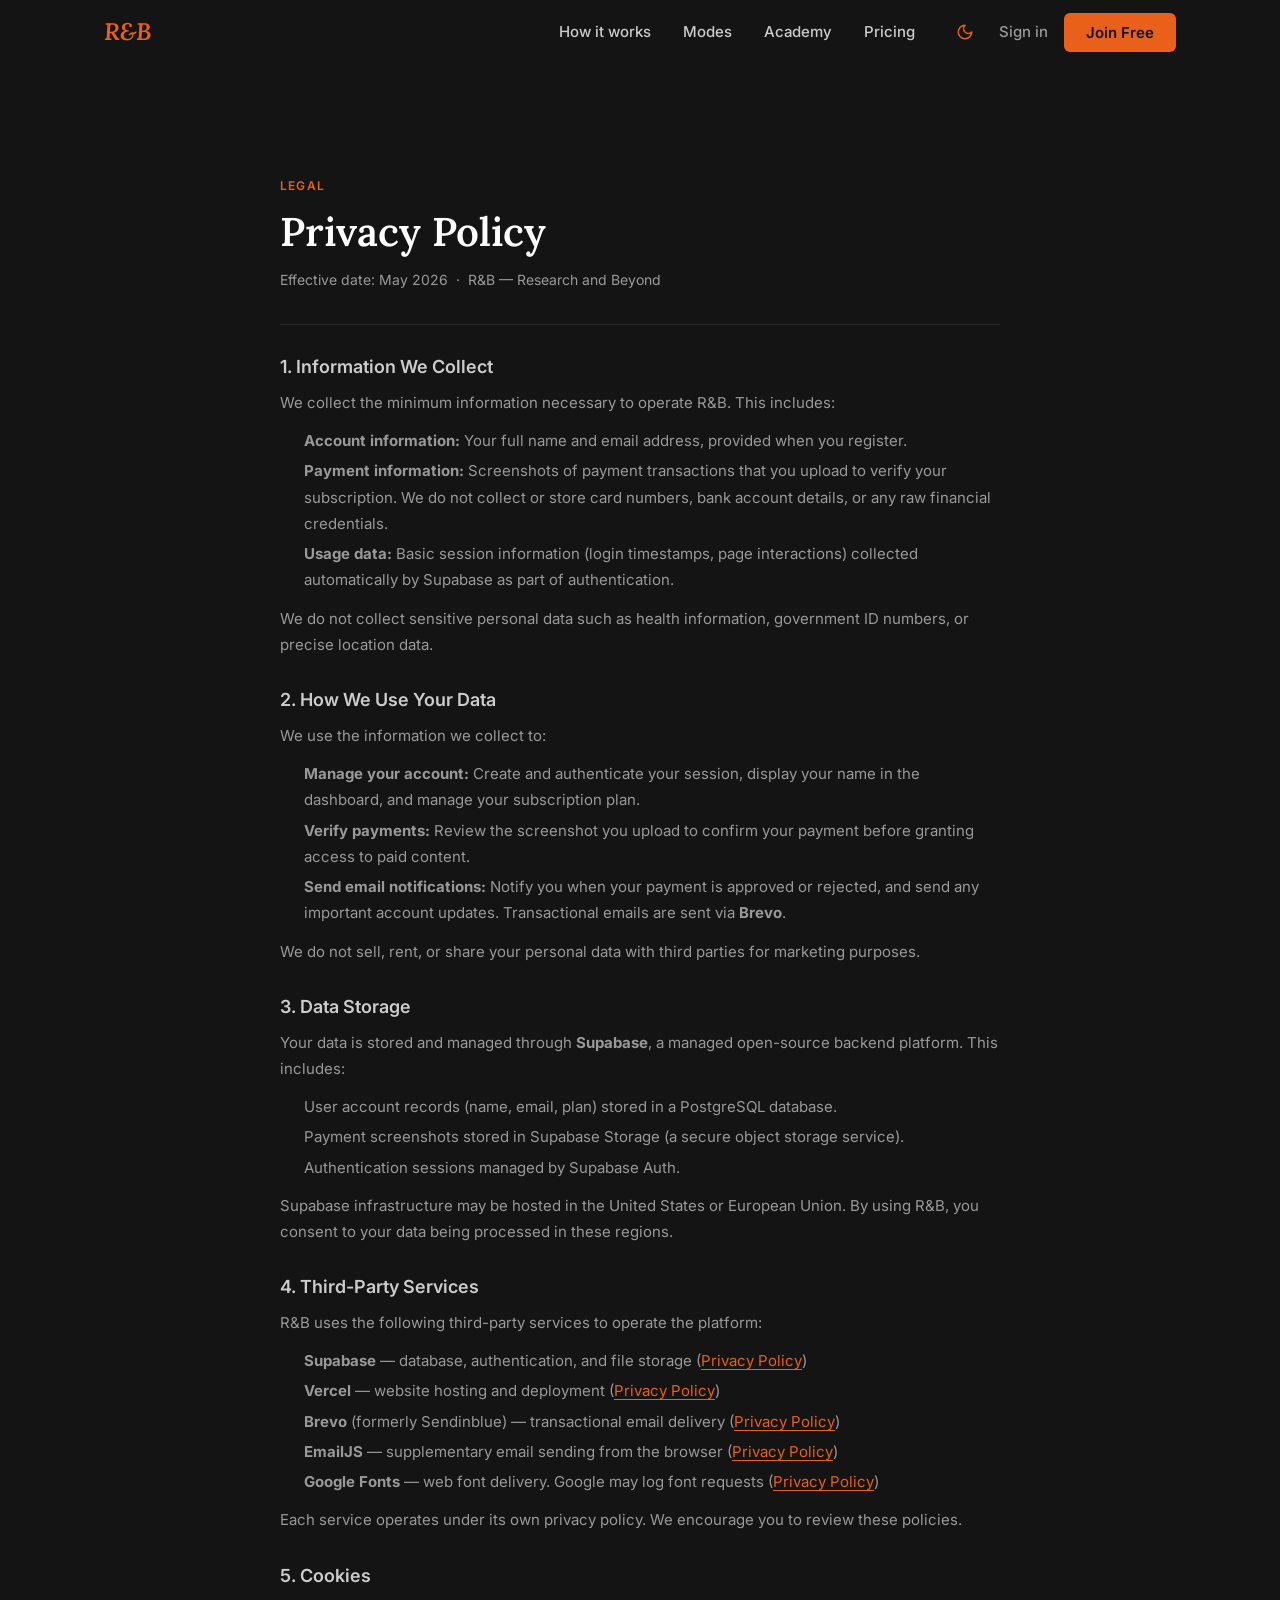
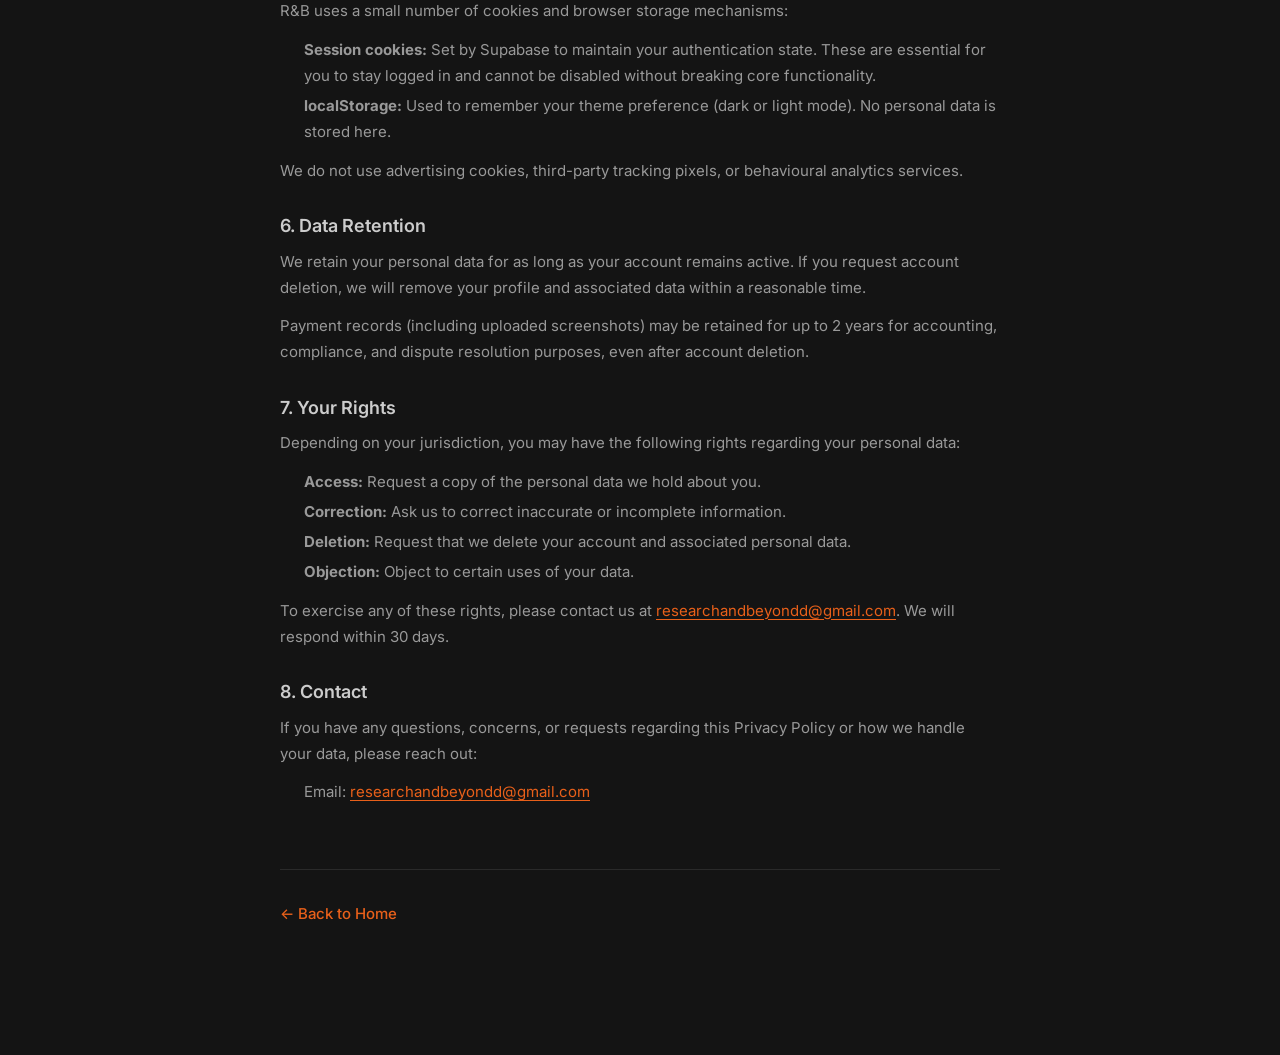
<file: privacy.html>
<!DOCTYPE html>
<html lang="en" data-theme="light">
<head>
  <meta charset="UTF-8" />
  <meta name="viewport" content="width=device-width, initial-scale=1.0" />
  <title>Privacy Policy — R&amp;B Research and Beyond</title>
  <meta name="description" content="Privacy Policy for R&B Research and Beyond." />
  <link rel="preconnect" href="https://fonts.googleapis.com" />
  <link rel="preconnect" href="https://fonts.gstatic.com" crossorigin />
  <link href="https://fonts.googleapis.com/css2?family=Inter:wght@400;500;600;700&family=Lora:ital,wght@0,400;0,600;1,400;1,600&display=swap" rel="stylesheet" />
  <link rel="stylesheet" href="style.css" />
  <link rel="icon" type="image/jpeg" href="./logo.jpg" />
</head>
<body>

  <header class="rb-nav" id="rb-nav" role="banner">
    <div class="rb-nav__inner">
      <a href="index.html" class="rb-logo" aria-label="R&B — Research and Beyond home">R&amp;B</a>
      <nav class="rb-nav__links" aria-label="Primary navigation">
        <a href="index.html#how-it-works">How it works</a>
        <a href="index.html#modes">Modes</a>
        <a href="index.html#academy">Academy</a>
        <a href="index.html#pricing">Pricing</a>
      </nav>
      <div class="rb-nav__actions">
        <button class="rb-theme-toggle" id="rb-theme-toggle" aria-label="Toggle dark mode">
          <svg xmlns="http://www.w3.org/2000/svg" width="18" height="18" viewBox="0 0 24 24" fill="none" stroke="currentColor" stroke-width="2" stroke-linecap="round" stroke-linejoin="round" class="icon-sun" aria-hidden="true"><circle cx="12" cy="12" r="4"/><path d="M12 2v2M12 20v2M4.93 4.93l1.41 1.41M17.66 17.66l1.41 1.41M2 12h2M20 12h2M6.34 17.66l-1.41 1.41M19.07 4.93l-1.41 1.41"/></svg>
          <svg xmlns="http://www.w3.org/2000/svg" width="18" height="18" viewBox="0 0 24 24" fill="none" stroke="currentColor" stroke-width="2" stroke-linecap="round" stroke-linejoin="round" class="icon-moon" aria-hidden="true"><path d="M12 3a6 6 0 0 0 9 9 9 9 0 1 1-9-9Z"/></svg>
        </button>
        <a href="signin.html" class="rb-signin">Sign in</a>
        <a href="signup.html" class="rb-btn rb-btn--amber">Join Free</a>
        <button class="rb-hamburger" id="rb-hamburger" aria-label="Open menu" aria-expanded="false" aria-controls="rb-mobile-menu">
          <span></span><span></span><span></span>
        </button>
      </div>
    </div>
  </header>

  <div class="rb-mobile-menu" id="rb-mobile-menu" role="dialog" aria-modal="true" aria-label="Mobile navigation">
    <nav aria-label="Mobile navigation links">
      <a href="index.html#how-it-works">How it works</a>
      <a href="index.html#modes">Modes</a>
      <a href="index.html#academy">Academy</a>
      <a href="index.html#pricing">Pricing</a>
      <a href="signin.html" class="rb-mobile-signin">Sign in</a>
      <a href="signup.html" class="rb-btn rb-btn--amber rb-mobile-cta">Join Free</a>
    </nav>
  </div>

  <main class="rb-legal">
    <div class="rb-container">
      <div class="rb-legal__wrap">

        <header class="rb-legal__header">
          <p class="rb-eyebrow">Legal</p>
          <h1 class="rb-legal__title">Privacy Policy</h1>
          <p class="rb-legal__meta">Effective date: May 2026 &nbsp;&middot;&nbsp; R&amp;B — Research and Beyond</p>
        </header>

        <section class="rb-legal__section">
          <h2>1. Information We Collect</h2>
          <p>We collect the minimum information necessary to operate R&amp;B. This includes:</p>
          <ul>
            <li><strong>Account information:</strong> Your full name and email address, provided when you register.</li>
            <li><strong>Payment information:</strong> Screenshots of payment transactions that you upload to verify your subscription. We do not collect or store card numbers, bank account details, or any raw financial credentials.</li>
            <li><strong>Usage data:</strong> Basic session information (login timestamps, page interactions) collected automatically by Supabase as part of authentication.</li>
          </ul>
          <p>We do not collect sensitive personal data such as health information, government ID numbers, or precise location data.</p>
        </section>

        <section class="rb-legal__section">
          <h2>2. How We Use Your Data</h2>
          <p>We use the information we collect to:</p>
          <ul>
            <li><strong>Manage your account:</strong> Create and authenticate your session, display your name in the dashboard, and manage your subscription plan.</li>
            <li><strong>Verify payments:</strong> Review the screenshot you upload to confirm your payment before granting access to paid content.</li>
            <li><strong>Send email notifications:</strong> Notify you when your payment is approved or rejected, and send any important account updates. Transactional emails are sent via <strong>Brevo</strong>.</li>
          </ul>
          <p>We do not sell, rent, or share your personal data with third parties for marketing purposes.</p>
        </section>

        <section class="rb-legal__section">
          <h2>3. Data Storage</h2>
          <p>Your data is stored and managed through <strong>Supabase</strong>, a managed open-source backend platform. This includes:</p>
          <ul>
            <li>User account records (name, email, plan) stored in a PostgreSQL database.</li>
            <li>Payment screenshots stored in Supabase Storage (a secure object storage service).</li>
            <li>Authentication sessions managed by Supabase Auth.</li>
          </ul>
          <p>Supabase infrastructure may be hosted in the United States or European Union. By using R&amp;B, you consent to your data being processed in these regions.</p>
        </section>

        <section class="rb-legal__section">
          <h2>4. Third-Party Services</h2>
          <p>R&amp;B uses the following third-party services to operate the platform:</p>
          <ul>
            <li><strong>Supabase</strong> — database, authentication, and file storage (<a href="https://supabase.com/privacy" target="_blank" rel="noopener">Privacy Policy</a>)</li>
            <li><strong>Vercel</strong> — website hosting and deployment (<a href="https://vercel.com/legal/privacy-policy" target="_blank" rel="noopener">Privacy Policy</a>)</li>
            <li><strong>Brevo</strong> (formerly Sendinblue) — transactional email delivery (<a href="https://www.brevo.com/legal/privacypolicy/" target="_blank" rel="noopener">Privacy Policy</a>)</li>
            <li><strong>EmailJS</strong> — supplementary email sending from the browser (<a href="https://www.emailjs.com/legal/privacy-policy/" target="_blank" rel="noopener">Privacy Policy</a>)</li>
            <li><strong>Google Fonts</strong> — web font delivery. Google may log font requests (<a href="https://policies.google.com/privacy" target="_blank" rel="noopener">Privacy Policy</a>)</li>
          </ul>
          <p>Each service operates under its own privacy policy. We encourage you to review these policies.</p>
        </section>

        <section class="rb-legal__section">
          <h2>5. Cookies</h2>
          <p>R&amp;B uses a small number of cookies and browser storage mechanisms:</p>
          <ul>
            <li><strong>Session cookies:</strong> Set by Supabase to maintain your authentication state. These are essential for you to stay logged in and cannot be disabled without breaking core functionality.</li>
            <li><strong>localStorage:</strong> Used to remember your theme preference (dark or light mode). No personal data is stored here.</li>
          </ul>
          <p>We do not use advertising cookies, third-party tracking pixels, or behavioural analytics services.</p>
        </section>

        <section class="rb-legal__section">
          <h2>6. Data Retention</h2>
          <p>We retain your personal data for as long as your account remains active. If you request account deletion, we will remove your profile and associated data within a reasonable time.</p>
          <p>Payment records (including uploaded screenshots) may be retained for up to 2 years for accounting, compliance, and dispute resolution purposes, even after account deletion.</p>
        </section>

        <section class="rb-legal__section">
          <h2>7. Your Rights</h2>
          <p>Depending on your jurisdiction, you may have the following rights regarding your personal data:</p>
          <ul>
            <li><strong>Access:</strong> Request a copy of the personal data we hold about you.</li>
            <li><strong>Correction:</strong> Ask us to correct inaccurate or incomplete information.</li>
            <li><strong>Deletion:</strong> Request that we delete your account and associated personal data.</li>
            <li><strong>Objection:</strong> Object to certain uses of your data.</li>
          </ul>
          <p>To exercise any of these rights, please contact us at <a href="mailto:researchandbeyondd@gmail.com">researchandbeyondd@gmail.com</a>. We will respond within 30 days.</p>
        </section>

        <section class="rb-legal__section">
          <h2>8. Contact</h2>
          <p>If you have any questions, concerns, or requests regarding this Privacy Policy or how we handle your data, please reach out:</p>
          <ul>
            <li>Email: <a href="mailto:researchandbeyondd@gmail.com">researchandbeyondd@gmail.com</a></li>
          </ul>
        </section>

        <a href="index.html" class="rb-legal__back">&#8592; Back to Home</a>

      </div>
    </div>
  </main>

  <script src="script.js"></script>
</body>
</html>
</file>
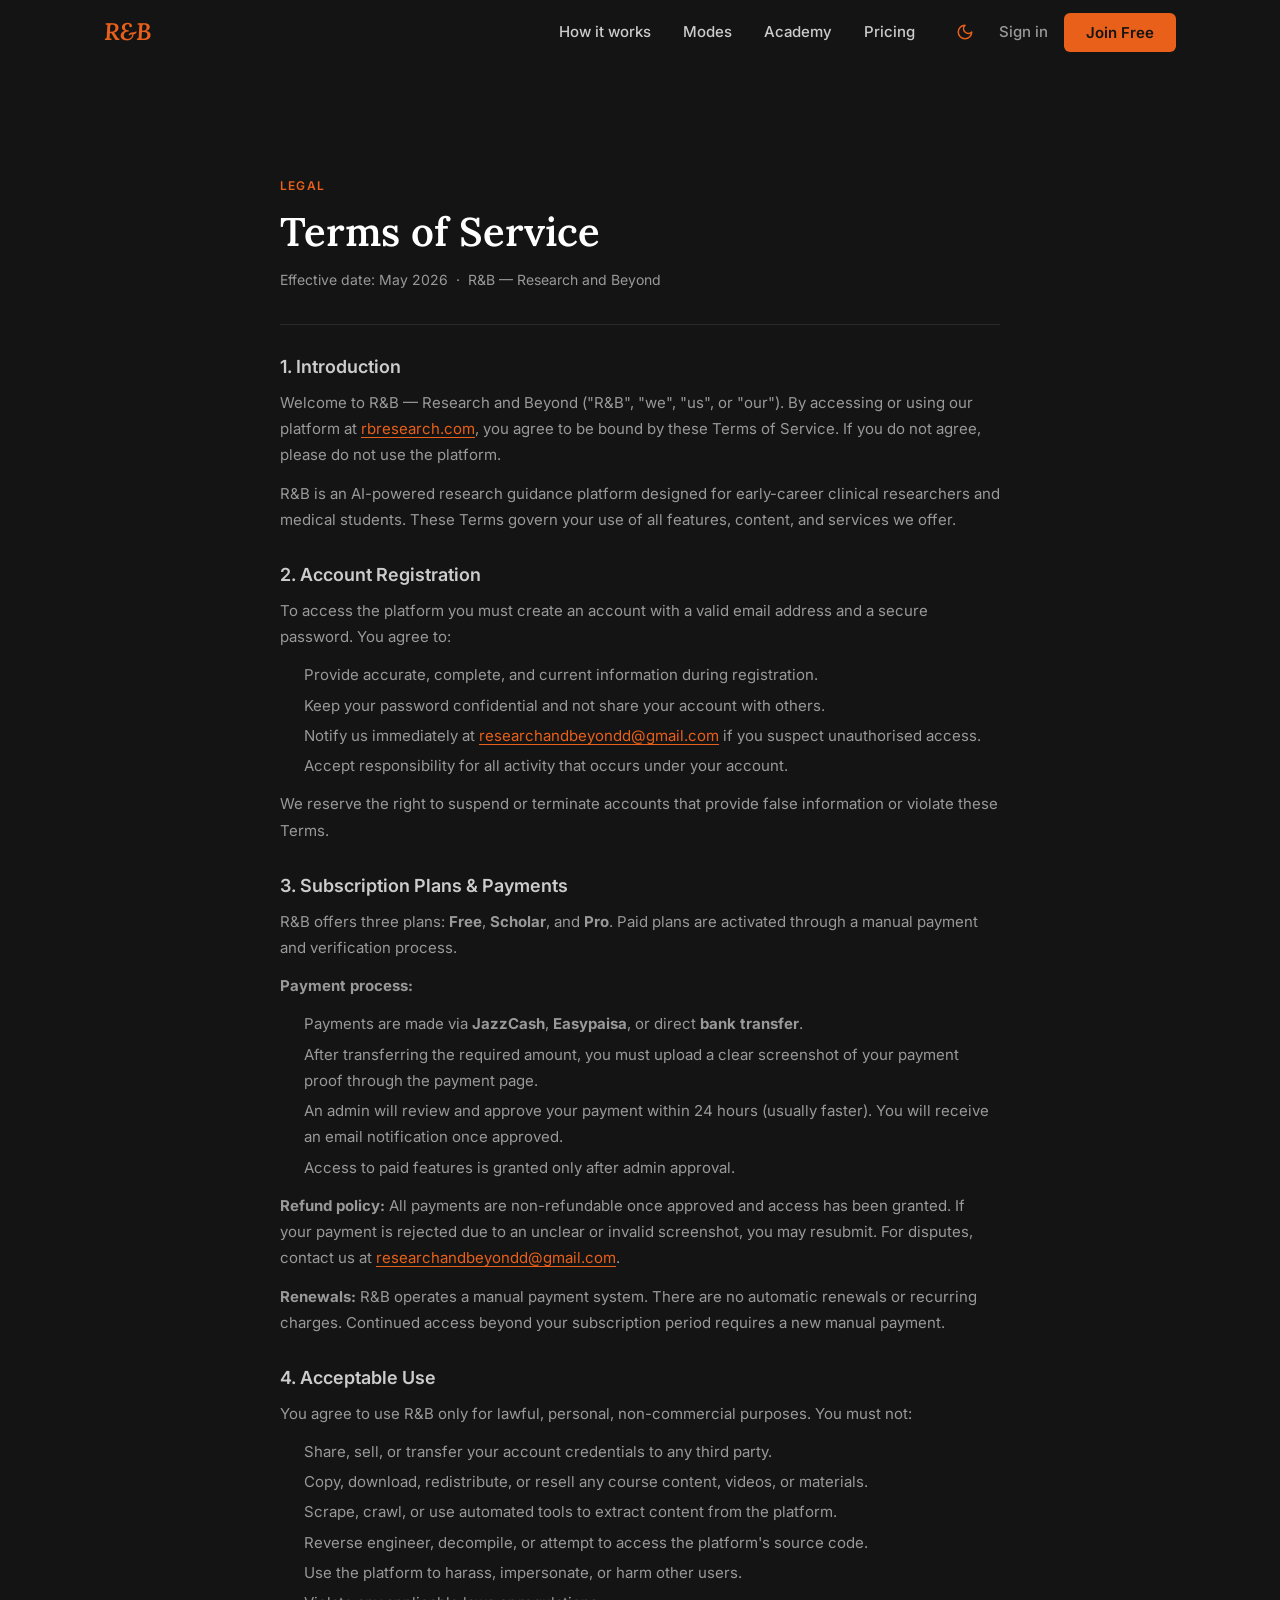
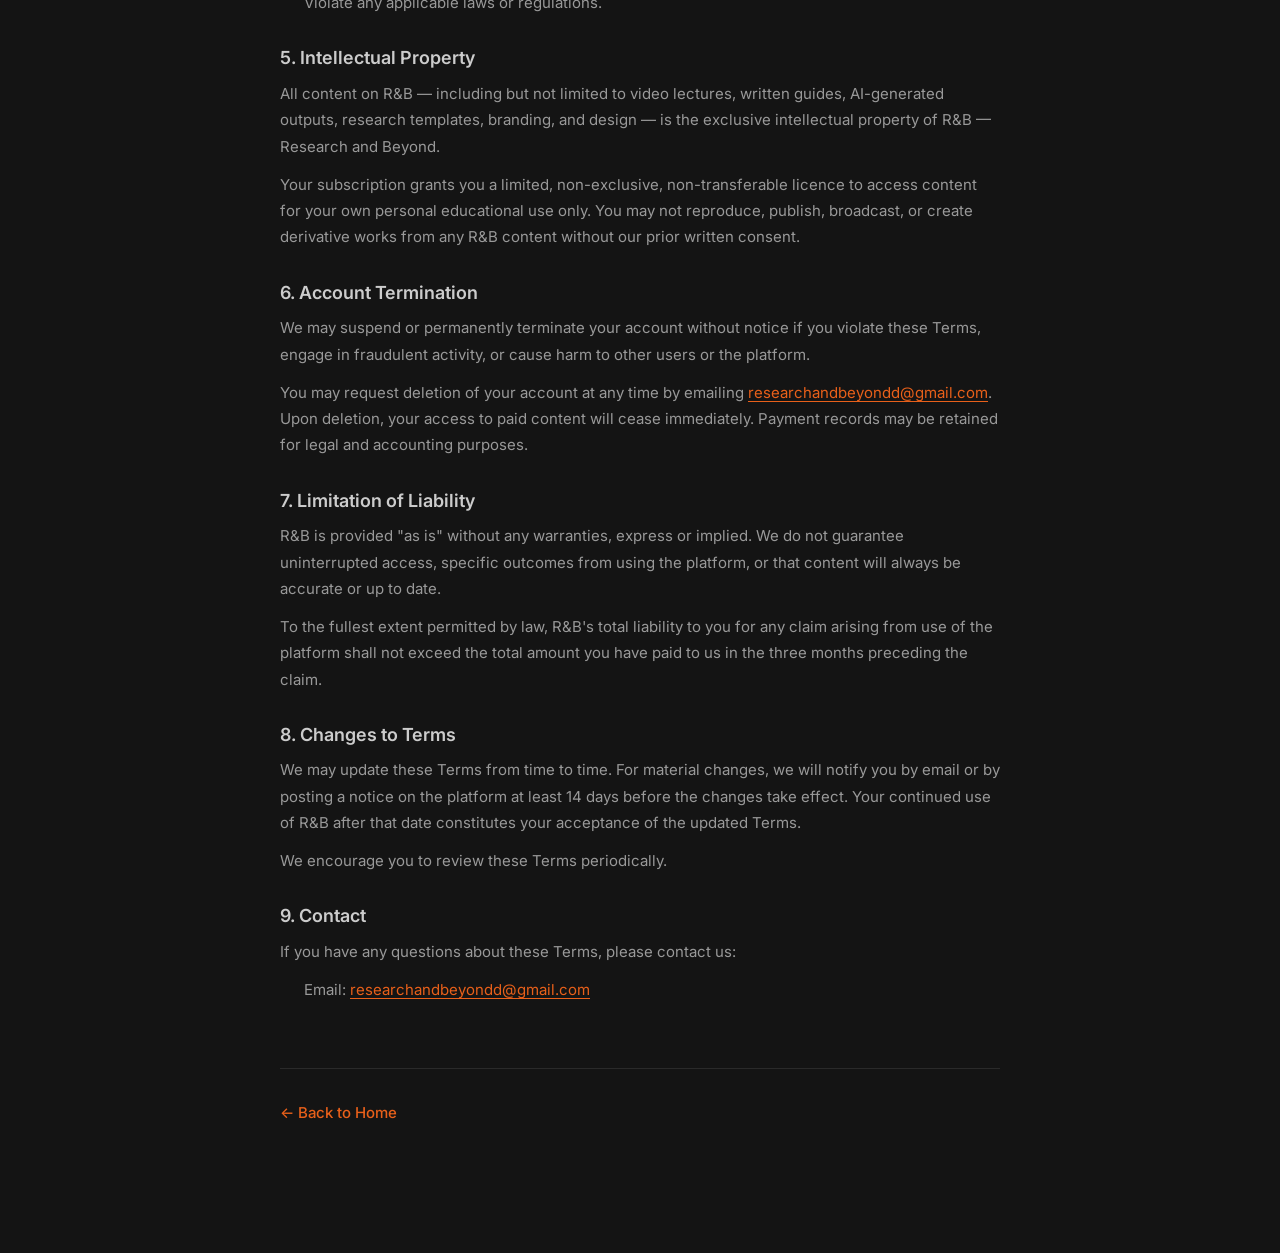
<file: terms.html>
<!DOCTYPE html>
<html lang="en" data-theme="light">
<head>
  <meta charset="UTF-8" />
  <meta name="viewport" content="width=device-width, initial-scale=1.0" />
  <title>Terms of Service — R&amp;B Research and Beyond</title>
  <meta name="description" content="Terms of Service for R&B Research and Beyond." />
  <link rel="preconnect" href="https://fonts.googleapis.com" />
  <link rel="preconnect" href="https://fonts.gstatic.com" crossorigin />
  <link href="https://fonts.googleapis.com/css2?family=Inter:wght@400;500;600;700&family=Lora:ital,wght@0,400;0,600;1,400;1,600&display=swap" rel="stylesheet" />
  <link rel="stylesheet" href="style.css" />
  <link rel="icon" type="image/jpeg" href="./logo.jpg" />
</head>
<body>

  <header class="rb-nav" id="rb-nav" role="banner">
    <div class="rb-nav__inner">
      <a href="index.html" class="rb-logo" aria-label="R&B — Research and Beyond home">R&amp;B</a>
      <nav class="rb-nav__links" aria-label="Primary navigation">
        <a href="index.html#how-it-works">How it works</a>
        <a href="index.html#modes">Modes</a>
        <a href="index.html#academy">Academy</a>
        <a href="index.html#pricing">Pricing</a>
      </nav>
      <div class="rb-nav__actions">
        <button class="rb-theme-toggle" id="rb-theme-toggle" aria-label="Toggle dark mode">
          <svg xmlns="http://www.w3.org/2000/svg" width="18" height="18" viewBox="0 0 24 24" fill="none" stroke="currentColor" stroke-width="2" stroke-linecap="round" stroke-linejoin="round" class="icon-sun" aria-hidden="true"><circle cx="12" cy="12" r="4"/><path d="M12 2v2M12 20v2M4.93 4.93l1.41 1.41M17.66 17.66l1.41 1.41M2 12h2M20 12h2M6.34 17.66l-1.41 1.41M19.07 4.93l-1.41 1.41"/></svg>
          <svg xmlns="http://www.w3.org/2000/svg" width="18" height="18" viewBox="0 0 24 24" fill="none" stroke="currentColor" stroke-width="2" stroke-linecap="round" stroke-linejoin="round" class="icon-moon" aria-hidden="true"><path d="M12 3a6 6 0 0 0 9 9 9 9 0 1 1-9-9Z"/></svg>
        </button>
        <a href="signin.html" class="rb-signin">Sign in</a>
        <a href="signup.html" class="rb-btn rb-btn--amber">Join Free</a>
        <button class="rb-hamburger" id="rb-hamburger" aria-label="Open menu" aria-expanded="false" aria-controls="rb-mobile-menu">
          <span></span><span></span><span></span>
        </button>
      </div>
    </div>
  </header>

  <div class="rb-mobile-menu" id="rb-mobile-menu" role="dialog" aria-modal="true" aria-label="Mobile navigation">
    <nav aria-label="Mobile navigation links">
      <a href="index.html#how-it-works">How it works</a>
      <a href="index.html#modes">Modes</a>
      <a href="index.html#academy">Academy</a>
      <a href="index.html#pricing">Pricing</a>
      <a href="signin.html" class="rb-mobile-signin">Sign in</a>
      <a href="signup.html" class="rb-btn rb-btn--amber rb-mobile-cta">Join Free</a>
    </nav>
  </div>

  <main class="rb-legal">
    <div class="rb-container">
      <div class="rb-legal__wrap">

        <header class="rb-legal__header">
          <p class="rb-eyebrow">Legal</p>
          <h1 class="rb-legal__title">Terms of Service</h1>
          <p class="rb-legal__meta">Effective date: May 2026 &nbsp;&middot;&nbsp; R&amp;B — Research and Beyond</p>
        </header>

        <section class="rb-legal__section">
          <h2>1. Introduction</h2>
          <p>Welcome to R&amp;B — Research and Beyond ("R&amp;B", "we", "us", or "our"). By accessing or using our platform at <a href="index.html">rbresearch.com</a>, you agree to be bound by these Terms of Service. If you do not agree, please do not use the platform.</p>
          <p>R&amp;B is an AI-powered research guidance platform designed for early-career clinical researchers and medical students. These Terms govern your use of all features, content, and services we offer.</p>
        </section>

        <section class="rb-legal__section">
          <h2>2. Account Registration</h2>
          <p>To access the platform you must create an account with a valid email address and a secure password. You agree to:</p>
          <ul>
            <li>Provide accurate, complete, and current information during registration.</li>
            <li>Keep your password confidential and not share your account with others.</li>
            <li>Notify us immediately at <a href="mailto:researchandbeyondd@gmail.com">researchandbeyondd@gmail.com</a> if you suspect unauthorised access.</li>
            <li>Accept responsibility for all activity that occurs under your account.</li>
          </ul>
          <p>We reserve the right to suspend or terminate accounts that provide false information or violate these Terms.</p>
        </section>

        <section class="rb-legal__section">
          <h2>3. Subscription Plans &amp; Payments</h2>
          <p>R&amp;B offers three plans: <strong>Free</strong>, <strong>Scholar</strong>, and <strong>Pro</strong>. Paid plans are activated through a manual payment and verification process.</p>
          <p><strong>Payment process:</strong></p>
          <ul>
            <li>Payments are made via <strong>JazzCash</strong>, <strong>Easypaisa</strong>, or direct <strong>bank transfer</strong>.</li>
            <li>After transferring the required amount, you must upload a clear screenshot of your payment proof through the payment page.</li>
            <li>An admin will review and approve your payment within 24 hours (usually faster). You will receive an email notification once approved.</li>
            <li>Access to paid features is granted only after admin approval.</li>
          </ul>
          <p><strong>Refund policy:</strong> All payments are non-refundable once approved and access has been granted. If your payment is rejected due to an unclear or invalid screenshot, you may resubmit. For disputes, contact us at <a href="mailto:researchandbeyondd@gmail.com">researchandbeyondd@gmail.com</a>.</p>
          <p><strong>Renewals:</strong> R&amp;B operates a manual payment system. There are no automatic renewals or recurring charges. Continued access beyond your subscription period requires a new manual payment.</p>
        </section>

        <section class="rb-legal__section">
          <h2>4. Acceptable Use</h2>
          <p>You agree to use R&amp;B only for lawful, personal, non-commercial purposes. You must not:</p>
          <ul>
            <li>Share, sell, or transfer your account credentials to any third party.</li>
            <li>Copy, download, redistribute, or resell any course content, videos, or materials.</li>
            <li>Scrape, crawl, or use automated tools to extract content from the platform.</li>
            <li>Reverse engineer, decompile, or attempt to access the platform's source code.</li>
            <li>Use the platform to harass, impersonate, or harm other users.</li>
            <li>Violate any applicable laws or regulations.</li>
          </ul>
        </section>

        <section class="rb-legal__section">
          <h2>5. Intellectual Property</h2>
          <p>All content on R&amp;B — including but not limited to video lectures, written guides, AI-generated outputs, research templates, branding, and design — is the exclusive intellectual property of R&amp;B — Research and Beyond.</p>
          <p>Your subscription grants you a limited, non-exclusive, non-transferable licence to access content for your own personal educational use only. You may not reproduce, publish, broadcast, or create derivative works from any R&amp;B content without our prior written consent.</p>
        </section>

        <section class="rb-legal__section">
          <h2>6. Account Termination</h2>
          <p>We may suspend or permanently terminate your account without notice if you violate these Terms, engage in fraudulent activity, or cause harm to other users or the platform.</p>
          <p>You may request deletion of your account at any time by emailing <a href="mailto:researchandbeyondd@gmail.com">researchandbeyondd@gmail.com</a>. Upon deletion, your access to paid content will cease immediately. Payment records may be retained for legal and accounting purposes.</p>
        </section>

        <section class="rb-legal__section">
          <h2>7. Limitation of Liability</h2>
          <p>R&amp;B is provided "as is" without any warranties, express or implied. We do not guarantee uninterrupted access, specific outcomes from using the platform, or that content will always be accurate or up to date.</p>
          <p>To the fullest extent permitted by law, R&amp;B's total liability to you for any claim arising from use of the platform shall not exceed the total amount you have paid to us in the three months preceding the claim.</p>
        </section>

        <section class="rb-legal__section">
          <h2>8. Changes to Terms</h2>
          <p>We may update these Terms from time to time. For material changes, we will notify you by email or by posting a notice on the platform at least 14 days before the changes take effect. Your continued use of R&amp;B after that date constitutes your acceptance of the updated Terms.</p>
          <p>We encourage you to review these Terms periodically.</p>
        </section>

        <section class="rb-legal__section">
          <h2>9. Contact</h2>
          <p>If you have any questions about these Terms, please contact us:</p>
          <ul>
            <li>Email: <a href="mailto:researchandbeyondd@gmail.com">researchandbeyondd@gmail.com</a></li>
          </ul>
        </section>

        <a href="index.html" class="rb-legal__back">&#8592; Back to Home</a>

      </div>
    </div>
  </main>

  <script src="script.js"></script>
</body>
</html>
</file>
<file: style.css>
/* ============================================================
   R&B — Research and Beyond | style.css
   Design: Notion clarity + Linear polish + medical-journal trust
   ============================================================ */

/* ============================================================
   DESIGN TOKENS
   ============================================================ */
:root {
  /* Brand colors */
  --navy-900: #141414;
  --navy-700: #1E1E1E;
  --amber-500: #E8601A;
  --amber-400: #F07840;

  /* Text */
  --ink-900: #0B1220;
  --ink-600: #4A5568;
  --ink-400: #94A3B8;

  /* Backgrounds */
  --paper: #FFFFFF;
  --paper-50: #FAFAF7;
  --paper-100: #F4F4EE;
  --border: #E5E5DC;

  /* Semantic aliases (light mode defaults) */
  --bg: var(--paper);
  --bg-elev: var(--paper-50);
  --text: var(--ink-900);
  --text-muted: var(--ink-600);

  /* Spacing scale */
  --space-1: 4px;
  --space-2: 8px;
  --space-3: 12px;
  --space-4: 16px;
  --space-6: 24px;
  --space-8: 32px;
  --space-12: 48px;
  --space-16: 64px;
  --space-24: 96px;
  --space-32: 128px;

  /* Border radius */
  --radius-1: 6px;
  --radius-2: 10px;
  --radius-3: 16px;
  --radius-4: 24px;

  /* Layout */
  --max-width: 1200px;
  --gutter-mobile: 24px;
  --gutter-desktop: 64px;

  /* Nav height */
  --nav-height: 64px;

  /* Transitions */
  --transition: 200ms ease;
}

/* ============================================================
   DARK MODE TOKENS
   ============================================================ */
[data-theme="dark"] {
  --bg: #141414;
  --bg-elev: #1E1E1E;
  --text: #cccccc;
  --text-muted: #999999;
  --paper: #252525;
  --paper-50: #1E1E1E;
  --paper-100: #141414;
  --border: #2a2a2a;
  --ink-900: #ffffff;
  --ink-600: #999999;
}

[data-theme="dark"] h1,
[data-theme="dark"] h2,
[data-theme="dark"] h3,
[data-theme="dark"] h4 {
  color: #ffffff;
}

[data-theme="dark"] .rb-eyebrow {
  color: var(--amber-500);
}

/* ============================================================
   RESET & BASE
   ============================================================ */
*, *::before, *::after {
  box-sizing: border-box;
  margin: 0;
  padding: 0;
}

html {
  scroll-behavior: smooth;
  /* Reserve space for the sticky/fixed nav so anchor targets aren't hidden beneath it.
     Applies to native browser anchor navigation (cross-page links, hash changes)
     and to scrollIntoView() calls. window.scrollTo() is handled separately in JS. */
  scroll-padding-top: calc(var(--nav-height) + 16px);
  font-size: 16px;
  overflow-x: hidden;
}

/* scroll-margin-top on each anchor target is the element-side counterpart.
   Covers browsers that implement one property but not the other, and also
   makes scrollIntoView({ block: 'start' }) respect the nav offset. */
section[id] {
  scroll-margin-top: calc(var(--nav-height) + 16px);
}

body {
  font-family: 'Inter', system-ui, sans-serif;
  font-weight: 400;
  line-height: 1.6;
  color: var(--text);
  background-color: var(--bg);
  -webkit-font-smoothing: antialiased;
  overflow-x: hidden;
  transition: background-color var(--transition), color var(--transition);
}

img {
  max-width: 100%;
  height: auto;
  display: block;
}

a {
  color: inherit;
  text-decoration: none;
}

button {
  font-family: inherit;
  cursor: pointer;
  border: none;
  background: none;
}

ul {
  list-style: none;
}

/* ============================================================
   TYPOGRAPHY
   ============================================================ */
h1, h2, h3, h4 {
  line-height: 1.15;
  font-weight: 600;
}

h1 { font-size: clamp(2.25rem, 5vw, 4rem); }
h2 { font-size: clamp(1.75rem, 3.5vw, 2.75rem); }
h3 { font-size: clamp(1.1rem, 2vw, 1.35rem); }

p { line-height: 1.7; }

/* ============================================================
   LAYOUT UTILITIES
   ============================================================ */
.rb-container {
  width: 100%;
  max-width: var(--max-width);
  margin: 0 auto;
  padding: 0 var(--gutter-mobile);
}

@media (min-width: 1024px) {
  .rb-container {
    padding: 0 var(--gutter-desktop);
  }
}

.rb-section {
  padding: var(--space-24) 0;
  content-visibility: auto;
  contain-intrinsic-size: auto 500px;
}

.rb-section--paper50 {
  background-color: var(--paper-50);
}

/* ============================================================
   SHARED COMPONENT STYLES
   ============================================================ */

/* Eyebrow label */
.rb-eyebrow {
  font-family: 'Inter', sans-serif;
  font-size: 0.75rem;
  font-weight: 600;
  letter-spacing: 0.1em;
  text-transform: uppercase;
  color: var(--ink-600);
  margin-bottom: var(--space-3);
}

/* Section headings */
.rb-section-heading {
  font-family: 'Lora', Georgia, serif;
  font-weight: 600;
  color: var(--navy-900);
  margin-bottom: var(--space-4);
}

[data-theme="dark"] .rb-section-heading {
  color: #ffffff;
}

.rb-section-subhead {
  font-size: 1.125rem;
  color: var(--ink-600);
  max-width: 600px;
  margin-bottom: var(--space-12);
}

/* Buttons */
.rb-btn {
  display: inline-flex;
  align-items: center;
  gap: var(--space-2);
  padding: 10px 20px;
  border-radius: var(--radius-1);
  font-family: 'Inter', sans-serif;
  font-size: 0.9375rem;
  font-weight: 600;
  line-height: 1;
  transition: background-color var(--transition), color var(--transition), border-color var(--transition), box-shadow var(--transition);
  white-space: nowrap;
  cursor: pointer;
}

.rb-btn--amber {
  background-color: var(--amber-500);
  color: var(--navy-900);
  border: 2px solid transparent;
}

.rb-btn--amber:hover,
.rb-btn--amber:focus-visible {
  background-color: var(--amber-400);
  box-shadow: 0 2px 12px rgba(232, 163, 61, 0.35);
}

.rb-btn--outline {
  background-color: transparent;
  color: var(--navy-900);
  border: 2px solid var(--navy-900);
}

[data-theme="dark"] .rb-btn--outline {
  color: var(--text);
  border-color: var(--text);
}

.rb-btn--outline:hover,
.rb-btn--outline:focus-visible {
  background-color: var(--navy-900);
  color: var(--paper);
}

[data-theme="dark"] .rb-btn--outline:hover {
  background-color: var(--text);
  color: var(--bg);
}

.rb-btn--lg {
  padding: 14px 28px;
  font-size: 1rem;
}

.rb-btn--full {
  width: 100%;
  justify-content: center;
}

/* Focus ring */
:focus-visible {
  outline: 2px solid var(--amber-500);
  outline-offset: 3px;
  border-radius: var(--radius-1);
}

/* ============================================================
   NAVIGATION
   ============================================================ */
.rb-nav {
  position: sticky;
  top: 0;
  z-index: 100;
  height: var(--nav-height);
  display: flex;
  align-items: center;
  background-color: transparent;
  transition: background-color var(--transition), box-shadow var(--transition);
}

.rb-nav.rb-nav--scrolled {
  background-color: rgba(255, 255, 255, 0.9);
  backdrop-filter: blur(12px);
  -webkit-backdrop-filter: blur(12px);
  box-shadow: 0 1px 0 var(--border);
}

[data-theme="dark"] .rb-nav.rb-nav--scrolled {
  background-color: rgba(11, 18, 32, 0.9);
}

.rb-nav__inner {
  width: 100%;
  max-width: var(--max-width);
  margin: 0 auto;
  padding: 0 var(--gutter-mobile);
  display: flex;
  align-items: center;
  gap: var(--space-8);
}

@media (min-width: 1024px) {
  .rb-nav__inner {
    padding: 0 var(--gutter-desktop);
  }
}

/* Logo */
.rb-logo {
  font-family: 'Lora', Georgia, serif;
  font-style: italic;
  font-weight: 600;
  font-size: 1.5rem;
  color: var(--navy-900);
  flex-shrink: 0;
  letter-spacing: -0.01em;
}

[data-theme="dark"] .rb-logo {
  color: var(--amber-500);
}

/* Desktop nav links */
.rb-nav__links {
  display: none;
  align-items: center;
  gap: var(--space-8);
  margin-left: auto;
}

@media (min-width: 900px) {
  .rb-nav__links {
    display: flex;
  }
}

.rb-nav__links a {
  font-size: 0.9375rem;
  font-weight: 500;
  color: var(--ink-600);
  transition: color var(--transition);
  padding: var(--space-2) 0;
}

.rb-nav__links a:hover {
  color: var(--navy-900);
}

[data-theme="dark"] .rb-nav__links a {
  color: #cccccc;
}

[data-theme="dark"] .rb-nav__links a:hover {
  color: var(--text);
}

/* Nav actions */
.rb-nav__actions {
  display: flex;
  align-items: center;
  gap: var(--space-4);
  margin-left: auto;
}

@media (min-width: 900px) {
  .rb-nav__actions {
    margin-left: 0;
  }
}

.rb-signin {
  display: none;
  font-size: 0.9375rem;
  font-weight: 500;
  color: var(--ink-600);
  transition: color var(--transition);
}

@media (min-width: 900px) {
  .rb-signin { display: block; }
}

.rb-signin:hover { color: var(--navy-900); }

/* Logged-in nav user pill */
.rb-nav__user {
  display: none;
  align-items: center;
  gap: var(--space-2);
  text-decoration: none;
  color: inherit;
}

@media (min-width: 900px) { .rb-nav__user { display: flex; } }

.rb-nav__user-avatar {
  width: 30px;
  height: 30px;
  border-radius: 50%;
  background: linear-gradient(135deg, var(--navy-700), var(--amber-500));
  color: #fff;
  font-size: 0.75rem;
  font-weight: 700;
  display: flex;
  align-items: center;
  justify-content: center;
  flex-shrink: 0;
}

.rb-nav__user-name {
  font-size: 0.9375rem;
  font-weight: 500;
  color: var(--text);
}

/* Theme toggle */
.rb-theme-toggle {
  width: 36px;
  height: 36px;
  display: flex;
  align-items: center;
  justify-content: center;
  border-radius: var(--radius-1);
  color: var(--ink-600);
  transition: color var(--transition), background-color var(--transition);
}

.rb-theme-toggle:hover {
  color: var(--navy-900);
  background-color: var(--paper-100);
}

[data-theme="light"] .icon-moon { display: none; }
[data-theme="dark"] .icon-sun { display: none; }
[data-theme="dark"] .rb-theme-toggle { color: var(--amber-500); }

/* Hamburger */
.rb-hamburger {
  display: flex;
  flex-direction: column;
  justify-content: center;
  gap: 5px;
  width: 36px;
  height: 36px;
  padding: 6px;
  border-radius: var(--radius-1);
  color: var(--ink-900);
}

@media (min-width: 900px) {
  .rb-hamburger { display: none; }
}

.rb-hamburger span {
  display: block;
  width: 100%;
  height: 2px;
  background-color: currentColor;
  border-radius: 2px;
  transition: transform var(--transition), opacity var(--transition);
}

.rb-hamburger[aria-expanded="true"] span:nth-child(1) {
  transform: translateY(7px) rotate(45deg);
}
.rb-hamburger[aria-expanded="true"] span:nth-child(2) {
  opacity: 0;
}
.rb-hamburger[aria-expanded="true"] span:nth-child(3) {
  transform: translateY(-7px) rotate(-45deg);
}

/* On mobile the nav must be position: fixed (not sticky) so that
   backdrop-filter on .rb-nav--scrolled cannot create a new containing
   block for position: fixed descendants. body gets matching padding-top
   to keep content from sliding under the bar. */
@media (max-width: 899px) {
  .rb-nav {
    position: fixed;
    top: 0;
    left: 0;
    right: 0;
    width: 100%;
  }

  body {
    padding-top: var(--nav-height);
  }
}

/* Mobile menu overlay */
.rb-mobile-menu {
  display: none;
  position: fixed;
  inset: var(--nav-height) 0 0 0;
  background-color: var(--bg);
  z-index: 99;
  padding: var(--space-8) var(--gutter-mobile);
  border-top: 1px solid var(--border);
  overflow-y: auto;
}

.rb-mobile-menu.rb-mobile-menu--open {
  display: flex;
  flex-direction: column;
}

.rb-mobile-menu nav {
  display: flex;
  flex-direction: column;
  gap: var(--space-4);
}

.rb-mobile-menu a {
  font-size: 1.125rem;
  font-weight: 500;
  color: var(--ink-900);
  padding: var(--space-3) 0;
  border-bottom: 1px solid var(--border);
}

.rb-mobile-menu .rb-mobile-signin {
  color: var(--ink-600);
}

.rb-mobile-cta {
  margin-top: var(--space-4);
  text-align: center;
}

/* ============================================================
   HERO
   ============================================================ */
.rb-hero {
  background-color: var(--navy-900);
  padding: var(--space-24) 0 var(--space-16);
  overflow: hidden;
  position: relative;
  min-height: 560px;
}


/* Warm amber accent glow — sits above canvas */
.rb-hero::before {
  content: '';
  position: absolute;
  top: -80px;
  right: -80px;
  width: 500px;
  height: 500px;
  background: radial-gradient(circle, rgba(232,163,61,0.08) 0%, transparent 70%);
  pointer-events: none;
  z-index: 1;
}

/* Soft radial vignette darkens edges, focuses eye on headline */
.rb-hero::after {
  content: '';
  position: absolute;
  inset: 0;
  background: radial-gradient(ellipse at 35% 50%, transparent 20%, rgba(15, 39, 71, 0.45) 65%, rgba(15, 39, 71, 0.68) 100%);
  pointer-events: none;
  z-index: 2;
}

.rb-hero__inner {
  display: grid;
  grid-template-columns: 1fr;
  gap: var(--space-16);
  align-items: center;
  position: relative;
  z-index: 3;
}


.rb-hero__content .rb-eyebrow {
  color: var(--amber-500);
}

.rb-hero__heading {
  font-family: 'Lora', Georgia, serif;
  font-weight: 400;
  font-size: clamp(2.25rem, 5vw, 4rem);
  color: #ffffff;
  color: #F4F1EA;
  margin-bottom: var(--space-6);
  line-height: 1.12;
}

.rb-hero__subhead {
  font-size: clamp(1.0625rem, 2vw, 1.25rem);
  color: #cccccc;
  margin-bottom: var(--space-8);
  max-width: 640px;
}

.rb-hero__ctas {
  display: flex;
  flex-wrap: wrap;
  gap: var(--space-4);
  margin-bottom: var(--space-6);
}

.rb-hero__ctas .rb-btn--outline {
  border-color: rgba(255,255,255,0.4);
  color: var(--paper);
}

.rb-hero__ctas .rb-btn--outline:hover {
  background-color: rgba(255,255,255,0.1);
  border-color: rgba(255,255,255,0.7);
}

.rb-hero__trust {
  font-size: 0.875rem;
  color: #888888;
  font-weight: 500;
}


/* ============================================================
   WHY WE EXIST
   ============================================================ */
.rb-why__inner {
  max-width: 800px;
  margin: 0 auto;
}

.rb-why__text .rb-section-heading {
  font-size: clamp(1.75rem, 3.5vw, 2.5rem);
  margin-bottom: var(--space-8);
}

.rb-why__body {
  display: flex;
  flex-direction: column;
  gap: var(--space-6);
  margin-bottom: var(--space-8);
}

.rb-why__body p {
  font-size: 1.0625rem;
  color: var(--ink-600);
  line-height: 1.75;
}

.rb-pullquote {
  font-family: 'Lora', Georgia, serif;
  font-style: italic;
  font-size: clamp(1.25rem, 2.5vw, 1.625rem);
  color: var(--navy-900);
  border-left: 4px solid var(--amber-500);
  padding-left: var(--space-6);
  margin: var(--space-8) 0 0;
  line-height: 1.4;
}

[data-theme="dark"] .rb-pullquote {
  color: var(--amber-400);
}

/* ============================================================
   PHASES — 13-PHASE JOURNEY
   ============================================================ */
.rb-phases .rb-container {
  margin-bottom: var(--space-8);
}

.rb-phases__scroll-wrap {
  overflow-x: auto;
  padding: var(--space-3) var(--gutter-mobile) var(--space-6);
  scrollbar-width: thin;
  scrollbar-color: var(--border) transparent;
  -webkit-overflow-scrolling: touch;
}

@media (min-width: 1024px) {
  .rb-phases__scroll-wrap {
    padding: var(--space-3) var(--gutter-desktop) var(--space-6);
  }
}

.rb-phases__track {
  display: flex;
  gap: var(--space-4);
  width: max-content;
  padding-bottom: var(--space-2);
}

@media (max-width: 767px) {
  .rb-phases__track {
    flex-direction: column;
    width: 100%;
  }
}

.rb-phase-card {
  background-color: var(--paper);
  border: 1px solid var(--border);
  border-radius: var(--radius-2);
  padding: var(--space-6);
  min-width: 200px;
  max-width: 220px;
  flex-shrink: 0;
  transition: border-color var(--transition), box-shadow var(--transition);
  position: relative;
}

@media (max-width: 767px) {
  .rb-phase-card {
    min-width: unset;
    max-width: 100%;
  }
}

.rb-phase-card:hover {
  border-color: var(--amber-500);
  box-shadow: 0 4px 20px rgba(0,0,0,0.07);
}

.rb-phase-card__num {
  display: block;
  font-size: 0.75rem;
  font-weight: 700;
  letter-spacing: 0.08em;
  color: var(--amber-500);
  margin-bottom: var(--space-3);
  font-family: 'Inter', monospace;
}

.rb-phase-card__name {
  font-size: 1rem;
  font-weight: 600;
  color: var(--navy-900);
  margin-bottom: var(--space-2);
  line-height: 1.3;
}

[data-theme="dark"] .rb-phase-card__name {
  color: var(--text);
}

.rb-phase-card__agent {
  font-size: 0.8125rem;
  font-weight: 600;
  color: var(--amber-500);
  margin-bottom: var(--space-3);
  font-style: italic;
}

.rb-phase-card__desc {
  font-size: 0.8125rem;
  color: var(--ink-600);
  line-height: 1.5;
}

.rb-phases__scroll-hint {
  text-align: center;
  font-size: 0.8125rem;
  color: var(--ink-400);
  padding-bottom: var(--space-3);
}

@media (max-width: 767px) {
  .rb-phases__scroll-hint { display: none; }
}

.rb-phases__scroll-outer {
  position: relative;
}

/* Right-edge fade + arrow — visible only when cards scroll horizontally */
.rb-phases__scroll-outer::after {
  content: '›';
  position: absolute;
  top: var(--space-3);
  right: 0;
  bottom: var(--space-6);
  width: 80px;
  background: linear-gradient(to right, transparent, var(--paper) 65%);
  display: flex;
  align-items: center;
  justify-content: flex-end;
  padding-right: 14px;
  font-size: 1.75rem;
  line-height: 1;
  color: var(--amber-500);
  pointer-events: none;
  z-index: 2;
}

/* Cards stack vertically on mobile — no horizontal scroll, hide indicator */
@media (max-width: 767px) {
  .rb-phases__scroll-outer::after {
    display: none;
  }
}

/* ============================================================
   MODES
   ============================================================ */
.rb-modes__grid {
  display: grid;
  grid-template-columns: 1fr;
  gap: var(--space-4);
}

@media (min-width: 480px) {
  .rb-modes__grid {
    grid-template-columns: repeat(2, 1fr);
  }
}

@media (min-width: 1024px) {
  .rb-modes__grid {
    grid-template-columns: repeat(4, 1fr);
  }
}

.rb-mode-card {
  background-color: var(--paper);
  border: 1px solid var(--border);
  border-radius: var(--radius-2);
  padding: var(--space-8);
  position: relative;
  overflow: hidden;
  transform-style: preserve-3d;
  will-change: transform;
  transition: transform 0.3s ease-out, border-color var(--transition), box-shadow var(--transition);
}

/* Fallback hover for non-pointer-fine devices */
.rb-mode-card:hover {
  border-color: var(--navy-700);
}

.rb-mode-card--featured {
  border-color: var(--amber-500);
  border-width: 2px;
}

/* Cursor spotlight — amber radial follows --mouse-x/y set by JS */
.rb-mode-card::before {
  content: '';
  position: absolute;
  inset: 0;
  background: radial-gradient(circle at var(--mouse-x, 50%) var(--mouse-y, 50%), rgba(232, 163, 61, 0.18), transparent 40%);
  opacity: 0;
  transition: opacity 200ms ease;
  pointer-events: none;
  z-index: -1;
  border-radius: inherit;
}

/* Amber border highlight + lift — hover/fine-pointer only */
@media (hover: hover) and (pointer: fine) {
  .rb-mode-card:hover {
    border-color: var(--amber-500);
    transform: translateY(-4px);
    box-shadow: 0 8px 24px rgba(0, 0, 0, 0.25);
  }

  .rb-mode-card:hover::before {
    opacity: 1;
  }
}

.rb-mode-card__badge {
  position: absolute;
  top: -1px;
  right: var(--space-6);
  background-color: var(--amber-500);
  color: var(--navy-900);
  font-size: 0.6875rem;
  font-weight: 700;
  letter-spacing: 0.06em;
  text-transform: uppercase;
  padding: 3px 10px;
  border-radius: 0 0 var(--radius-1) var(--radius-1);
}

.rb-mode-card__icon {
  color: var(--navy-700);
  margin-bottom: var(--space-4);
  width: 44px;
  height: 44px;
  display: flex;
  align-items: center;
  justify-content: center;
  background-color: rgba(30,58,95,0.07);
  border-radius: var(--radius-1);
}

[data-theme="dark"] .rb-mode-card__icon {
  background-color: rgba(232,163,61,0.1);
  color: var(--amber-400);
}

.rb-mode-card__name {
  font-size: 1.125rem;
  font-weight: 600;
  color: var(--navy-900);
  margin-bottom: var(--space-2);
}

[data-theme="dark"] .rb-mode-card__name {
  color: var(--text);
}

.rb-mode-card__desc {
  font-size: 0.9375rem;
  color: var(--ink-600);
  line-height: 1.5;
}

/* ============================================================
   FEATURED AGENTS
   ============================================================ */
.rb-agents__grid {
  display: grid;
  grid-template-columns: 1fr;
  gap: var(--space-4);
}

@media (min-width: 768px) {
  .rb-agents__grid {
    grid-template-columns: repeat(2, 1fr);
  }

  .rb-agent-card--wide {
    grid-column: span 1;
  }
}

@media (min-width: 1024px) {
  .rb-agents__grid {
    grid-template-columns: repeat(3, 1fr);
  }

  .rb-agent-card--wide {
    grid-column: span 1;
  }

  /* 2+3 layout: first two cards wide, last three in a row */
  .rb-agents__grid {
    grid-template-columns: repeat(6, 1fr);
  }

  .rb-agent-card--wide {
    grid-column: span 3;
  }

  .rb-agent-card:not(.rb-agent-card--wide) {
    grid-column: span 2;
  }
}

.rb-agent-card {
  background-color: var(--paper);
  border: 1px solid var(--border);
  border-radius: var(--radius-2);
  padding: 20px;
  transition: border-color var(--transition), box-shadow var(--transition);
  display: flex;
  flex-direction: column;
}

.rb-agent-card:hover {
  border-color: var(--navy-700);
  box-shadow: 0 4px 20px rgba(0,0,0,0.07);
}

.rb-agent-card__icon {
  width: 34px;
  height: 34px;
  display: flex;
  align-items: center;
  justify-content: center;
  background-color: rgba(30,58,95,0.07);
  border-radius: var(--radius-1);
  color: var(--navy-700);
  margin-bottom: var(--space-3);
  flex-shrink: 0;
}

[data-theme="dark"] .rb-agent-card__icon {
  background-color: rgba(232,163,61,0.1);
  color: var(--amber-400);
}

.rb-agent-card__name {
  font-family: 'Lora', Georgia, serif;
  font-weight: 600;
  font-size: 1.0625rem;
  color: var(--navy-900);
  margin-bottom: 4px;
}

[data-theme="dark"] .rb-agent-card__name {
  color: var(--text);
}

.rb-agent-card__tagline {
  font-size: 0.875rem;
  color: var(--ink-600);
  margin-bottom: var(--space-2);
  line-height: 1.4;
}

.rb-agent-card__body {
  font-size: 0.875rem;
  color: var(--ink-600);
  line-height: 1.55;
  flex: 1;
  margin-bottom: var(--space-3);
}

.rb-agent-card__link {
  font-size: 0.875rem;
  font-weight: 600;
  color: var(--amber-500);
  text-decoration: none;
  border-bottom: 1px solid transparent;
  padding-bottom: 2px;
  display: inline-block;
  transition: color var(--transition), border-color var(--transition);
  margin-top: auto;
}

.rb-agent-card:hover .rb-agent-card__link {
  border-color: var(--amber-500);
}

/* ============================================================
   ACADEMY COURSES
   ============================================================ */
.rb-courses__grid {
  display: grid;
  grid-template-columns: repeat(2, 1fr);
  gap: var(--space-4);
}

@media (min-width: 768px) {
  .rb-courses__grid {
    grid-template-columns: repeat(4, 1fr);
  }
}

.rb-course-card {
  background-color: var(--paper);
  border: 1px solid var(--border);
  border-radius: var(--radius-2);
  overflow: hidden;
  transition: box-shadow var(--transition), transform var(--transition);
}

.rb-course-card:hover {
  box-shadow: 0 4px 20px rgba(0,0,0,0.1);
  transform: translateY(-2px);
}

.rb-course-card__thumb {
  height: 120px;
  display: flex;
  align-items: center;
  justify-content: center;
  color: rgba(255,255,255,0.7);
}

/* Course thumbnail color variations */
.rb-course-thumb--1 { background: linear-gradient(135deg, #1E3A5F, #2D5287); }
.rb-course-thumb--2 { background: linear-gradient(135deg, #2D5287, #3D6FAF); }
.rb-course-thumb--3 { background: linear-gradient(135deg, #0F2747, #1E3A5F); }
.rb-course-thumb--4 { background: linear-gradient(135deg, #3D6FAF, #5687C7); }
.rb-course-thumb--5 { background: linear-gradient(135deg, #2A4A7A, #1E3A5F); }
.rb-course-thumb--6 { background: linear-gradient(135deg, #1A3B5A, #2D5287); }
.rb-course-thumb--7 { background: linear-gradient(135deg, #0F2747, #2A4A7A); }
.rb-course-thumb--8 { background: linear-gradient(135deg, #C47F1E, #E8A33D); }

.rb-course-card__body {
  padding: var(--space-4);
}

.rb-course-card__title {
  font-size: 0.9375rem;
  font-weight: 600;
  color: var(--ink-900);
  margin-bottom: var(--space-2);
  line-height: 1.35;
}

.rb-course-card__meta {
  font-size: 0.8125rem;
  color: var(--ink-400);
  font-weight: 500;
}

/* ============================================================
   SOCIAL PROOF
   ============================================================ */
.rb-stats {
  display: grid;
  grid-template-columns: 1fr;
  gap: var(--space-8);
  margin-bottom: var(--space-16);
  text-align: center;
}

@media (min-width: 600px) {
  .rb-stats {
    grid-template-columns: repeat(3, 1fr);
  }
}

.rb-stat__num {
  display: block;
  font-family: 'Lora', Georgia, serif;
  font-weight: 600;
  font-size: clamp(2.5rem, 6vw, 4.5rem);
  color: var(--navy-900);
  line-height: 1;
  margin-bottom: var(--space-2);
}

[data-theme="dark"] .rb-stat__num {
  color: var(--amber-400);
}

.rb-stat__label {
  font-size: 0.9375rem;
  color: var(--ink-600);
  max-width: 180px;
  margin: 0 auto;
  line-height: 1.4;
}


/* ============================================================
   PRICING
   ============================================================ */
.rb-pricing__grid {
  display: grid;
  grid-template-columns: 1fr;
  gap: var(--space-6);
  margin-bottom: var(--space-8);
  align-items: start;
}

@media (min-width: 768px) {
  .rb-pricing__grid {
    grid-template-columns: repeat(3, 1fr);
    align-items: stretch;
  }
}

.rb-plan-card {
  background-color: var(--paper);
  border: 1px solid var(--border);
  border-radius: var(--radius-3);
  padding: 20px;
  display: flex;
  flex-direction: column;
  position: relative;
  transition: border-color 0.2s, box-shadow 0.2s, transform 0.2s;
}

.rb-plan-card--featured {
  border: 2px solid var(--amber-500);
  box-shadow: 0 8px 32px rgba(232,163,61,0.15);
}

.rb-plan-card__badge {
  position: absolute;
  top: -14px;
  left: 50%;
  transform: translateX(-50%);
  background-color: var(--amber-500);
  color: var(--navy-900);
  font-size: 0.6875rem;
  font-weight: 700;
  letter-spacing: 0.06em;
  text-transform: uppercase;
  padding: 4px 14px;
  border-radius: var(--radius-1);
  white-space: nowrap;
}

.rb-plan-card__header {
  margin-bottom: var(--space-4);
}

.rb-plan-card__name {
  font-size: 1.125rem;
  font-weight: 700;
  color: var(--navy-900);
  margin-bottom: var(--space-4);
}

[data-theme="dark"] .rb-plan-card__name {
  color: var(--text);
}

.rb-plan-card__price {
  display: flex;
  align-items: baseline;
  gap: var(--space-2);
  margin-bottom: var(--space-2);
}

.rb-plan-card__amount {
  font-size: 2rem;
  font-weight: 700;
  color: var(--navy-900);
  line-height: 1;
}

[data-theme="dark"] .rb-plan-card__amount {
  color: var(--text);
}

.rb-plan-card__period {
  font-size: 0.9375rem;
  color: var(--ink-600);
}

.rb-plan-card__price-alt {
  font-size: 0.8125rem;
  color: var(--ink-400);
}

.rb-plan-card__features {
  flex: 1;
  display: flex;
  flex-direction: column;
  gap: var(--space-2);
  margin-bottom: 20px;
}

.rb-plan-card__features li {
  display: flex;
  align-items: flex-start;
  gap: var(--space-3);
  font-size: 0.9375rem;
  color: var(--ink-600);
  line-height: 1.4;
}

.rb-plan-card__features li::before {
  content: '';
  display: block;
  width: 16px;
  height: 16px;
  background-image: url("data:image/svg+xml,%3Csvg xmlns='http://www.w3.org/2000/svg' width='16' height='16' viewBox='0 0 24 24' fill='none' stroke='%23E8A33D' stroke-width='2.5' stroke-linecap='round' stroke-linejoin='round'%3E%3Cpath d='M20 6 9 17l-5-5'/%3E%3C/svg%3E");
  background-repeat: no-repeat;
  background-size: contain;
  flex-shrink: 0;
  margin-top: 2px;
}

.rb-pricing__note {
  text-align: center;
  font-size: 0.875rem;
  color: var(--ink-600);
  max-width: 600px;
  margin: 0 auto;
  line-height: 1.6;
}

/* Scholar: gold highlight on hover */
.rb-plan-card--scholar:hover {
  border: 2px solid var(--amber-500);
  box-shadow: 0 8px 32px rgba(232,163,61,0.15);
  transform: translateY(-2px);
}

/* When Scholar is hovered, strip gold from Pro */
.rb-pricing__grid:has(.rb-plan-card--scholar:hover) .rb-plan-card--pro {
  border: 1px solid var(--border);
  box-shadow: none;
}

/* Free: subtle lift only, never gold */
.rb-plan-card--free:hover {
  transform: translateY(-2px);
  box-shadow: 0 4px 12px rgba(0, 0, 0, 0.08);
}

/* ============================================================
   TEAM CAROUSEL
   ============================================================ */
.rb-team__carousel {
  position: relative;
  display: flex;
  align-items: center;
  justify-content: center;
  gap: var(--space-4);
  padding: var(--space-8) 0;
  overflow: hidden;
}

.rb-team__track {
  display: flex;
  align-items: center;
  justify-content: center;
  gap: var(--space-6);
  width: 100%;
}

.rb-team-card {
  background-color: var(--paper);
  border: 1px solid var(--border);
  border-radius: var(--radius-3);
  padding: var(--space-8);
  display: flex;
  flex-direction: column;
  align-items: center;
  text-align: center;
  width: 280px;
  flex-shrink: 0;
  transition: opacity 0.35s ease, transform 0.35s ease, filter 0.35s ease, border-color 0.35s ease, box-shadow 0.35s ease;
  cursor: pointer;
}

.rb-team-card[data-state="center"] {
  opacity: 1;
  transform: scale(1);
  filter: none;
  border-color: var(--amber-500);
  border-width: 2px;
  box-shadow: 0 8px 32px rgba(232, 96, 26, 0.15);
  cursor: default;
  z-index: 2;
}

.rb-team-card[data-state="side-left"],
.rb-team-card[data-state="side-right"] {
  opacity: 0.4;
  transform: scale(0.85);
  filter: blur(3px);
  z-index: 1;
}

.rb-team-card__avatar {
  width: 80px;
  height: 80px;
  border-radius: 50%;
  display: flex;
  align-items: center;
  justify-content: center;
  font-size: 1.375rem;
  font-weight: 700;
  letter-spacing: 0.04em;
  margin-bottom: var(--space-4);
  flex-shrink: 0;
}

.rb-team-card__avatar--amber {
  background-color: var(--amber-500);
  color: #141414;
}

.rb-team-card__avatar--dark {
  background-color: #2a2a2a;
  color: var(--ink-400);
  border: 2px solid var(--border);
}

.rb-team-card__name {
  font-family: 'Lora', Georgia, serif;
  font-size: 1.125rem;
  font-weight: 600;
  color: #ffffff;
  margin-bottom: var(--space-1);
}

.rb-team-card__role {
  font-size: 0.875rem;
  font-weight: 600;
  color: var(--amber-500);
  margin-bottom: var(--space-2);
}

.rb-team-card__creds {
  font-size: 0.8125rem;
  color: var(--text-muted);
  line-height: 1.5;
  margin-bottom: var(--space-6);
}

.rb-team-card__links {
  display: flex;
  gap: var(--space-4);
  margin-top: auto;
}

.rb-team-card__link {
  color: var(--ink-600);
  transition: color var(--transition);
}

.rb-team-card__link:hover {
  color: var(--amber-500);
}

.rb-team__arrow {
  width: 40px;
  height: 40px;
  border-radius: 50%;
  border: 1px solid var(--border);
  background-color: var(--paper);
  color: var(--text-muted);
  display: flex;
  align-items: center;
  justify-content: center;
  flex-shrink: 0;
  transition: border-color var(--transition), color var(--transition), background-color var(--transition);
  z-index: 3;
}

.rb-team__arrow:hover {
  border-color: var(--amber-500);
  color: var(--amber-500);
  background-color: rgba(232, 96, 26, 0.08);
}

@media (max-width: 767px) {
  /* Arrows float over the carousel so the track can be full-width */
  .rb-team__carousel {
    overflow: hidden;
    gap: 0;
    padding: var(--space-8) 0;
    position: relative;
  }

  .rb-team__arrow {
    position: absolute;
    top: 50%;
    transform: translateY(-50%);
    z-index: 4;
  }

  .rb-team__arrow--prev { left: var(--space-2); }
  .rb-team__arrow--next { right: var(--space-2); }

  /* Track: full-width clipping viewport for the cards */
  .rb-team__track {
    position: relative;
    width: 100%;
    height: 360px;
    overflow: visible;
    display: block;
    gap: 0;
  }

  /* All cards are absolutely stacked; JS translates them into position */
  .rb-team-card {
    position: absolute;
    width: 72%;
    left: 14%;
    top: 0;
    max-width: none;
  }

  .rb-team-card[data-state="center"] {
    transform: translateX(0);
    z-index: 2;
  }

  /*
   * translateX(%) is relative to the card's own width (72% of track).
   * We want the side card's near edge flush with the track edge so 40%
   * of the card is visible and 60% is clipped by the carousel.
   * 40% visible → near edge at (track_width - 0.4 * card_width) from track left
   *             = (100% - 0.4*72%) = 71.2% of track from left
   * Natural left = 14%; delta = 57.2% of track = 57.2/72 * 100% ≈ 79.5% of card width.
   */
  .rb-team-card[data-state="side-left"] {
    transform: translateX(-79.5%);
    opacity: 0.4;
    filter: blur(4px);
    z-index: 1;
  }

  .rb-team-card[data-state="side-right"] {
    transform: translateX(79.5%);
    opacity: 0.4;
    filter: blur(4px);
    z-index: 1;
  }
}

/* ============================================================
   FAQ ACCORDION
   ============================================================ */
.rb-faq__inner {
  display: grid;
  grid-template-columns: 1fr;
  gap: var(--space-12);
}

@media (min-width: 768px) {
  .rb-faq__inner {
    grid-template-columns: 1fr 2fr;
    gap: var(--space-16);
    align-items: start;
  }
}

.rb-faq__header .rb-section-heading {
  font-size: clamp(1.5rem, 3vw, 2.25rem);
}

.rb-accordion {
  display: flex;
  flex-direction: column;
  gap: 0;
}

.rb-accordion__item {
  border-top: 1px solid var(--border);
}

.rb-accordion__item:last-child {
  border-bottom: 1px solid var(--border);
}

.rb-accordion__trigger {
  width: 100%;
  display: flex;
  align-items: center;
  justify-content: space-between;
  gap: var(--space-4);
  padding: var(--space-6) 0;
  font-size: 1rem;
  font-weight: 600;
  color: var(--ink-900);
  text-align: left;
  background: none;
  border: none;
  cursor: pointer;
  line-height: 1.4;
  transition: color var(--transition);
}

.rb-accordion__trigger:hover {
  color: var(--navy-900);
}

.rb-accordion__icon {
  flex-shrink: 0;
  color: var(--ink-400);
  transition: transform var(--transition);
}

.rb-accordion__trigger[aria-expanded="true"] .rb-accordion__icon {
  transform: rotate(180deg);
  color: var(--amber-500);
}

.rb-accordion__trigger[aria-expanded="true"] {
  color: var(--navy-900);
}

[data-theme="dark"] .rb-accordion__trigger[aria-expanded="true"] {
  color: var(--amber-400);
}

.rb-accordion__panel {
  overflow: hidden;
  max-height: 0;
  transition: max-height 0.3s ease, padding 0.3s ease;
  padding: 0;
}

.rb-accordion__panel.rb-panel--open {
  max-height: 400px;
  padding-bottom: var(--space-6);
}

.rb-accordion__panel p {
  font-size: 0.9375rem;
  color: var(--ink-600);
  line-height: 1.7;
}

/* ============================================================
   FINAL CTA STRIP
   ============================================================ */
.rb-cta-strip {
  background-color: var(--navy-900);
}

.rb-cta-strip__inner {
  text-align: center;
  display: flex;
  flex-direction: column;
  align-items: center;
  gap: var(--space-4);
}

.rb-cta-strip__heading {
  font-family: 'Lora', Georgia, serif;
  font-weight: 400;
  color: #fff;
  font-size: clamp(1.75rem, 3.5vw, 2.75rem);
}

.rb-cta-strip__sub {
  font-size: 1.0625rem;
  color: rgba(232, 236, 243, 0.7);
  max-width: 440px;
  margin-bottom: var(--space-2);
}

/* ============================================================
   FOOTER
   ============================================================ */
.rb-footer {
  background-color: var(--paper-100);
  border-top: 1px solid var(--border);
}

.rb-footer__inner {
  display: grid;
  grid-template-columns: 1fr;
  gap: var(--space-8);
  padding-top: var(--space-12);
  padding-bottom: var(--space-12);
}

@media (min-width: 768px) {
  .rb-footer__inner {
    grid-template-columns: 2fr 1fr 1fr 1fr;
    gap: var(--space-8);
  }
}

.rb-footer__brand .rb-logo {
  font-size: 1.75rem;
  margin-bottom: var(--space-2);
  display: inline-block;
}

.rb-footer__tagline {
  font-size: 0.875rem;
  color: var(--ink-400);
}

.rb-footer__col {
  display: flex;
  flex-direction: column;
  gap: var(--space-3);
}

.rb-footer__col-heading {
  font-size: 0.75rem;
  font-weight: 700;
  letter-spacing: 0.1em;
  text-transform: uppercase;
  color: var(--ink-400);
  margin-bottom: var(--space-2);
}

.rb-footer__col a {
  font-size: 0.9375rem;
  color: var(--ink-600);
  transition: color var(--transition);
}

.rb-footer__col a:hover {
  color: var(--navy-900);
}

[data-theme="dark"] .rb-footer__col a:hover {
  color: var(--amber-400);
}

.rb-footer__bottom {
  border-top: 1px solid var(--border);
  padding: var(--space-6) 0;
}

.rb-footer__bottom p {
  font-size: 0.8125rem;
  color: var(--ink-400);
  text-align: center;
}

/* ============================================================
   SCROLL ANIMATIONS
   ============================================================ */
.rb-fade-up {
  opacity: 0;
  transform: translateY(24px);
  transition: opacity 0.5s ease, transform 0.5s ease;
}

.rb-fade-up.rb-in-view {
  opacity: 1;
  transform: translateY(0);
}

/* Stagger children */
.rb-fade-up:nth-child(2) { transition-delay: 0.08s; }
.rb-fade-up:nth-child(3) { transition-delay: 0.16s; }
.rb-fade-up:nth-child(4) { transition-delay: 0.24s; }
.rb-fade-up:nth-child(5) { transition-delay: 0.32s; }
.rb-fade-up:nth-child(6) { transition-delay: 0.40s; }

/* ============================================================
   MOBILE CARD COMPACTION — max-width 479px
   Reduces padding, font sizes, icon dimensions, and gaps on
   all card types. Desktop layout is completely untouched.
   ============================================================ */
@media (max-width: 479px) {

  /* --- Phase cards --- */
  .rb-phase-card {
    padding: 14px 16px;
  }
  .rb-phase-card__name {
    font-size: 0.9375rem;
  }
  .rb-phase-card__desc {
    font-size: 0.75rem;
  }

  /* --- Mode cards --- */
  .rb-modes__grid {
    gap: var(--space-3);
  }
  .rb-mode-card {
    padding: 18px;
  }
  .rb-mode-card__icon {
    width: 36px;
    height: 36px;
    margin-bottom: var(--space-3);
  }
  .rb-mode-card__icon svg {
    width: 22px;
    height: 22px;
  }
  .rb-mode-card__name {
    font-size: 1rem;
    margin-bottom: var(--space-1);
  }
  .rb-mode-card__desc {
    font-size: 0.875rem;
  }

  /* --- Agent cards --- */
  .rb-agents__grid {
    gap: var(--space-3);
  }
  .rb-agent-card {
    padding: 16px;
  }
  .rb-agent-card__icon {
    width: 30px;
    height: 30px;
    margin-bottom: var(--space-2);
  }
  .rb-agent-card__icon svg {
    width: 16px;
    height: 16px;
  }
  .rb-agent-card__name {
    font-size: 1rem;
  }
  .rb-agent-card__tagline,
  .rb-agent-card__body {
    font-size: 0.8125rem;
  }

  /* --- Course cards --- */
  .rb-courses__grid {
    gap: var(--space-3);
  }
  .rb-course-card__thumb {
    height: 88px;
  }
  .rb-course-card__thumb svg {
    width: 24px;
    height: 24px;
  }
  .rb-course-card__body {
    padding: var(--space-3);
  }
  .rb-course-card__title {
    font-size: 0.8125rem;
  }
  .rb-course-card__meta {
    font-size: 0.75rem;
  }

  /* --- Pricing / plan cards --- */
  .rb-pricing__grid {
    gap: var(--space-4);
  }
  .rb-plan-card {
    padding: 20px;
  }
  .rb-plan-card__name {
    font-size: 1rem;
    margin-bottom: var(--space-3);
  }
  .rb-plan-card__amount {
    font-size: 2rem;
  }
  .rb-plan-card__features {
    gap: var(--space-2);
    margin-bottom: 16px;
  }
  .rb-plan-card__features li {
    font-size: 0.875rem;
  }

  /* --- FAQ accordion --- */
  .rb-accordion__trigger {
    padding: var(--space-4) 0;
    font-size: 0.9375rem;
  }
}

/* ============================================================
   REDUCED MOTION
   ============================================================ */
@media (prefers-reduced-motion: reduce) {
  *, *::before, *::after {
    animation-duration: 0.01ms !important;
    transition-duration: 0.01ms !important;
  }

  .rb-fade-up {
    opacity: 1;
    transform: none;
  }

  .rb-cursor {
    animation: none;
  }
}

/* ============================================================
   AUTH PAGES — signup.html, signin.html
   ============================================================ */
.rb-auth-main {
  min-height: calc(100vh - var(--nav-height));
  display: flex;
  align-items: center;
  justify-content: center;
  padding: var(--space-8) var(--gutter-mobile);
  background-color: var(--bg);
  position: relative;
}

.rb-auth-back {
  position: absolute;
  top: var(--space-6);
  left: var(--space-6);
  display: inline-flex;
  align-items: center;
  gap: 6px;
  font-size: 0.875rem;
  font-weight: 500;
  color: var(--amber-500);
  text-decoration: none;
  transition: color var(--transition);
}

.rb-auth-back:hover { color: var(--amber-400); }

.rb-payment-back {
  display: inline-flex;
  align-items: center;
  gap: 6px;
  font-size: 0.875rem;
  font-weight: 500;
  color: var(--amber-500);
  text-decoration: none;
  transition: color var(--transition);
  margin-bottom: var(--space-6);
}

.rb-payment-back:hover { color: var(--amber-400); }

.rb-auth-wrap {
  width: 100%;
  max-width: 460px;
}

.rb-auth-card {
  background-color: var(--paper);
  border: 1px solid var(--border);
  border-radius: var(--radius-3);
  padding: var(--space-8);
}

@media (min-width: 480px) {
  .rb-auth-card { padding: var(--space-12); }
}

.rb-auth-card__header {
  text-align: center;
  margin-bottom: var(--space-8);
}

.rb-auth-card__title {
  font-family: 'Lora', Georgia, serif;
  font-weight: 600;
  font-size: clamp(1.5rem, 4vw, 1.875rem);
  color: var(--navy-900);
  margin-bottom: var(--space-2);
}

[data-theme="dark"] .rb-auth-card__title { color: var(--text); }

.rb-auth-card__sub {
  font-size: 0.9375rem;
  color: var(--text-muted);
  line-height: 1.5;
}

.rb-form {
  display: flex;
  flex-direction: column;
  gap: var(--space-4);
}

.rb-form__group {
  display: flex;
  flex-direction: column;
  gap: var(--space-2);
}

.rb-form__label {
  font-size: 0.875rem;
  font-weight: 600;
  color: var(--text);
}

.rb-form__label-row {
  display: flex;
  align-items: center;
  justify-content: space-between;
}

.rb-form__forgot {
  font-size: 0.8125rem;
  font-weight: 500;
  color: var(--amber-500);
  transition: color var(--transition);
}

.rb-form__forgot:hover { color: var(--amber-400); }

.rb-form__input-wrap {
  position: relative;
  display: flex;
  align-items: center;
}

.rb-form__input-wrap .rb-form__input { padding-right: 44px; }

.rb-form__input {
  width: 100%;
  padding: 10px 14px;
  background-color: var(--bg);
  border: 1.5px solid var(--border);
  border-radius: var(--radius-1);
  font-family: 'Inter', sans-serif;
  font-size: 0.9375rem;
  color: var(--text);
  outline: none;
  transition: border-color var(--transition), box-shadow var(--transition);
}

.rb-form__input:focus {
  border-color: var(--amber-500);
  box-shadow: 0 0 0 3px rgba(232, 163, 61, 0.15);
}

.rb-form__input::placeholder { color: var(--ink-400); }
.rb-form__input.rb-input--error { border-color: #E53E3E; }

.rb-form__pw-toggle {
  position: absolute;
  right: 12px;
  display: flex;
  align-items: center;
  justify-content: center;
  color: var(--ink-400);
  transition: color var(--transition);
  padding: 4px;
  border-radius: var(--radius-1);
}

.rb-form__pw-toggle:hover { color: var(--text); }

.rb-form__pw-toggle .icon-eye-off { display: none; }
.rb-form__pw-toggle.rb-pw--visible .icon-eye { display: none; }
.rb-form__pw-toggle.rb-pw--visible .icon-eye-off { display: block; }

.rb-form__check {
  display: flex;
  align-items: flex-start;
  gap: var(--space-3);
  cursor: pointer;
  font-size: 0.875rem;
  color: var(--text-muted);
  line-height: 1.5;
}

.rb-form__check input[type="checkbox"] {
  width: 16px;
  height: 16px;
  flex-shrink: 0;
  margin-top: 2px;
  accent-color: var(--amber-500);
  cursor: pointer;
}

.rb-form__check a { color: var(--amber-500); font-weight: 500; }
.rb-form__check a:hover { text-decoration: underline; }

.rb-form__error {
  font-size: 0.8125rem;
  color: #E53E3E;
  min-height: 1em;
}

.rb-form__msg {
  font-size: 0.875rem;
  text-align: center;
  min-height: 1.5em;
}

.rb-form__msg--error { color: #E53E3E; }
.rb-form__msg--success { color: #38A169; }

.rb-auth-card__footer {
  margin-top: var(--space-6);
  text-align: center;
  font-size: 0.9375rem;
  color: var(--text-muted);
  padding-top: var(--space-6);
  border-top: 1px solid var(--border);
}

.rb-auth-card__footer a {
  color: var(--amber-500);
  font-weight: 600;
  transition: color var(--transition);
}

.rb-auth-card__footer a:hover { color: var(--amber-400); }

/* ============================================================
   PAYMENT PAGE — payment.html
   ============================================================ */
.rb-payment-main {
  background-color: var(--bg);
  padding: var(--space-12) 0 var(--space-24);
}

.rb-payment-container { max-width: 720px; }

.rb-payment-header { margin-bottom: var(--space-8); }

.rb-payment-header__title {
  font-family: 'Lora', Georgia, serif;
  font-weight: 600;
  font-size: clamp(1.75rem, 4vw, 2.25rem);
  color: var(--navy-900);
  margin-bottom: var(--space-3);
}

[data-theme="dark"] .rb-payment-header__title { color: var(--text); }

.rb-payment-header__sub {
  font-size: 1rem;
  color: var(--text-muted);
  max-width: 560px;
  line-height: 1.6;
}

.rb-payment-summary {
  background-color: var(--paper);
  border: 2px solid var(--amber-500);
  border-radius: var(--radius-2);
  padding: var(--space-6);
  margin-bottom: var(--space-8);
  display: flex;
  flex-wrap: wrap;
  align-items: center;
  gap: var(--space-3);
}

.rb-payment-summary__plan {
  display: flex;
  align-items: center;
  gap: var(--space-3);
  flex: 1;
}

.rb-payment-summary__name {
  font-size: 1.125rem;
  font-weight: 700;
  color: var(--navy-900);
}

[data-theme="dark"] .rb-payment-summary__name { color: var(--text); }

.rb-payment-summary__badge {
  font-size: 0.6875rem;
  font-weight: 700;
  letter-spacing: 0.06em;
  text-transform: uppercase;
  background-color: var(--amber-500);
  color: var(--navy-900);
  border-radius: var(--radius-1);
  padding: 3px 8px;
}

.rb-payment-summary__price {
  display: flex;
  align-items: baseline;
  gap: var(--space-2);
}

.rb-payment-summary__amount {
  font-size: 1.75rem;
  font-weight: 700;
  color: var(--navy-900);
}

[data-theme="dark"] .rb-payment-summary__amount { color: var(--text); }

.rb-payment-summary__period { font-size: 0.9375rem; color: var(--text-muted); }

.rb-payment-summary__note {
  width: 100%;
  font-size: 0.8125rem;
  color: var(--text-muted);
}

.rb-payment-summary__change {
  font-size: 0.875rem;
  font-weight: 500;
  color: var(--amber-500);
  transition: color var(--transition);
  white-space: nowrap;
}

.rb-payment-summary__change:hover { color: var(--amber-400); }

.rb-payment-options {
  display: flex;
  flex-direction: column;
  gap: var(--space-3);
  margin-bottom: var(--space-8);
}

.rb-payment-option {
  background-color: var(--paper);
  border: 1.5px solid var(--border);
  border-radius: var(--radius-2);
  padding: var(--space-4) var(--space-6);
  cursor: pointer;
  transition: border-color var(--transition), box-shadow var(--transition);
}

.rb-payment-option:hover { border-color: var(--navy-700); }

.rb-payment-option--selected {
  border-color: var(--amber-500);
  box-shadow: 0 0 0 3px rgba(232, 163, 61, 0.12);
}

.rb-payment-option__head {
  display: flex;
  align-items: center;
  gap: var(--space-4);
}

.rb-payment-option__icon {
  width: 44px;
  height: 44px;
  border-radius: var(--radius-1);
  display: flex;
  align-items: center;
  justify-content: center;
  font-weight: 700;
  font-size: 0.8125rem;
  flex-shrink: 0;
  letter-spacing: 0.02em;
}

.rb-payment-icon--ep { background-color: #00A859; color: #fff; }
.rb-payment-icon--jc { background-color: #D0021B; color: #fff; }
.rb-payment-icon--bank { background-color: rgba(30,58,95,0.1); color: var(--navy-700); }

[data-theme="dark"] .rb-payment-icon--bank {
  background-color: rgba(232,163,61,0.1);
  color: var(--amber-400);
}

.rb-payment-option__title { font-weight: 600; font-size: 1rem; color: var(--text); }
.rb-payment-option__tag { font-size: 0.8125rem; color: var(--text-muted); }

.rb-payment-option__check {
  margin-left: auto;
  color: var(--border);
  transition: color var(--transition);
  flex-shrink: 0;
}

.rb-payment-option--selected .rb-payment-option__check { color: var(--amber-500); }

.rb-payment-option__details {
  display: none;
  flex-direction: column;
  gap: var(--space-3);
  margin-top: var(--space-4);
  padding-top: var(--space-4);
  border-top: 1px solid var(--border);
}

.rb-payment-option--selected .rb-payment-option__details { display: flex; }

.rb-payment-detail-row {
  display: flex;
  align-items: center;
  justify-content: space-between;
  gap: var(--space-4);
}

.rb-payment-detail-row__label { font-size: 0.875rem; color: var(--text-muted); flex-shrink: 0; }

.rb-payment-detail-row__value {
  font-size: 0.9375rem;
  font-weight: 600;
  color: var(--text);
  text-align: right;
}

.rb-payment-detail-row__value--highlight { color: var(--amber-500); font-size: 1.0625rem; }

.rb-copyable {
  cursor: pointer;
  border-bottom: 1px dashed var(--border);
  transition: border-color var(--transition), color var(--transition);
}

.rb-copyable:hover { color: var(--amber-500); border-color: var(--amber-500); }

.rb-payment-steps {
  background-color: var(--paper-50);
  border: 1px solid var(--border);
  border-radius: var(--radius-2);
  padding: var(--space-6) var(--space-8);
  margin-bottom: var(--space-8);
}

.rb-payment-steps__title {
  font-size: 1rem;
  font-weight: 700;
  color: var(--text);
  margin-bottom: var(--space-4);
}

.rb-payment-steps__list {
  list-style: none;
  display: flex;
  flex-direction: column;
  gap: var(--space-4);
}

.rb-payment-step {
  display: flex;
  align-items: flex-start;
  gap: var(--space-4);
  font-size: 0.9375rem;
  color: var(--text-muted);
  line-height: 1.55;
}

.rb-payment-step strong { color: var(--text); }

.rb-payment-step__num {
  display: flex;
  align-items: center;
  justify-content: center;
  width: 26px;
  height: 26px;
  border-radius: 50%;
  background-color: var(--amber-500);
  color: var(--navy-900);
  font-size: 0.75rem;
  font-weight: 700;
  flex-shrink: 0;
  margin-top: 1px;
}

.rb-payment-notice {
  background-color: var(--paper);
  border: 1px solid var(--border);
  border-radius: var(--radius-2);
  padding: var(--space-6) var(--space-8);
  margin-bottom: var(--space-8);
}

.rb-payment-notice__heading {
  font-size: 0.75rem;
  font-weight: 700;
  color: var(--text);
  text-transform: uppercase;
  letter-spacing: 0.08em;
  margin-bottom: var(--space-4);
}

.rb-payment-notice__channels {
  display: flex;
  flex-direction: column;
  gap: var(--space-3);
  margin-bottom: var(--space-4);
}

@media (min-width: 600px) {
  .rb-payment-notice__channels { flex-direction: row; flex-wrap: wrap; }
}

.rb-payment-notice__channel {
  display: inline-flex;
  align-items: center;
  gap: var(--space-2);
  font-size: 0.9375rem;
  font-weight: 600;
  color: var(--navy-900);
  background-color: var(--paper-50);
  border: 1px solid var(--border);
  border-radius: var(--radius-1);
  padding: var(--space-3) var(--space-4);
  transition: border-color var(--transition), color var(--transition);
}

[data-theme="dark"] .rb-payment-notice__channel { color: var(--text); }

.rb-payment-notice__channel:hover { border-color: var(--amber-500); color: var(--amber-500); }

.rb-payment-notice__reminder { font-size: 0.875rem; color: var(--text-muted); line-height: 1.6; }

.rb-payment-actions {
  display: flex;
  flex-wrap: wrap;
  gap: var(--space-4);
  margin-bottom: var(--space-6);
}

.rb-payment-footer-note { font-size: 0.875rem; color: var(--text-muted); line-height: 1.6; }
.rb-payment-footer-note a { color: var(--amber-500); font-weight: 500; }

/* ============================================================
   DASHBOARD — dashboard.html
   ============================================================ */
.rb-dash-nav .rb-nav__inner { gap: var(--space-4); }

.rb-dash-nav__sidebar-toggle {
  display: flex;
  align-items: center;
  justify-content: center;
  width: 36px;
  height: 36px;
  border-radius: var(--radius-1);
  color: var(--ink-600);
  flex-shrink: 0;
  transition: color var(--transition), background-color var(--transition);
}

.rb-dash-nav__sidebar-toggle:hover { color: var(--text); background-color: var(--paper-100); }

.rb-dash-nav__breadcrumb {
  font-size: 0.875rem;
  font-weight: 500;
  color: var(--text-muted);
  display: none;
}

@media (min-width: 768px) { .rb-dash-nav__breadcrumb { display: block; } }

.rb-dash-nav__user {
  display: flex;
  align-items: center;
  gap: var(--space-2);
}

.rb-dash-nav__avatar {
  width: 32px;
  height: 32px;
  border-radius: 50%;
  background: linear-gradient(135deg, var(--navy-700), var(--amber-500));
  color: #fff;
  font-size: 0.8125rem;
  font-weight: 700;
  display: flex;
  align-items: center;
  justify-content: center;
  flex-shrink: 0;
}

.rb-dash-nav__username {
  font-size: 0.9375rem;
  font-weight: 500;
  color: var(--text);
  display: none;
}

@media (min-width: 480px) { .rb-dash-nav__username { display: block; } }

.rb-dash-nav__user-menu { position: relative; }

.rb-dash-nav__user {
  background: none;
  border: none;
  padding: 4px 6px;
  border-radius: var(--radius-1);
  cursor: pointer;
}

.rb-dash-nav__user:hover { background: var(--paper-100); }

.rb-dash-nav__dropdown {
  position: absolute;
  right: 0;
  top: calc(100% + 6px);
  background: var(--bg-elev);
  border: 1px solid var(--border);
  border-radius: var(--radius-2);
  min-width: 140px;
  box-shadow: 0 4px 20px rgba(0, 0, 0, 0.12);
  z-index: 300;
  overflow: hidden;
}

.rb-dash-nav__dropdown-item {
  display: flex;
  align-items: center;
  gap: var(--space-2);
  width: 100%;
  padding: 10px 14px;
  background: none;
  border: none;
  cursor: pointer;
  font-size: 0.875rem;
  font-weight: 500;
  color: var(--text);
  text-align: left;
  font-family: inherit;
  transition: background var(--transition);
}

.rb-dash-nav__dropdown-item:hover { background: var(--paper-100); }

.rb-dash {
  display: grid;
  grid-template-columns: 240px 1fr;
  min-height: calc(100vh - var(--nav-height));
  background-color: var(--bg);
}

@media (max-width: 767px) { .rb-dash { grid-template-columns: 1fr; } }

.rb-dash__sidebar {
  background-color: var(--paper);
  border-right: 1px solid var(--border);
  display: flex;
  flex-direction: column;
  padding: var(--space-6) 0;
  position: sticky;
  top: var(--nav-height);
  height: calc(100vh - var(--nav-height));
  overflow-y: auto;
}

@media (max-width: 767px) {
  .rb-dash__sidebar {
    display: none;
    position: fixed;
    inset: var(--nav-height) 0 0 0;
    height: auto;
    z-index: 90;
    padding: var(--space-6);
    border-right: none;
    border-bottom: 1px solid var(--border);
  }

  .rb-dash__sidebar.rb-dash__sidebar--open { display: flex; }
}

.rb-dash__sidebar-nav {
  display: flex;
  flex-direction: column;
  gap: 2px;
  padding: 0 var(--space-3);
  flex: 1;
}

.rb-dash__nav-link {
  display: flex;
  align-items: center;
  gap: var(--space-3);
  padding: var(--space-3) var(--space-4);
  border-radius: var(--radius-1);
  font-size: 0.9375rem;
  font-weight: 500;
  color: var(--text-muted);
  transition: background-color var(--transition), color var(--transition);
  position: relative;
}

.rb-dash__nav-link:hover { background-color: var(--paper-50); color: var(--text); }

.rb-dash__nav-link--active {
  background-color: rgba(232,163,61,0.1);
  color: var(--amber-500);
  font-weight: 600;
}

.rb-dash__nav-link--locked { opacity: 0.65; cursor: not-allowed; }

.rb-dash__nav-lock { margin-left: auto; color: var(--ink-400); }

.rb-dash__sidebar-signout {
  display: flex;
  align-items: center;
  gap: var(--space-3);
  padding: var(--space-3) var(--space-4);
  margin: var(--space-3) var(--space-3) 0;
  border-radius: var(--radius-1);
  font-size: 0.9375rem;
  font-weight: 500;
  color: var(--ink-500);
  border-top: 1px solid var(--border);
  padding-top: var(--space-4);
  background: none;
  border-left: none;
  border-right: none;
  border-bottom: none;
  width: calc(100% - 2 * var(--space-3));
  text-align: left;
  cursor: pointer;
  transition: color var(--transition), background-color var(--transition);
}

.rb-dash__sidebar-signout:hover { color: var(--text); background-color: var(--paper-50); }

.rb-dash__sidebar-footer {
  padding: var(--space-4) var(--space-6) 0;
  border-top: 1px solid var(--border);
  margin-top: var(--space-4);
  display: flex;
  flex-direction: column;
  gap: var(--space-3);
}

.rb-dash__plan-label {
  font-size: 0.8125rem;
  color: var(--text-muted);
  text-align: center;
}

.rb-dash__main {
  padding: var(--space-8) var(--space-8) var(--space-24);
  overflow-x: hidden;
}

@media (max-width: 767px) {
  .rb-dash__main { padding: var(--space-6) var(--gutter-mobile) 88px; }
}

.rb-dash-upgrade-banner {
  background: linear-gradient(135deg, var(--navy-900) 0%, #1E3A5F 100%);
  border-radius: var(--radius-2);
  padding: var(--space-4) var(--space-6);
  display: flex;
  align-items: center;
  justify-content: space-between;
  gap: var(--space-4);
  flex-wrap: wrap;
  margin-bottom: var(--space-8);
}

.rb-dash-upgrade-banner__content {
  display: flex;
  align-items: center;
  gap: var(--space-3);
  font-size: 0.9375rem;
  color: rgba(232,236,243,0.9);
}

.rb-dash-upgrade-banner__content svg { color: var(--amber-500); flex-shrink: 0; }

.rb-dash-upgrade-banner__cta {
  font-size: 0.9375rem;
  font-weight: 700;
  color: var(--amber-400);
  transition: color var(--transition);
  white-space: nowrap;
}

.rb-dash-upgrade-banner__cta:hover { color: var(--amber-500); }

.rb-dash__welcome { margin-bottom: var(--space-8); }

.rb-dash__welcome-heading {
  font-family: 'Lora', Georgia, serif;
  font-size: clamp(1.5rem, 3vw, 2rem);
  font-weight: 600;
  color: var(--navy-900);
  margin-bottom: var(--space-2);
}

[data-theme="dark"] .rb-dash__welcome-heading { color: var(--text); }

.rb-dash__welcome-sub { font-size: 1rem; color: var(--text-muted); }

.rb-dash-quickstart {
  display: grid;
  grid-template-columns: repeat(2, 1fr);
  gap: var(--space-4);
  margin-bottom: 40px;
}

@media (min-width: 900px) { .rb-dash-quickstart { grid-template-columns: repeat(4, 1fr); } }

.rb-dash-qs-card {
  background: var(--navy-700);
  border: 1px solid rgba(232, 96, 26, 0.18);
  border-left: 3px solid var(--amber-500);
  border-radius: var(--radius-2);
  padding: var(--space-5);
  display: flex;
  flex-direction: column;
  gap: var(--space-2);
}

.rb-dash-qs-card__icon {
  width: 36px;
  height: 36px;
  border-radius: var(--radius-1);
  background: rgba(232, 96, 26, 0.14);
  display: flex;
  align-items: center;
  justify-content: center;
  color: var(--amber-500);
  flex-shrink: 0;
  margin-bottom: var(--space-1);
}

.rb-dash-qs-card__title {
  font-size: 0.9375rem;
  font-weight: 700;
  color: #ffffff;
  line-height: 1.3;
  margin: 0;
}

.rb-dash-qs-card__sub {
  font-size: 0.8125rem;
  color: #999999;
  line-height: 1.45;
  margin: 0;
  flex: 1;
}

.rb-dash-qs-card__btn {
  align-self: flex-start;
  font-size: 0.8125rem;
  padding: 0.4rem 0.875rem;
  margin-top: var(--space-2);
}

.rb-dash-section { margin-bottom: var(--space-12); }

.rb-dash-section__head {
  display: flex;
  align-items: center;
  justify-content: space-between;
  gap: var(--space-4);
  margin-bottom: var(--space-2);
}

.rb-dash-section__title { font-size: 1.125rem; font-weight: 700; color: var(--text); }

.rb-dash-section__cta {
  font-size: 0.875rem;
  font-weight: 600;
  color: var(--amber-500);
  transition: color var(--transition);
  white-space: nowrap;
}

.rb-dash-section__cta:hover { color: var(--amber-400); }

.rb-dash-section__sub { font-size: 0.9375rem; color: var(--text-muted); margin-bottom: var(--space-4); }

.rb-dash-actions {
  display: grid;
  grid-template-columns: 1fr;
  gap: var(--space-3);
}

@media (min-width: 480px) { .rb-dash-actions { grid-template-columns: repeat(2, 1fr); } }

.rb-dash-action {
  background-color: var(--paper);
  border: 1px solid var(--border);
  border-radius: var(--radius-2);
  padding: var(--space-4) var(--space-6);
  display: flex;
  align-items: center;
  gap: var(--space-4);
  transition: border-color var(--transition), box-shadow var(--transition);
}

.rb-dash-action:hover { border-color: var(--navy-700); box-shadow: 0 4px 16px rgba(0,0,0,0.06); }
.rb-dash-action--locked:hover { border-color: var(--amber-500); }

.rb-dash-action__icon {
  width: 42px;
  height: 42px;
  border-radius: var(--radius-1);
  background-color: rgba(30,58,95,0.07);
  color: var(--navy-700);
  display: flex;
  align-items: center;
  justify-content: center;
  flex-shrink: 0;
}

[data-theme="dark"] .rb-dash-action__icon { background-color: rgba(232,163,61,0.1); color: var(--amber-400); }

.rb-dash-action__body { flex: 1; min-width: 0; }
.rb-dash-action__title { font-size: 0.9375rem; font-weight: 600; color: var(--text); line-height: 1.3; }
.rb-dash-action__sub { font-size: 0.8125rem; color: var(--text-muted); }
.rb-dash-action__lock { color: var(--ink-400); flex-shrink: 0; }

.rb-dash-courses { display: flex; flex-direction: column; gap: 8px; }

.rb-dash-course {
  background-color: var(--paper);
  border: 1px solid var(--border);
  border-radius: var(--radius-2);
  display: flex;
  align-items: center;
  gap: var(--space-3);
  padding: 12px;
  transition: border-color var(--transition), box-shadow var(--transition);
  position: relative;
  overflow: hidden;
}

.rb-dash-course:hover {
  border-color: var(--navy-700);
  box-shadow: 0 2px 10px rgba(0,0,0,0.06);
}
.rb-dash-course--locked { opacity: 0.72; }
.rb-dash-course--locked:hover { border-color: var(--amber-500); box-shadow: none; }

/* ── Thumb ───────────────────────────────────────────────── */
.rb-dash-course__thumb {
  width: 60px;
  height: 52px;
  border-radius: var(--radius-1);
  flex-shrink: 0;
  display: flex;
  align-items: center;
  justify-content: center;
  color: rgba(255,255,255,0.75);
  position: relative;
  overflow: hidden;
  transition: color var(--transition);
}

/* Circular play-button backdrop */
.rb-dash-course__thumb::before {
  content: '';
  position: absolute;
  width: 30px;
  height: 30px;
  border-radius: 50%;
  background: rgba(255,255,255,0.1);
  border: 1px solid rgba(255,255,255,0.18);
  transition: background var(--transition), border-color var(--transition);
  pointer-events: none;
}

/* Play triangle — direct child only (not the lock overlay SVG) */
.rb-dash-course__thumb > svg {
  position: relative;
  z-index: 1;
  width: 12px;
  height: 12px;
}

.rb-dash-course:hover .rb-dash-course__thumb { color: #fff; }
.rb-dash-course:hover .rb-dash-course__thumb::before {
  background: rgba(255,255,255,0.2);
  border-color: rgba(255,255,255,0.32);
}

.rb-dash-course__lock-overlay {
  position: absolute;
  inset: 0;
  background-color: rgba(15,39,71,0.55);
  display: flex;
  align-items: center;
  justify-content: center;
  color: rgba(255,255,255,0.9);
}

.rb-dash-course__lock-overlay svg { width: 18px; height: 18px; }

/* ── Body ────────────────────────────────────────────────── */
.rb-dash-course__body { flex: 1; min-width: 0; display: flex; flex-direction: column; gap: 2px; }

/* ── Badges (shared base) ────────────────────────────────── */
.rb-dash-course__free-badge,
.rb-dash-course__scholar-badge,
.rb-dash-course__pro-badge {
  display: inline-block;
  font-size: 0.625rem;
  font-weight: 700;
  letter-spacing: 0.07em;
  text-transform: uppercase;
  border-radius: 3px;
  padding: 1px 5px;
  line-height: 1.6;
  width: fit-content;
}

.rb-dash-course__free-badge {
  color: #276749;
  background-color: rgba(56,161,105,0.1);
  border: 1px solid rgba(56,161,105,0.22);
}

.rb-dash-course__scholar-badge {
  color: #92610E;
  background-color: rgba(232,163,61,0.1);
  border: 1px solid rgba(232,163,61,0.28);
}

.rb-dash-course__pro-badge {
  color: #6B21A8;
  background-color: rgba(124,58,237,0.08);
  border: 1px solid rgba(124,58,237,0.2);
}

[data-theme="dark"] .rb-dash-course__free-badge {
  color: #68D391;
  background-color: rgba(56,161,105,0.12);
  border-color: rgba(56,161,105,0.2);
}

[data-theme="dark"] .rb-dash-course__scholar-badge {
  color: var(--amber-400);
  background-color: rgba(232,163,61,0.1);
  border-color: rgba(232,163,61,0.22);
}

[data-theme="dark"] .rb-dash-course__pro-badge {
  color: #C084FC;
  background-color: rgba(124,58,237,0.12);
  border-color: rgba(124,58,237,0.2);
}

/* ── Title / meta / progress ─────────────────────────────── */
.rb-dash-course__title {
  font-size: 0.875rem;
  font-weight: 600;
  color: var(--text);
  line-height: 1.35;
  white-space: nowrap;
  overflow: hidden;
  text-overflow: ellipsis;
}

.rb-dash-course__meta {
  font-size: 0.75rem;
  color: var(--text-muted);
  line-height: 1.3;
}

.rb-dash-course__progress {
  height: 3px;
  background-color: var(--border);
  border-radius: 2px;
  margin-top: 5px;
  overflow: hidden;
}

.rb-dash-course__progress-bar {
  height: 100%;
  background-color: var(--amber-500);
  border-radius: 2px;
  width: 0%;
}

/* ── Button ──────────────────────────────────────────────── */
.rb-dash-course__btn { flex-shrink: 0; font-size: 0.8125rem; padding: 6px 14px; }

/* ── Mobile ──────────────────────────────────────────────── */
@media (max-width: 479px) {
  .rb-dash-course { padding: 10px; gap: 10px; flex-wrap: wrap; }
  .rb-dash-course__thumb { width: 52px; height: 44px; }
  .rb-dash-course__thumb::before { width: 26px; height: 26px; }
  .rb-dash-course__title { font-size: 0.8125rem; }
  .rb-dash-course__meta { display: none; }
  .rb-dash-course__btn { width: 100%; justify-content: center; margin-top: 2px; }
}

.rb-dash-lectures-loading,
.rb-dash-lectures-empty {
  font-size: 0.9375rem;
  color: var(--text-muted);
  padding: var(--space-4) 0;
}

.rb-dash-lectures-error {
  font-size: 0.9375rem;
  color: #E53E3E;
  padding: var(--space-4) 0;
}

.rb-dash-modes {
  display: grid;
  grid-template-columns: repeat(2, 1fr);
  gap: var(--space-3);
}

@media (min-width: 480px) { .rb-dash-modes { grid-template-columns: repeat(3, 1fr); } }

.rb-dash-mode {
  background-color: var(--paper);
  border: 1px solid var(--border);
  border-radius: var(--radius-2);
  padding: var(--space-4);
  display: flex;
  align-items: center;
  gap: var(--space-3);
  font-size: 0.875rem;
  font-weight: 500;
  color: var(--text-muted);
  transition: border-color var(--transition), color var(--transition), box-shadow var(--transition);
}

.rb-dash-mode:hover { border-color: var(--amber-500); color: var(--text); box-shadow: 0 2px 12px rgba(0,0,0,0.06); }

.rb-dash-mode svg:first-child { color: var(--navy-700); flex-shrink: 0; }
[data-theme="dark"] .rb-dash-mode svg:first-child { color: var(--amber-400); }
.rb-dash-mode span { flex: 1; }
.rb-dash-mode__lock { color: var(--ink-400); flex-shrink: 0; }

/* ============================================================
   AGENT PANEL — redesigned active-agent workspace
   ============================================================ */
.rb-agent-panel {
  background-color: var(--paper);
  border: 1px solid var(--border);
  border-radius: var(--radius-2);
  margin-bottom: var(--space-6);
  overflow: hidden;
}

.rb-agent-panel__header {
  display: flex;
  align-items: center;
  justify-content: space-between;
  gap: var(--space-4);
  padding: var(--space-4) var(--space-6);
  border-bottom: 1px solid var(--border);
  flex-wrap: wrap;
}

.rb-agent-panel__title-row {
  display: flex;
  align-items: center;
  gap: var(--space-3);
}

.rb-agent-panel__icon-box {
  width: 40px;
  height: 40px;
  border-radius: var(--radius-1);
  background-color: rgba(232, 96, 26, 0.12);
  color: var(--amber-500);
  display: flex;
  align-items: center;
  justify-content: center;
  flex-shrink: 0;
}

[data-theme="dark"] .rb-agent-panel__icon-box { background-color: rgba(232, 96, 26, 0.15); color: var(--amber-400); }

.rb-agent-panel__name { font-size: 1rem; font-weight: 700; color: var(--text); line-height: 1.2; }

.rb-agent-panel__meta { font-size: 0.8125rem; color: var(--amber-500); line-height: 1.3; }

.rb-agent-panel__counter {
  font-size: 0.8125rem;
  font-weight: 600;
  color: var(--text-muted);
  white-space: nowrap;
  padding: 4px 10px;
  border-radius: var(--radius-1);
  background-color: var(--paper-100);
  border: 1px solid var(--border);
}

[data-theme="dark"] .rb-agent-panel__counter { background-color: rgba(255,255,255,0.05); }

.rb-agent-panel__body { padding: var(--space-6); }

/* ── Upgrade prompt (locked-agent state) ─────────────────── */
.rb-agent-upgrade-prompt {
  display: flex;
  align-items: center;
  justify-content: center;
  padding: var(--space-12) var(--space-6);
  text-align: center;
}
.rb-agent-upgrade-prompt[hidden] { display: none; }

.rb-agent-upgrade-prompt__inner {
  max-width: 380px;
  display: flex;
  flex-direction: column;
  align-items: center;
  gap: var(--space-4);
}

.rb-agent-upgrade-prompt__icon {
  width: 64px;
  height: 64px;
  border-radius: 50%;
  background-color: rgba(232, 96, 26, 0.08);
  color: var(--amber-500);
  display: flex;
  align-items: center;
  justify-content: center;
}

.rb-agent-upgrade-prompt__title { font-size: 1.0625rem; font-weight: 700; color: var(--text); }

.rb-agent-upgrade-prompt__text { font-size: 0.9375rem; color: var(--text-muted); line-height: 1.6; }

/* ============================================================
   AGENTS GRID — horizontally scrollable row
   ============================================================ */
.rb-agents-grid {
  display: flex;
  flex-direction: row;
  gap: var(--space-4);
  overflow-x: auto;
  scroll-snap-type: x mandatory;
  -webkit-overflow-scrolling: touch;
  padding-bottom: var(--space-2);
  scrollbar-width: none;
}

.rb-agents-grid::-webkit-scrollbar { display: none; }

.rb-agent-preview-card {
  background-color: var(--paper);
  border: 1px solid #252525;
  border-radius: 12px;
  padding: 0;
  cursor: pointer;
  display: flex;
  flex-direction: column;
  gap: 0;
  overflow: hidden;
  transition: transform 0.2s ease, border-color 0.2s ease, box-shadow 0.2s ease;
  user-select: none;
  -webkit-user-select: none;
  width: 185px;
  min-width: 185px;
  flex-shrink: 0;
  scroll-snap-align: start;
}

@media (max-width: 767px) { .rb-agent-preview-card { width: 155px; min-width: 155px; } }

.rb-agent-preview-card:hover {
  transform: translateY(-2px);
  border-color: #E8601A;
  box-shadow: 0 4px 16px rgba(0, 0, 0, 0.08);
}

.rb-agent-preview-card:hover .rb-agent-preview-card__icon-wrap { background-color: rgba(232, 96, 26, 0.18); }

[data-theme="dark"] .rb-agent-preview-card:hover .rb-agent-preview-card__icon-wrap { background-color: rgba(232, 96, 26, 0.22); }

.rb-agent-preview-card:focus-visible { outline: 2px solid var(--amber-500); outline-offset: 2px; }

.rb-agent-preview-card--active {
  border-color: var(--amber-500);
  box-shadow: 0 4px 16px rgba(232, 96, 26, 0.12);
}

.rb-agent-preview-card--locked { opacity: 0.55; }

.rb-agent-preview-card__top {
  display: flex;
  align-items: flex-start;
  justify-content: space-between;
  margin-bottom: var(--space-2);
}

.rb-agent-preview-card__icon-wrap {
  width: 36px;
  height: 36px;
  border-radius: 9px;
  background-color: rgba(232, 96, 26, 0.1);
  color: var(--amber-500);
  display: flex;
  align-items: center;
  justify-content: center;
  flex-shrink: 0;
}

[data-theme="dark"] .rb-agent-preview-card__icon-wrap { background-color: rgba(232, 96, 26, 0.12); color: var(--amber-400); }

.rb-agent-preview-card__badge {
  display: inline-block;
  font-size: 0.625rem;
  font-weight: 700;
  letter-spacing: 0.08em;
  text-transform: uppercase;
  border-radius: 3px;
  padding: 2px 6px;
  line-height: 1.6;
}

.rb-agent-preview-card__badge--live { color: #276749; background-color: rgba(56,161,105,0.1); border: 1px solid rgba(56,161,105,0.22); }
[data-theme="dark"] .rb-agent-preview-card__badge--live { color: #68D391; background-color: rgba(56,161,105,0.12); border-color: rgba(56,161,105,0.2); }

.rb-agent-preview-card__badge--scholar { color: #92610E; background-color: rgba(232,163,61,0.1); border: 1px solid rgba(232,163,61,0.28); }
[data-theme="dark"] .rb-agent-preview-card__badge--scholar { color: var(--amber-400); background-color: rgba(232,163,61,0.1); border-color: rgba(232,163,61,0.22); }

.rb-agent-preview-card__badge--pro { color: #1d5fa8; background-color: rgba(59,130,246,0.1); border: 1px solid rgba(59,130,246,0.22); }
[data-theme="dark"] .rb-agent-preview-card__badge--pro { color: #60A5FA; background-color: rgba(59,130,246,0.12); border-color: rgba(59,130,246,0.2); }

.rb-agent-preview-card__illus { height: 105px; position: relative; overflow: hidden; flex-shrink: 0; }
[data-agent="topicscout"] .rb-agent-preview-card__illus    { background: #0d0902; }
[data-agent="viabilitycheck"] .rb-agent-preview-card__illus { background: #03100a; }
[data-agent="dataforge"] .rb-agent-preview-card__illus     { background: #03060f; }
[data-agent="statsmith"] .rb-agent-preview-card__illus     { background: #08040f; }
[data-agent="manuscriptai"] .rb-agent-preview-card__illus  { background: #030e0e; }
[data-agent="journalmatch"] .rb-agent-preview-card__illus  { background: #0e0408; }

.rb-agent-preview-card__body { padding: 13px 13px 11px; display: flex; flex-direction: column; gap: 5px; flex: 1; }

.rb-agent-preview-card__icon-wrap--orange { background: rgba(232,96,26,0.12);   color: #E8601A; border: 1px solid rgba(232,96,26,0.25); }
.rb-agent-preview-card__icon-wrap--green  { background: rgba(29,158,117,0.12);  color: #1D9E75; border: 1px solid rgba(29,158,117,0.25); }
.rb-agent-preview-card__icon-wrap--blue   { background: rgba(74,158,221,0.12);  color: #4a9edd; border: 1px solid rgba(74,158,221,0.25); }
.rb-agent-preview-card__icon-wrap--purple { background: rgba(127,119,221,0.12); color: #7F77DD; border: 1px solid rgba(127,119,221,0.25); }
.rb-agent-preview-card__icon-wrap--pink   { background: rgba(212,83,126,0.12);  color: #D4537E; border: 1px solid rgba(212,83,126,0.25); }

.rb-agent-preview-card__name { font-size: 0.875rem; font-weight: 500; color: #e0e0e0; line-height: 1.2; }

.rb-agent-preview-card__subtitle { font-size: 0.6875rem; font-style: italic; color: var(--amber-500); line-height: 1.3; }
.rb-agent-preview-card__subtitle--orange { color: #E8601A; }
.rb-agent-preview-card__subtitle--green  { color: #1D9E75; }
.rb-agent-preview-card__subtitle--blue   { color: #4a9edd; }
.rb-agent-preview-card__subtitle--purple { color: #7F77DD; }
.rb-agent-preview-card__subtitle--pink   { color: #D4537E; }

.rb-agent-preview-card__desc { font-size: 0.6875rem; color: #555; line-height: 1.5; flex: 1; }

.rb-agent-preview-card__footer {
  display: flex;
  align-items: center;
  padding-top: var(--space-3);
  border-top: 1px solid var(--border);
  color: var(--text-muted);
  font-size: 0.8125rem;
  font-weight: 600;
  margin-top: var(--space-2);
}

.rb-agent-preview-card__open { color: var(--amber-500); font-size: 0.75rem; font-weight: 500; transition: color var(--transition); }
.rb-agent-preview-card__open--orange { color: #E8601A; }
.rb-agent-preview-card__open--green  { color: #1D9E75; }
.rb-agent-preview-card__open--blue   { color: #4a9edd; }
.rb-agent-preview-card__open--purple { color: #7F77DD; }
.rb-agent-preview-card__open--pink   { color: #D4537E; }
.rb-agent-preview-card:hover .rb-agent-preview-card__open { color: var(--amber-400); }
.rb-agent-preview-card__upgrade-label { font-size: 0.75rem; font-weight: 500; color: var(--text-muted); margin-left: 0.375rem; }

.rb-agents-scroll-hint {
  font-size: 0.75rem;
  color: var(--text-muted);
  margin-top: var(--space-2);
  text-align: center;
}

.rb-agents-scroll-hint__mobile { display: none; }

@media (max-width: 767px) {
  .rb-agents-scroll-hint__desktop { display: none; }
  .rb-agents-scroll-hint__mobile { display: inline; }
}

/* ============================================================
   MOBILE BOTTOM NAVIGATION
   ============================================================ */
.rb-mobile-bottom-nav { display: none; }

@media (max-width: 767px) {
  .rb-mobile-bottom-nav {
    display: flex;
    position: fixed;
    bottom: 0;
    left: 0;
    right: 0;
    z-index: 200;
    background-color: #0D0D0D;
    border-top: 1px solid rgba(255, 255, 255, 0.08);
    height: 60px;
  }

  .rb-mobile-bottom-nav__item {
    flex: 1;
    display: flex;
    flex-direction: column;
    align-items: center;
    justify-content: center;
    gap: 3px;
    color: rgba(255, 255, 255, 0.4);
    text-decoration: none;
    padding: 8px 4px;
    transition: color var(--transition);
  }

  .rb-mobile-bottom-nav__item--active,
  .rb-mobile-bottom-nav__item:hover {
    color: var(--amber-500);
  }

  .rb-mobile-bottom-nav__label {
    font-size: 0.625rem;
    font-weight: 600;
    letter-spacing: 0.04em;
    line-height: 1;
  }
}

/* Copy toast */
.rb-copy-toast {
  position: fixed;
  bottom: var(--space-8);
  left: 50%;
  transform: translateX(-50%) translateY(8px);
  background-color: var(--navy-900);
  color: #F4F1EA;
  font-size: 0.875rem;
  font-weight: 500;
  padding: var(--space-3) var(--space-6);
  border-radius: var(--radius-2);
  opacity: 0;
  pointer-events: none;
  transition: opacity 0.2s ease, transform 0.2s ease;
  z-index: 9999;
  white-space: nowrap;
}

.rb-copy-toast.rb-copy-toast--show { opacity: 1; transform: translateX(-50%) translateY(0); }

/* ── Payment plan state classes (added to #rb-dash by JS) ─────────── */
.rb-dash-pending-banner {
  display: none;
  background-color: rgba(232,163,61,0.07);
  border: 1px solid rgba(232,163,61,0.25);
  border-radius: var(--radius-2);
  padding: var(--space-4) var(--space-6);
  align-items: center;
  justify-content: space-between;
  gap: var(--space-4);
  flex-wrap: wrap;
  margin-bottom: var(--space-8);
}

.rb-dash-pending-banner__content {
  display: flex;
  align-items: center;
  gap: var(--space-3);
  font-size: 0.9375rem;
  color: var(--text);
}

.rb-dash-pending-banner__content svg { color: var(--amber-500); flex-shrink: 0; }

.rb-dash-pending-banner__status {
  font-size: 0.8125rem;
  font-weight: 700;
  letter-spacing: 0.06em;
  text-transform: uppercase;
  color: var(--amber-500);
  white-space: nowrap;
}

.rb-dash--pending .rb-dash-pending-banner { display: flex; }

.rb-dash-upgrade-pending-banner {
  display: none;
  background-color: rgba(232,163,61,0.07);
  border: 1px solid rgba(232,163,61,0.25);
  border-radius: var(--radius-2);
  padding: var(--space-4) var(--space-6);
  align-items: center;
  justify-content: space-between;
  gap: var(--space-4);
  flex-wrap: wrap;
  margin-bottom: var(--space-8);
}
.rb-dash-upgrade-pending-banner--visible { display: flex; }

.rb-dash-upgrade-pending-banner__content {
  display: flex;
  align-items: center;
  gap: var(--space-3);
  font-size: 0.9375rem;
  color: var(--text);
}
.rb-dash-upgrade-pending-banner__content svg { color: var(--amber-500); flex-shrink: 0; }

.rb-dash-upgrade-pending-banner__status {
  font-size: 0.8125rem;
  font-weight: 700;
  letter-spacing: 0.06em;
  text-transform: uppercase;
  color: var(--amber-500);
  white-space: nowrap;
}

.rb-dash--pending .rb-dash-upgrade-banner,
.rb-dash--scholar .rb-dash-upgrade-banner,
.rb-dash--pro .rb-dash-upgrade-banner { display: none; }

.rb-dash--scholar #rb-dash-sidebar-footer,
.rb-dash--pro #rb-dash-sidebar-footer { display: none; }

/* ── Payment page — upload proof + confirmation card ─────────────── */
.rb-proof-heading {
  font-size: 1.125rem;
  font-weight: 700;
  color: var(--text);
  margin-bottom: var(--space-4);
  text-align: center;
}

#rb-proof-section { text-align: center; }

.rb-upload-zone {
  position: relative;
  border: 2px dashed var(--amber-500);
  border-radius: var(--radius-2);
  background-color: var(--paper);
  min-height: 180px;
  max-width: 360px;
  margin: 0 auto var(--space-4);
  display: flex;
  align-items: center;
  justify-content: center;
  cursor: pointer;
  overflow: hidden;
  transition: border-color var(--transition), background-color var(--transition);
}

.rb-upload-zone:hover,
.rb-upload-zone--dragover {
  border-color: var(--amber-400);
  background-color: rgba(232,163,61,0.08);
}

.rb-upload-zone__input {
  position: absolute;
  inset: 0;
  width: 100%;
  height: 100%;
  opacity: 0;
  cursor: pointer;
  z-index: 1;
}

.rb-upload-zone__content {
  display: flex;
  flex-direction: column;
  align-items: center;
  gap: var(--space-3);
  padding: var(--space-6) var(--space-6);
  text-align: center;
  pointer-events: none;
}

.rb-upload-zone__icon { color: var(--amber-500); opacity: 0.6; }

.rb-upload-zone__text {
  font-size: 0.9375rem;
  font-weight: 500;
  color: var(--text-muted);
}

.rb-upload-zone__hint { font-size: 0.8125rem; color: var(--text-muted); opacity: 0.7; }

.rb-upload-zone__preview {
  position: absolute;
  inset: 0;
  display: none;
  align-items: center;
  justify-content: center;
  background-color: var(--paper);
  padding: var(--space-3);
}

.rb-upload-zone__preview img {
  max-width: 100%;
  max-height: 160px;
  object-fit: contain;
  border-radius: var(--radius-1);
  box-shadow: 0 2px 12px rgba(0,0,0,0.1);
}

.rb-upload-zone__remove {
  position: absolute;
  top: 8px;
  right: 8px;
  width: 24px;
  height: 24px;
  border-radius: 50%;
  background: rgba(180, 30, 30, 0.88);
  border: none;
  color: #fff;
  cursor: pointer;
  display: flex;
  align-items: center;
  justify-content: center;
  z-index: 3;
  transition: background var(--transition);
  flex-shrink: 0;
}

.rb-upload-zone__remove:hover { background: #DC3545; }

.rb-upload-zone__preview-hint {
  font-size: 0.725rem;
  color: var(--text-muted);
  opacity: 0.75;
  text-align: center;
  margin-top: var(--space-2);
  pointer-events: none;
}

.rb-upload-zone--has-file { min-height: 200px; }
.rb-upload-zone--has-file .rb-upload-zone__content { display: none; }
.rb-upload-zone--has-file .rb-upload-zone__preview { display: flex; }

.rb-proof-actions {
  margin-top: var(--space-4);
  display: flex;
  justify-content: center;
}

#rb-proof-err {
  display: block;
  text-align: center;
  margin-top: var(--space-2);
}

#rb-payment-msg { text-align: center; }

.rb-payment-confirm {
  background-color: var(--paper);
  border: 1px solid var(--border);
  border-radius: var(--radius-2);
  padding: var(--space-10) var(--space-8);
  text-align: center;
  max-width: 540px;
  margin: 0 auto var(--space-8);
}

.rb-payment-confirm__icon {
  width: 64px;
  height: 64px;
  border-radius: 50%;
  background-color: rgba(232,163,61,0.12);
  color: var(--amber-500);
  display: flex;
  align-items: center;
  justify-content: center;
  margin: 0 auto var(--space-6);
}

.rb-payment-confirm__heading {
  font-family: 'Lora', Georgia, serif;
  font-size: 1.5rem;
  font-weight: 600;
  color: var(--navy-900);
  margin-bottom: var(--space-3);
}

[data-theme="dark"] .rb-payment-confirm__heading { color: var(--text); }

.rb-payment-confirm__text {
  font-size: 1rem;
  color: var(--text-muted);
  line-height: 1.65;
  margin-bottom: var(--space-8);
}

.rb-payment-confirm__support {
  background-color: rgba(30,58,95,0.05);
  border-radius: var(--radius-1);
  padding: var(--space-5) var(--space-6);
  margin-bottom: var(--space-8);
  text-align: left;
}

[data-theme="dark"] .rb-payment-confirm__support { background-color: rgba(255,255,255,0.04); }

.rb-payment-confirm__support-heading {
  font-size: 0.875rem;
  font-weight: 600;
  color: var(--text);
  margin-bottom: var(--space-3);
}

.rb-payment-confirm__channels {
  display: flex;
  flex-direction: column;
  gap: var(--space-2);
}

.rb-payment-confirm__channel {
  font-size: 0.875rem;
  color: var(--amber-500);
  transition: color var(--transition);
}

/* ── Payment status cards (pending / rejected / free) ────────────── */
.rb-dash-status-card {
  display: none;
  border-radius: var(--radius-2);
  padding: var(--space-6);
  margin-bottom: var(--space-8);
  background: var(--paper);
  border: 1px solid var(--border);
}

.rb-dash-status-card--pending {
  border-left: 4px solid var(--amber-500);
  background: rgba(232,163,61,0.04);
  border-color: rgba(232,163,61,0.2);
}

.rb-dash-status-card--rejected {
  border-left: 4px solid #DC3545;
  background: rgba(220,53,69,0.04);
  border-color: rgba(220,53,69,0.2);
}

.rb-dash-status-card__icon { margin-bottom: var(--space-3); }
.rb-dash-status-card--pending .rb-dash-status-card__icon { color: var(--amber-500); }
.rb-dash-status-card--rejected .rb-dash-status-card__icon { color: #DC3545; }

.rb-dash-status-card__heading {
  font-size: 1.0625rem;
  font-weight: 700;
  color: var(--text);
  margin-bottom: var(--space-2);
}

.rb-dash-status-card__text {
  font-size: 0.9375rem;
  color: var(--text-muted);
  margin-bottom: var(--space-4);
}

.rb-dash-status-card__actions {
  display: flex;
  flex-wrap: wrap;
  gap: var(--space-3);
  align-items: center;
  margin-bottom: var(--space-4);
}

.rb-dash-status-card__support {
  display: flex;
  flex-wrap: wrap;
  gap: var(--space-6);
}

.rb-dash-status-card__support-link {
  display: inline-flex;
  align-items: center;
  gap: 6px;
  font-size: 0.875rem;
  font-weight: 500;
  color: var(--text-muted);
  transition: color var(--transition);
}

.rb-dash-status-card__support-link:hover { color: var(--amber-500); }

/* pulse-glow animation — triggered by JS when sidebar button is clicked while pending */
@keyframes rb-pulse-glow {
  0%   { box-shadow: 0 0 0 0   rgba(232,163,61,0.55); }
  55%  { box-shadow: 0 0 0 12px rgba(232,163,61,0); }
  100% { box-shadow: 0 0 0 0   rgba(232,163,61,0); }
}

.rb-dash-status-card--pulse { animation: rb-pulse-glow 1s ease-out; }

/* hide old banners for approved/rejected states */
.rb-dash--approved .rb-dash-upgrade-banner,
.rb-dash--approved .rb-dash-pending-banner,
.rb-dash--rejected .rb-dash-upgrade-banner,
.rb-dash--approved #rb-dash-sidebar-footer { display: none; }

.rb-payment-confirm__channel:hover { color: var(--amber-400); }

/* ============================================================
   PLAN BADGE — inline badge in dashboard welcome heading
   ============================================================ */
.rb-plan-badge {
  display: inline-block;
  font-family: 'Inter', sans-serif;
  font-size: 0.6875rem;
  font-weight: 700;
  letter-spacing: 0.06em;
  text-transform: uppercase;
  padding: 3px 10px;
  border-radius: var(--radius-1);
  vertical-align: middle;
  margin-left: var(--space-3);
  line-height: 1.6;
}

.rb-plan-badge--scholar {
  background-color: rgba(232,163,61,0.12);
  color: var(--amber-500);
  border: 1.5px solid var(--amber-500);
}

.rb-plan-badge--pro {
  background: linear-gradient(135deg, var(--navy-700) 0%, var(--amber-500) 100%);
  color: #fff;
}

/* ============================================================
   PRO UPSELL CARD — shown for Scholar-plan users
   ============================================================ */
.rb-dash-pro-upsell {
  background-color: var(--paper);
  border: 1.5px solid var(--amber-500);
  border-radius: var(--radius-2);
  padding: var(--space-5) var(--space-6);
  margin-bottom: var(--space-8);
}

.rb-dash-pro-upsell__content {
  display: flex;
  align-items: center;
  justify-content: space-between;
  gap: var(--space-6);
  flex-wrap: wrap;
}

.rb-dash-pro-upsell__title {
  font-size: 0.9375rem;
  font-weight: 700;
  color: var(--text);
  margin-bottom: var(--space-1);
}

.rb-dash-pro-upsell__body {
  font-size: 0.875rem;
  color: var(--text-muted);
  line-height: 1.5;
  max-width: 480px;
}

/* ============================================================
   PRICING BUTTONS — current plan / included state
   ============================================================ */
.rb-btn--current-plan {
  background-color: transparent;
  border-color: var(--amber-500);
  color: var(--amber-500);
  cursor: default;
  pointer-events: none;
}

[data-theme="dark"] .rb-btn--current-plan {
  border-color: var(--amber-400);
  color: var(--amber-400);
}

/* ============================================================
   ADMIN PAGE
   ============================================================ */

/* Utility: hide overlays / dialogs without display:none on element */
.rb-admin-overlay--hidden { display: none !important; }

/* ── Nav additions ─────────────────────────────────────────── */
.rb-admin-nav-badge {
  font-size: 0.6875rem;
  font-weight: 700;
  text-transform: uppercase;
  letter-spacing: 0.08em;
  padding: 3px 8px;
  border-radius: var(--radius-1);
  background: var(--amber-500);
  color: var(--navy-900);
  flex-shrink: 0;
}

.rb-admin-nav-actions {
  margin-left: auto;
  display: flex;
  align-items: center;
  gap: var(--space-3);
}

/* ── Full-page overlays (loading / error) ─────────────────── */
.rb-admin-overlay {
  position: fixed;
  inset: 0;
  top: var(--nav-height);
  display: flex;
  flex-direction: column;
  align-items: center;
  justify-content: center;
  gap: var(--space-4);
  background: var(--bg);
  z-index: 50;
}

@keyframes rb-spin {
  to { transform: rotate(360deg); }
}

.rb-spinner {
  width: 44px;
  height: 44px;
  border: 3px solid var(--border);
  border-top-color: var(--amber-500);
  border-radius: 50%;
  animation: rb-spin 0.75s linear infinite;
}

.rb-admin-overlay__text {
  font-size: 0.9375rem;
  color: var(--text-muted);
}
.rb-admin-overlay__text--error { color: #E53E3E; }

/* ── Main layout ──────────────────────────────────────────── */
.rb-admin-main {
  padding: var(--space-8) 0 var(--space-32);
  min-height: calc(100vh - var(--nav-height));
}

/* ── Page header ──────────────────────────────────────────── */
.rb-admin-page-header {
  padding-bottom: var(--space-6);
  border-bottom: 1px solid var(--border);
  margin-bottom: var(--space-8);
}

.rb-admin-heading {
  font-family: 'Lora', Georgia, serif;
  font-size: clamp(1.75rem, 3vw, 2.25rem);
  font-weight: 600;
  color: var(--navy-900);
  margin-top: var(--space-2);
}
[data-theme="dark"] .rb-admin-heading { color: var(--text); }

/* ── Stats grid ───────────────────────────────────────────── */
.rb-admin-stats {
  display: grid;
  grid-template-columns: repeat(3, 1fr);
  gap: var(--space-3);
  margin-bottom: var(--space-8);
}

@media (min-width: 640px) {
  .rb-admin-stats { grid-template-columns: repeat(6, 1fr); }
}

.rb-admin-stat {
  background: var(--bg-elev);
  border: 1px solid var(--border);
  border-top: 3px solid var(--border);
  border-radius: var(--radius-2);
  padding: var(--space-4) var(--space-3);
  text-align: center;
}
.rb-admin-stat--pending  { border-top-color: var(--amber-500); }
.rb-admin-stat--approved { border-top-color: #38A169; }
.rb-admin-stat--rejected { border-top-color: #E53E3E; }
.rb-admin-stat--scholar  { border-top-color: var(--navy-700); }
.rb-admin-stat--pro      { border-top-color: var(--amber-400); }

.rb-admin-stat__value {
  display: block;
  font-size: 1.625rem;
  font-weight: 700;
  line-height: 1;
  color: var(--text);
  margin-bottom: var(--space-1);
}
.rb-admin-stat__label {
  font-size: 0.6875rem;
  font-weight: 600;
  text-transform: uppercase;
  letter-spacing: 0.06em;
  color: var(--text-muted);
}

/* ── Filter tabs ──────────────────────────────────────────── */
.rb-admin-filters {
  display: flex;
  gap: var(--space-2);
  flex-wrap: wrap;
  margin-bottom: var(--space-3);
}

.rb-admin-tab {
  padding: 7px 16px;
  border-radius: var(--radius-1);
  font-family: 'Inter', sans-serif;
  font-size: 0.875rem;
  font-weight: 500;
  border: 1px solid var(--border);
  background: transparent;
  color: var(--text-muted);
  cursor: pointer;
  transition: border-color var(--transition), color var(--transition), background-color var(--transition);
}
.rb-admin-tab:hover {
  border-color: var(--amber-500);
  color: var(--text);
}
.rb-admin-tab--active {
  background: var(--navy-900);
  border-color: var(--navy-900);
  color: #fff;
}
[data-theme="dark"] .rb-admin-tab--active {
  background: var(--amber-500);
  border-color: var(--amber-500);
  color: var(--navy-900);
}

/* Results count */
.rb-admin-count {
  font-size: 0.8125rem;
  color: var(--text-muted);
  margin-bottom: var(--space-3);
}

/* ── Table wrapper ────────────────────────────────────────── */
.rb-admin-table-wrap {
  background: var(--bg-elev);
  border: 1px solid var(--border);
  border-radius: var(--radius-2);
  overflow: hidden;
  overflow-x: auto;
  -webkit-overflow-scrolling: touch;
}

.rb-admin-table {
  width: 100%;
  border-collapse: collapse;
  font-size: 0.875rem;
  min-width: 680px;
}

.rb-admin-table th {
  padding: var(--space-3) var(--space-4);
  text-align: left;
  font-size: 0.6875rem;
  font-weight: 700;
  text-transform: uppercase;
  letter-spacing: 0.07em;
  color: var(--text-muted);
  background: var(--paper-100);
  border-bottom: 1px solid var(--border);
  white-space: nowrap;
}
[data-theme="dark"] .rb-admin-table th { background: var(--paper-50); }

.rb-admin-table td {
  padding: var(--space-3) var(--space-4);
  border-bottom: 1px solid var(--border);
  vertical-align: middle;
  color: var(--text);
}
.rb-admin-table tr:last-child td     { border-bottom: none; }
.rb-admin-table tbody tr:hover td    { background: rgba(232, 163, 61, 0.03); }

.rb-admin-td--email {
  max-width: 190px;
  overflow: hidden;
  text-overflow: ellipsis;
  white-space: nowrap;
  font-size: 0.8125rem;
}
.rb-admin-td--date {
  font-size: 0.8125rem;
  color: var(--text-muted);
  white-space: nowrap;
}

/* ── Status badges ────────────────────────────────────────── */
.rb-admin-status,
.rb-admin-plan {
  display: inline-block;
  padding: 3px 9px;
  border-radius: 100px;
  font-size: 0.75rem;
  font-weight: 600;
  white-space: nowrap;
}

.rb-admin-status--pending  { background: rgba(232,163,61,.14); color: #92610E; }
.rb-admin-status--approved { background: rgba(56,161,105,.12); color: #1E6B42; }
.rb-admin-status--rejected { background: rgba(229,62,62,.10);  color: #B91C1C; }

[data-theme="dark"] .rb-admin-status--pending  { background: rgba(232,163,61,.18); color: var(--amber-400); }
[data-theme="dark"] .rb-admin-status--approved { background: rgba(56,161,105,.18); color: #6EE7B7; }
[data-theme="dark"] .rb-admin-status--rejected { background: rgba(229,62,62,.15);  color: #FCA5A5; }

/* ── Plan badges ──────────────────────────────────────────── */
.rb-admin-plan--scholar { background: rgba(30,58,95,.08);    color: var(--navy-700); }
.rb-admin-plan--pro     { background: rgba(232,163,61,.14);  color: #92610E; }
.rb-admin-plan--free    { background: rgba(148,163,184,.12); color: var(--text-muted); }

[data-theme="dark"] .rb-admin-plan--scholar { background: rgba(144,202,249,.1);  color: #90CAF9; }
[data-theme="dark"] .rb-admin-plan--pro     { background: rgba(232,163,61,.18);  color: var(--amber-400); }

/* ── Screenshot thumbnail ─────────────────────────────────── */
.rb-admin-thumb-btn {
  display: block;
  padding: 2px;
  background: none;
  border: 1px solid var(--border);
  border-radius: var(--radius-1);
  cursor: pointer;
  transition: border-color var(--transition), box-shadow var(--transition);
}
.rb-admin-thumb-btn:hover {
  border-color: var(--amber-500);
  box-shadow: 0 0 0 2px rgba(232, 163, 61, 0.2);
}
.rb-admin-thumb {
  display: block;
  width: 60px;
  height: 42px;
  object-fit: cover;
  border-radius: 3px;
}
.rb-admin-no-img { color: var(--text-muted); }

/* ── Row action buttons ───────────────────────────────────── */
.rb-admin-row-actions {
  display: flex;
  gap: var(--space-2);
  flex-wrap: wrap;
}

.rb-admin-action-btn {
  padding: 5px 12px;
  border-radius: var(--radius-1);
  font-family: 'Inter', sans-serif;
  font-size: 0.8125rem;
  font-weight: 600;
  cursor: pointer;
  border: 1.5px solid transparent;
  white-space: nowrap;
  transition: background-color var(--transition), color var(--transition), border-color var(--transition);
}

.rb-admin-action-btn--approve {
  background: rgba(56,161,105,.10);
  color: #1E6B42;
  border-color: rgba(56,161,105,.25);
}
.rb-admin-action-btn--approve:hover {
  background: #38A169;
  color: #fff;
  border-color: #38A169;
}
.rb-admin-action-btn--reject {
  background: rgba(229,62,62,.08);
  color: #B91C1C;
  border-color: rgba(229,62,62,.20);
}
.rb-admin-action-btn--reject:hover {
  background: #EF4444;
  color: #fff;
  border-color: #EF4444;
}

[data-theme="dark"] .rb-admin-action-btn--approve { background: rgba(56,161,105,.12); color: #6EE7B7; border-color: rgba(56,161,105,.25); }
[data-theme="dark"] .rb-admin-action-btn--approve:hover { background: #38A169; color: #fff; border-color: #38A169; }
[data-theme="dark"] .rb-admin-action-btn--reject  { background: rgba(229,62,62,.10);  color: #FCA5A5; border-color: rgba(229,62,62,.20); }
[data-theme="dark"] .rb-admin-action-btn--reject:hover  { background: #EF4444; color: #fff; border-color: #EF4444; }

.rb-admin-no-action { color: var(--text-muted); }

/* ── Empty state ──────────────────────────────────────────── */
.rb-admin-empty {
  padding: var(--space-16) var(--space-4);
  text-align: center;
  color: var(--text-muted);
}

/* ── Screenshot lightbox ──────────────────────────────────── */
.rb-admin-modal {
  position: fixed;
  inset: 0;
  background: rgba(0, 0, 0, 0.88);
  z-index: 2000;
  display: flex;
  align-items: center;
  justify-content: center;
  padding: var(--space-6);
}

.rb-admin-modal__close {
  position: absolute;
  top: var(--space-4);
  right: var(--space-4);
  width: 40px;
  height: 40px;
  display: flex;
  align-items: center;
  justify-content: center;
  border-radius: 50%;
  background: rgba(255, 255, 255, 0.12);
  border: 1px solid rgba(255, 255, 255, 0.2);
  color: #fff;
  cursor: pointer;
  transition: background var(--transition);
}
.rb-admin-modal__close:hover { background: rgba(255, 255, 255, 0.25); }

.rb-admin-modal__img {
  display: block;
  max-width: 100%;
  max-height: 88vh;
  border-radius: var(--radius-2);
  object-fit: contain;
  box-shadow: 0 24px 64px rgba(0, 0, 0, 0.6);
}

/* ── Confirm dialog ───────────────────────────────────────── */
.rb-admin-confirm {
  position: fixed;
  inset: 0;
  background: rgba(0, 0, 0, 0.55);
  z-index: 2000;
  display: flex;
  align-items: center;
  justify-content: center;
  padding: var(--space-4);
}

.rb-admin-confirm__box {
  background: var(--bg);
  border: 1px solid var(--border);
  border-radius: var(--radius-3);
  padding: var(--space-8);
  width: 100%;
  max-width: 420px;
  box-shadow: 0 20px 60px rgba(0, 0, 0, 0.25);
}

.rb-admin-confirm__heading {
  font-size: 1.0625rem;
  font-weight: 700;
  color: var(--text);
  margin-bottom: var(--space-3);
}

.rb-admin-confirm__msg {
  font-size: 0.9375rem;
  color: var(--text-muted);
  line-height: 1.5;
  margin-bottom: var(--space-6);
}

.rb-admin-confirm__actions {
  display: flex;
  gap: var(--space-3);
  justify-content: flex-end;
}

/* Confirm OK button — class swapped by JS per action */
.rb-admin-confirm-ok {
  display: inline-flex;
  align-items: center;
  padding: 10px 22px;
  border-radius: var(--radius-1);
  font-family: 'Inter', sans-serif;
  font-size: 0.9375rem;
  font-weight: 600;
  cursor: pointer;
  border: 2px solid transparent;
  transition: background-color var(--transition);
}
.rb-admin-confirm-ok--approved { background: #38A169; color: #fff; }
.rb-admin-confirm-ok--approved:hover { background: #276749; }
.rb-admin-confirm-ok--rejected { background: #EF4444; color: #fff; }
.rb-admin-confirm-ok--rejected:hover { background: #B91C1C; }

/* ── Mobile: stacked card layout below 680 px ─────────────── */
@media (max-width: 680px) {
  .rb-admin-table-wrap {
    border: none;
    background: transparent;
    overflow-x: visible;
  }

  .rb-admin-table { min-width: unset; }
  .rb-admin-table thead { display: none; }

  .rb-admin-table tbody tr {
    display: block;
    background: var(--bg-elev);
    border: 1px solid var(--border);
    border-radius: var(--radius-2);
    padding: var(--space-3) var(--space-4);
    margin-bottom: var(--space-3);
  }
  .rb-admin-table tbody tr:last-child { margin-bottom: 0; }

  .rb-admin-table td {
    display: flex;
    align-items: flex-start;
    justify-content: space-between;
    gap: var(--space-3);
    padding: var(--space-2) 0;
    border-bottom: 1px solid var(--border);
    font-size: 0.8125rem;
  }
  .rb-admin-table td:last-child { border-bottom: none; padding-bottom: 0; }

  .rb-admin-table td::before {
    content: attr(data-label);
    font-size: 0.6875rem;
    font-weight: 700;
    text-transform: uppercase;
    letter-spacing: 0.07em;
    color: var(--text-muted);
    flex-shrink: 0;
    width: 84px;
    padding-top: 3px;
  }

  .rb-admin-td--email {
    max-width: unset;
    white-space: normal;
    word-break: break-all;
  }
}

/* ============================================================
   PENDING / REJECTED — full-page status lockout
   Hides sidebar, nav links, and all main content except the
   relevant status card. The sign-out button stays in the header.
   ============================================================ */

/* Hide sidebar and hamburger toggle */
.rb-dash--pending .rb-dash__sidebar,
.rb-dash--rejected .rb-dash__sidebar,
.rb-dash--pending .rb-dash-nav__sidebar-toggle,
.rb-dash--rejected .rb-dash-nav__sidebar-toggle { display: none !important; }

/* Make main span full grid width and center its content */
.rb-dash--pending .rb-dash__main,
.rb-dash--rejected .rb-dash__main {
  grid-column: 1 / -1;
  display: flex;
  flex-direction: column;
  align-items: center;
  justify-content: flex-start;
  padding: 3rem 1rem 4rem;
  min-height: calc(100vh - 64px);
}

/* Hide everything in main except the status card */
.rb-dash--pending .rb-dash-pending-banner,
.rb-dash--pending .rb-dash-upgrade-banner,
.rb-dash--pending .rb-dash__welcome,
.rb-dash--pending .rb-dash-quickstart,
.rb-dash--pending .rb-dash-section,
.rb-dash--pending .rb-dash-pro-upsell,
.rb-dash--rejected .rb-dash-upgrade-banner,
.rb-dash--rejected .rb-dash__welcome,
.rb-dash--rejected .rb-dash-quickstart,
.rb-dash--rejected .rb-dash-section,
.rb-dash--rejected .rb-dash-pro-upsell { display: none !important; }

/* Show and constrain the correct status card */
.rb-dash--pending #rb-dash-pending,
.rb-dash--rejected #rb-dash-rejected {
  display: block !important;
  max-width: 540px;
  width: 100%;
}

/* Subtext style for rejected card */
.rb-dash-status-card__subtext {
  font-size: 0.9375rem;
  font-weight: 500;
  color: var(--text);
  margin-bottom: var(--space-4);
}

/* ============================================================
   LECTURE MANAGEMENT — admin.html
   ============================================================ */

/* ── Section divider ─────────────────────────────────────── */
.rb-admin-section-divider {
  display: flex;
  align-items: center;
  gap: var(--space-4);
  margin: var(--space-16) 0 var(--space-8);
  padding-top: var(--space-8);
  border-top: 1px solid var(--border);
}

.rb-admin-section-title {
  font-family: 'Lora', Georgia, serif;
  font-size: clamp(1.35rem, 2.5vw, 1.75rem);
  font-weight: 600;
  color: var(--navy-900);
}

[data-theme="dark"] .rb-admin-section-title { color: var(--text); }

/* ── Lecture form ────────────────────────────────────────── */
.rb-admin-lecture-form {
  background: var(--bg-elev);
  border: 1px solid var(--border);
  border-radius: var(--radius-2);
  padding: var(--space-8);
  margin-bottom: var(--space-8);
}

.rb-admin-lecture-form__grid {
  display: grid;
  grid-template-columns: repeat(2, 1fr);
  gap: var(--space-4);
  margin-bottom: var(--space-6);
}

@media (max-width: 600px) {
  .rb-admin-lecture-form__grid { grid-template-columns: 1fr; }
}

.rb-admin-lecture-form__group {
  display: flex;
  flex-direction: column;
  gap: var(--space-2);
}

.rb-admin-lecture-form__group--full { grid-column: 1 / -1; }

.rb-admin-lecture-form__label {
  font-size: 0.875rem;
  font-weight: 600;
  color: var(--text);
}

.rb-admin-lecture-form__input {
  width: 100%;
  padding: 9px 12px;
  background: var(--bg);
  border: 1.5px solid var(--border);
  border-radius: var(--radius-1);
  font-family: 'Inter', sans-serif;
  font-size: 0.9375rem;
  color: var(--text);
  outline: none;
  transition: border-color var(--transition), box-shadow var(--transition);
}

.rb-admin-lecture-form__input:focus {
  border-color: var(--amber-500);
  box-shadow: 0 0 0 3px rgba(232, 163, 61, 0.15);
}

.rb-admin-lecture-form__input::placeholder { color: var(--ink-400); }

.rb-admin-lecture-form__textarea {
  resize: vertical;
  min-height: 78px;
  line-height: 1.5;
}

.rb-admin-lecture-form__select { cursor: pointer; }

.rb-admin-lecture-form__actions {
  display: flex;
  gap: var(--space-3);
  flex-wrap: wrap;
}

/* ── Message area ────────────────────────────────────────── */
.rb-admin-lecture-msg {
  margin-top: var(--space-3);
  font-size: 0.875rem;
  min-height: 1.25em;
}

.rb-admin-lecture-msg--error   { color: #E53E3E; }
.rb-admin-lecture-msg--success { color: #38A169; }
.rb-admin-lecture-msg--info    { color: var(--amber-500); }

/* ── Lecture list ────────────────────────────────────────── */
.rb-admin-lecture-list {
  display: flex;
  flex-direction: column;
  gap: var(--space-3);
}

.rb-admin-lecture-empty {
  text-align: center;
  color: var(--text-muted);
  padding: var(--space-12) var(--space-4);
  background: var(--bg-elev);
  border: 1px solid var(--border);
  border-radius: var(--radius-2);
}

/* ── Lecture card ────────────────────────────────────────── */
.rb-admin-lec-card {
  background: var(--bg-elev);
  border: 1px solid var(--border);
  border-radius: var(--radius-2);
  overflow: hidden;
  display: flex;
  align-items: stretch;
}

@media (max-width: 600px) {
  .rb-admin-lec-card { flex-direction: column; }
}

.rb-admin-lec-card__thumb-wrap {
  width: 120px;
  min-width: 120px;
  flex-shrink: 0;
  background: var(--paper-100);
}

@media (max-width: 600px) {
  .rb-admin-lec-card__thumb-wrap { width: 100%; min-width: unset; }
}

.rb-admin-lec-card__thumb {
  width: 100%;
  height: 100%;
  min-height: 80px;
  object-fit: cover;
  display: block;
}

@media (max-width: 600px) {
  .rb-admin-lec-card__thumb { min-height: 120px; max-height: 160px; }
}

.rb-admin-lec-card__body {
  padding: var(--space-4) var(--space-5);
  display: flex;
  flex-direction: column;
  gap: var(--space-2);
  flex: 1;
  min-width: 0;
}

.rb-admin-lec-card__meta {
  display: flex;
  flex-wrap: wrap;
  align-items: center;
  gap: var(--space-2);
}

.rb-admin-lec-card__title {
  font-size: 1rem;
  font-weight: 600;
  color: var(--text);
  line-height: 1.35;
}

.rb-admin-lec-card__desc {
  font-size: 0.875rem;
  color: var(--text-muted);
  line-height: 1.5;
  display: -webkit-box;
  -webkit-line-clamp: 2;
  line-clamp: 2;
  -webkit-box-orient: vertical;
  overflow: hidden;
}

.rb-admin-lec-card__link {
  font-size: 0.8125rem;
  font-weight: 600;
  color: var(--amber-500);
  transition: color var(--transition);
  width: fit-content;
}

.rb-admin-lec-card__link:hover { color: var(--amber-400); }

.rb-admin-lec-card__cat,
.rb-admin-lec-card__order,
.rb-admin-lec-card__dur {
  font-size: 0.75rem;
  font-weight: 500;
  color: var(--text-muted);
}

.rb-admin-lec-card__actions {
  padding: var(--space-4);
  display: flex;
  flex-direction: column;
  gap: var(--space-2);
  justify-content: flex-start;
  border-left: 1px solid var(--border);
  flex-shrink: 0;
}

@media (max-width: 600px) {
  .rb-admin-lec-card__actions {
    flex-direction: row;
    border-left: none;
    border-top: 1px solid var(--border);
    padding: var(--space-3) var(--space-4);
  }
}

/* ── Access level badges ─────────────────────────────────── */
.rb-admin-lec-badge {
  display: inline-block;
  padding: 2px 8px;
  border-radius: 100px;
  font-size: 0.6875rem;
  font-weight: 700;
  letter-spacing: 0.04em;
  text-transform: uppercase;
}

.rb-admin-lec-badge--free    { background: rgba(148,163,184,.12); color: var(--text-muted); }
.rb-admin-lec-badge--scholar { background: rgba(30,58,95,.08);    color: var(--navy-700); }
.rb-admin-lec-badge--pro     { background: rgba(232,163,61,.14);  color: #92610E; }

[data-theme="dark"] .rb-admin-lec-badge--scholar { background: rgba(144,202,249,.1); color: #90CAF9; }
[data-theme="dark"] .rb-admin-lec-badge--pro     { background: rgba(232,163,61,.18); color: var(--amber-400); }

/* ============================================================
   TOPICSCOUT SETTINGS — admin.html
   ============================================================ */
.rb-admin-settings-section { margin-top: var(--space-12); }

.rb-admin-settings-form {
  background: var(--bg-elev);
  border: 1px solid var(--border);
  border-radius: var(--radius-2);
  padding: var(--space-8);
  margin-bottom: var(--space-8);
}

.rb-admin-settings-grid {
  display: grid;
  grid-template-columns: repeat(3, 1fr);
  gap: var(--space-6);
  margin-bottom: var(--space-6);
}

@media (max-width: 700px) {
  .rb-admin-settings-grid { grid-template-columns: 1fr; }
}

.rb-admin-settings-group {
  display: flex;
  flex-direction: column;
  gap: var(--space-2);
}

.rb-admin-settings-label {
  font-size: 0.875rem;
  font-weight: 600;
  color: var(--text);
}

.rb-admin-settings-input {
  padding: 9px 14px;
  border: 1px solid var(--border);
  border-radius: var(--radius-1);
  background: var(--bg);
  color: var(--text);
  font-family: inherit;
  font-size: 1rem;
  font-weight: 500;
  outline: none;
  transition: border-color var(--transition), box-shadow var(--transition);
  -moz-appearance: textfield;
  appearance: textfield;
}

.rb-admin-settings-input::-webkit-outer-spin-button,
.rb-admin-settings-input::-webkit-inner-spin-button { -webkit-appearance: none; margin: 0; }

.rb-admin-settings-input:focus {
  border-color: var(--amber-500);
  box-shadow: 0 0 0 3px rgba(232,163,61,.12);
}

.rb-admin-settings-actions { margin-bottom: var(--space-4); }

.rb-admin-settings-msg {
  font-size: 0.875rem;
  font-weight: 500;
  min-height: 1.25rem;
}

.rb-admin-settings-msg--error   { color: #E53E3E; }
.rb-admin-settings-msg--success { color: #38A169; }
.rb-admin-settings-msg--info    { color: var(--amber-500); }

/* ============================================================
   USER MANAGEMENT
   ============================================================ */
.rb-admin-users-section { margin-top: var(--space-12); }

.rb-admin-users-header {
  display: flex;
  align-items: center;
  justify-content: space-between;
  gap: var(--space-4);
  margin-bottom: var(--space-4);
  flex-wrap: wrap;
}

.rb-admin-users-count {
  font-size: 0.875rem;
  color: var(--text-muted);
  font-weight: 500;
  white-space: nowrap;
}

.rb-admin-users-search {
  flex: 1;
  max-width: 340px;
  min-width: 180px;
  padding: 8px 14px;
  border: 1px solid var(--border);
  border-radius: var(--radius-1);
  background: var(--bg);
  color: var(--text);
  font-family: inherit;
  font-size: 0.875rem;
  outline: none;
  transition: border-color var(--transition), box-shadow var(--transition);
}

.rb-admin-users-search:focus {
  border-color: var(--amber-500);
  box-shadow: 0 0 0 3px rgba(232,163,61,.12);
}

.rb-admin-users-search::placeholder { color: var(--ink-400); }

.rb-admin-plan-select {
  padding: 5px 10px;
  border: 1px solid var(--border);
  border-radius: var(--radius-1);
  background: var(--bg);
  color: var(--text);
  font-family: inherit;
  font-size: 0.8125rem;
  font-weight: 500;
  cursor: pointer;
  outline: none;
  transition: border-color var(--transition);
}

.rb-admin-plan-select:focus { border-color: var(--amber-500); }
.rb-admin-plan-select:disabled { opacity: .55; cursor: not-allowed; }

/* ── Toast ────────────────────────────────────────────── */
.rb-toast {
  position: fixed;
  bottom: 28px;
  right: 28px;
  z-index: 9000;
  background: var(--navy-700);
  color: #fff;
  padding: 12px 20px;
  border-radius: var(--radius-2);
  font-family: inherit;
  font-size: 0.875rem;
  font-weight: 500;
  box-shadow: 0 8px 24px rgba(0,0,0,.22);
  border-left: 3px solid var(--amber-500);
  max-width: 320px;
  word-break: break-word;
  transition: opacity 300ms ease, transform 300ms ease;
}

.rb-toast--fade { opacity: 0; transform: translateY(8px); }

@media (max-width: 600px) {
  .rb-toast {
    bottom: 16px;
    right: 16px;
    left: 16px;
    max-width: unset;
  }
  .rb-admin-users-header {
    flex-direction: column;
    align-items: flex-start;
  }
  .rb-admin-users-search {
    max-width: 100%;
    width: 100%;
  }
}

/* ============================================================
   LECTURE VIDEO MODAL
   ============================================================ */
.rb-video-modal {
  display: none;
  position: fixed;
  inset: 0;
  z-index: 10000;
  align-items: center;
  justify-content: center;
}

.rb-video-modal--open { display: flex; }

.rb-video-modal__backdrop {
  position: absolute;
  inset: 0;
  background-color: rgba(0, 0, 0, 0.78);
}

.rb-video-modal__box {
  position: relative;
  z-index: 1;
  width: min(92vw, 900px);
  background-color: #000;
  border-radius: var(--radius-2);
  overflow: hidden;
  box-shadow: 0 24px 64px rgba(0, 0, 0, 0.55);
}

/* Bar sits top-right on desktop (absolute), becomes a full-width strip on mobile (in-flow) */
.rb-video-modal__bar {
  position: absolute;
  top: var(--space-3);
  right: var(--space-3);
  z-index: 2;
  display: flex;
  gap: 8px;
  align-items: center;
}

/* Fullscreen button — desktop: hidden; mobile: shown via media query */
.rb-video-modal__fullscreen {
  display: none;
  width: 36px;
  height: 36px;
  border-radius: 50%;
  background-color: rgba(0, 0, 0, 0.65);
  color: #fff;
  border: none;
  cursor: pointer;
  align-items: center;
  justify-content: center;
  transition: background-color var(--transition);
  flex-shrink: 0;
}

.rb-video-modal__close {
  width: 36px;
  height: 36px;
  border-radius: 50%;
  background-color: rgba(0, 0, 0, 0.65);
  color: #fff;
  border: none;
  cursor: pointer;
  display: flex;
  align-items: center;
  justify-content: center;
  transition: background-color var(--transition);
  flex-shrink: 0;
}

.rb-video-modal__fullscreen:hover,
.rb-video-modal__close:hover { background-color: rgba(0, 0, 0, 0.9); }

.rb-video-modal__player {
  width: 100%;
  aspect-ratio: 16 / 9;
  display: flex;
  align-items: center;
  justify-content: center;
}

.rb-video-modal__player iframe,
.rb-video-modal__player video {
  width: 100%;
  height: 100%;
  display: block;
  border: none;
}

.rb-video-modal__no-video {
  color: rgba(255, 255, 255, 0.6);
  font-family: var(--font-body);
  font-size: 0.9375rem;
  text-align: center;
  padding: var(--space-8);
}

/* ── Portrait mobile ───────────────────────────────────────── */
@media (max-width: 767px) {
  .rb-video-modal__box {
    display: flex;
    flex-direction: column;
    width: 100vw;
    border-radius: 0;
    padding: 0;
    overflow: hidden;
  }

  /* Bar: in-flow full-width strip above the video */
  .rb-video-modal__bar {
    position: static;
    top: auto;
    right: auto;
    width: 100%;
    height: 44px;
    padding: 0;
    background-color: #000;
    justify-content: space-between;
    flex-shrink: 0;
  }

  .rb-video-modal__fullscreen {
    display: flex;
    width: 44px;
    height: 44px;
    border-radius: 0;
    background-color: transparent;
  }

  .rb-video-modal__close {
    width: 44px;
    height: 44px;
    border-radius: 0;
    background-color: transparent;
  }

  .rb-video-modal__player {
    width: 100%;
    max-width: 100vw;
    aspect-ratio: 16 / 9;
    overflow: hidden;
    display: block;
  }

  .rb-video-modal__player iframe {
    width: 100%;
    height: calc(100% + 30px);
    margin-top: -30px;
    display: block;
    border: none;
  }
}

/* ── Landscape mobile: video fills viewport, bar floats top-right ── */
/* max-height:600px catches phones in landscape (height ~390–500px).  */
@media (max-height: 600px) and (orientation: landscape) {
  .rb-video-modal__box {
    display: block;
    width: 100vw;
    height: 100vh;
    border-radius: 0;
    overflow: hidden;
    padding: 0;
  }

  .rb-video-modal__bar {
    position: absolute;
    top: 8px;
    right: 8px;
    left: auto;
    width: auto;
    height: auto;
    background-color: transparent;
    gap: 8px;
    z-index: 2;
  }

  .rb-video-modal__fullscreen,
  .rb-video-modal__close {
    display: flex;
    width: 40px;
    height: 40px;
    border-radius: 50%;
    background-color: rgba(0, 0, 0, 0.65);
  }

  .rb-video-modal__player {
    position: absolute;
    top: 0;
    left: 0;
    width: 100%;
    height: 100%;
    aspect-ratio: auto;
    overflow: hidden;
    display: block;
  }

  .rb-video-modal__player iframe {
    width: 100%;
    height: calc(100% + 30px);
    margin-top: -30px;
    display: block;
    border: none;
  }
}

/* ── Fullscreen API: pure video, Drive toolbar crop removed ── */
.rb-video-modal__player:fullscreen,
.rb-video-modal__player:-webkit-full-screen {
  aspect-ratio: auto;
  width: 100vw;
  height: 100vh;
  background-color: #000;
  overflow: hidden;
}

.rb-video-modal__player:fullscreen iframe,
.rb-video-modal__player:-webkit-full-screen iframe {
  width: 100%;
  height: 100%;
  margin-top: 0;
  display: block;
  border: none;
}

/* ============================================================
   MOBILE "WATCH ON DESKTOP" POPUP
   ============================================================ */
.rb-watch-popup {
  display: none;
  position: fixed;
  inset: 0;
  z-index: 10001;
  align-items: center;
  justify-content: center;
  padding: var(--space-4);
}

.rb-watch-popup--open { display: flex; }

.rb-watch-popup__backdrop {
  position: absolute;
  inset: 0;
  background-color: rgba(0, 0, 0, 0.75);
}

.rb-watch-popup__card {
  position: relative;
  z-index: 1;
  width: min(92vw, 400px);
  background-color: var(--navy-900);
  border: 1px solid var(--navy-700);
  border-radius: var(--radius-3);
  padding: var(--space-8) var(--space-6);
  text-align: center;
  box-shadow: 0 24px 64px rgba(0, 0, 0, 0.55);
}

.rb-watch-popup__icon {
  display: flex;
  align-items: center;
  justify-content: center;
  margin: 0 auto var(--space-4);
  color: var(--amber-500);
}

.rb-watch-popup__msg {
  font-family: var(--font-body);
  font-size: 1rem;
  font-weight: 500;
  color: #E8ECF3;
  line-height: 1.6;
}

.rb-watch-popup__actions {
  display: flex;
  flex-direction: column;
  gap: var(--space-3);
  margin-top: var(--space-6);
}

/* ============================================================
   DASHBOARD PAGE-LEVEL LOADING OVERLAY
   Covers the full viewport (including nav) until auth + data
   resolve. Hidden by adding --hidden modifier class via JS.
============================================================ */
.rb-dash-loading-overlay {
  position: fixed;
  inset: 0;
  display: flex;
  flex-direction: column;
  align-items: center;
  justify-content: center;
  gap: var(--space-4);
  background: #0B1220;
  z-index: 500;
}
.rb-dash-loading-overlay--hidden { display: none; }

.rb-dash-loading-overlay__text {
  font-family: var(--font-body);
  font-size: 0.9375rem;
  color: #94A3B8;
}

/* Spinner variant for dark navy backgrounds */
.rb-spinner--dark {
  border-color: rgba(232, 163, 61, 0.2);
  border-top-color: #E8A33D;
}

/* ============================================================
   LEGAL PAGES (terms.html, privacy.html)
============================================================ */
.rb-legal {
  padding-top: calc(var(--nav-height) + var(--space-12));
  padding-bottom: var(--space-32);
}

@media (max-width: 899px) {
  .rb-legal {
    padding-top: var(--space-12);
  }
}

.rb-legal__wrap {
  max-width: 720px;
  margin: 0 auto;
}

.rb-legal__header {
  margin-bottom: var(--space-8);
  padding-bottom: var(--space-8);
  border-bottom: 1px solid var(--border);
}

.rb-legal__title {
  font-family: 'Lora', Georgia, serif;
  font-size: clamp(1.75rem, 5vw, 2.5rem);
  font-weight: 600;
  color: var(--text);
  line-height: 1.2;
  margin-bottom: var(--space-3);
}

.rb-legal__meta {
  font-size: 0.875rem;
  color: var(--text-muted);
}

.rb-legal__section {
  margin-bottom: var(--space-8);
}

.rb-legal__section h2 {
  font-family: 'Inter', sans-serif;
  font-size: 1.125rem;
  font-weight: 600;
  color: var(--text);
  margin-bottom: var(--space-3);
}

.rb-legal__section p {
  font-size: 0.9375rem;
  line-height: 1.75;
  color: var(--text-muted);
  margin-bottom: var(--space-3);
}

.rb-legal__section ul {
  padding-left: var(--space-6);
  margin-bottom: var(--space-3);
}

.rb-legal__section li {
  font-size: 0.9375rem;
  line-height: 1.75;
  color: var(--text-muted);
  margin-bottom: var(--space-1);
}

.rb-legal__section a {
  color: var(--amber-500);
  text-decoration: underline;
  text-underline-offset: 3px;
}

.rb-legal__section a:hover { color: var(--amber-400); }

.rb-legal__back {
  display: inline-flex;
  align-items: center;
  gap: var(--space-2);
  font-size: 0.9375rem;
  font-weight: 500;
  color: var(--amber-500);
  text-decoration: none;
  padding-top: var(--space-8);
  margin-top: var(--space-8);
  border-top: 1px solid var(--border);
  width: 100%;
}

.rb-legal__back:hover { color: var(--amber-400); }

/* ── Admin loading overlay — dark navy ────────────────────── */
#rb-admin-loading {
  top: 0;
  background: #0B1220;
}
#rb-admin-loading .rb-admin-overlay__text { color: #94A3B8; }
#rb-admin-loading .rb-spinner {
  border-color: rgba(232, 163, 61, 0.2);
  border-top-color: #E8A33D;
}

/* ============================================================
   SMALL PHONE OVERRIDES (max-width: 479px)
============================================================ */
@media (max-width: 479px) {
  /* Hero: release fixed min-height on very small screens */
  .rb-hero { min-height: auto; }

  /* Admin: collapse 3-col stats to 2-col */
  .rb-admin-stats { grid-template-columns: repeat(2, 1fr); }

  /* Payment page: tighten card padding */
  .rb-payment-steps,
  .rb-payment-notice,
  .rb-payment-summary { padding: var(--space-4); }

  /* Admin lecture form + confirm dialog: stack buttons full-width */
  .rb-admin-lecture-form__actions,
  .rb-admin-confirm__actions {
    flex-direction: column;
  }

  .rb-admin-lecture-form__actions .rb-btn,
  .rb-admin-confirm__actions .rb-btn {
    width: 100%;
    justify-content: center;
  }
}

@media (max-width: 399px) {
  .rb-payment-detail-row {
    flex-direction: column;
    align-items: flex-start;
  }
}

@media (max-width: 359px) {
  .rb-auth-card { padding: var(--space-6); }
}

/* ============================================================
   TOPICSCOUT AI
   ============================================================ */
.rb-topicscout__form {
  display: flex;
  flex-direction: column;
  gap: var(--space-4);
  margin-bottom: var(--space-6);
}

.rb-topicscout__controls {
  display: grid;
  grid-template-columns: 1fr 1fr;
  gap: var(--space-4);
}

@media (max-width: 767px) {
  .rb-topicscout__controls { grid-template-columns: 1fr; }
}

.rb-topicscout__field {
  display: flex;
  flex-direction: column;
  gap: var(--space-2);
}

.rb-topicscout__label {
  font-size: 0.875rem;
  font-weight: 600;
  color: var(--text);
}

.rb-topicscout__label-opt {
  font-weight: 400;
  color: var(--text-muted);
}

.rb-topicscout__select,
.rb-topicscout__input {
  width: 100%;
  padding: 10px 14px;
  background-color: var(--bg);
  border: 1.5px solid var(--border);
  border-radius: var(--radius-1);
  font-family: 'Inter', sans-serif;
  font-size: 0.9375rem;
  color: var(--text);
  outline: none;
  transition: border-color var(--transition), box-shadow var(--transition);
  appearance: none;
  -webkit-appearance: none;
}

.rb-topicscout__select {
  cursor: pointer;
  background-image: url("data:image/svg+xml,%3Csvg xmlns='http://www.w3.org/2000/svg' width='16' height='16' viewBox='0 0 24 24' fill='none' stroke='%2394A3B8' stroke-width='2' stroke-linecap='round' stroke-linejoin='round'%3E%3Cpath d='m6 9 6 6 6-6'/%3E%3C/svg%3E");
  background-repeat: no-repeat;
  background-position: right 12px center;
  padding-right: 36px;
}

.rb-topicscout__select:focus,
.rb-topicscout__input:focus {
  border-color: var(--amber-500);
  box-shadow: 0 0 0 3px rgba(232, 163, 61, 0.15);
}

.rb-topicscout__input::placeholder { color: var(--ink-400); }

.rb-topicscout__field--full { grid-column: 1 / -1; }

.rb-ts-field-err {
  font-size: 0.8rem;
  font-weight: 500;
  color: #C53030;
  margin-top: var(--space-1);
}

[data-theme="dark"] .rb-ts-field-err { color: #FC8181; }

.rb-ts-input--err {
  border-color: #C53030 !important;
  box-shadow: 0 0 0 3px rgba(197, 48, 48, .12) !important;
}

.rb-topicscout__results {
  display: flex;
  flex-direction: column;
  gap: var(--space-4);
}

.rb-topicscout__loading {
  display: flex;
  align-items: center;
  gap: var(--space-3);
  color: var(--text-muted);
  font-size: 0.9375rem;
  padding: var(--space-4) 0;
}

/* ── TopicScout animated status messages ─────────────────── */
.rb-ts-status-loading {
  padding: var(--space-5) 0 var(--space-6);
}

.rb-ts-status-row {
  display: flex;
  align-items: center;
  gap: var(--space-3);
}

.rb-ts-status-dot {
  width: 8px;
  height: 8px;
  border-radius: 50%;
  background: var(--amber-500);
  flex-shrink: 0;
  animation: rb-ts-dot-pulse 1.2s ease-in-out infinite;
}

[data-theme="dark"] .rb-ts-status-dot { background: var(--amber-400); }

@keyframes rb-ts-dot-pulse {
  0%, 100% { opacity: 1; transform: scale(1); }
  50%       { opacity: 0.35; transform: scale(0.65); }
}

.rb-ts-status-msg {
  font-size: 0.9375rem;
  font-weight: 500;
  color: var(--amber-500);
  opacity: 0;
  transition: opacity 0.3s ease;
}

[data-theme="dark"] .rb-ts-status-msg { color: var(--amber-400); }

.rb-ts-status-msg--visible { opacity: 1; }

/* Smaller spinner variant for inline use */
.rb-spinner--sm {
  width: 20px;
  height: 20px;
  border-width: 2px;
}

/* Topic result cards */
.rb-topic-card {
  background-color: var(--paper);
  border: 1px solid var(--border);
  border-radius: var(--radius-2);
  transition: border-color var(--transition), box-shadow var(--transition);
  overflow: hidden;
}

.rb-topic-card:hover {
  border-color: var(--navy-700);
  box-shadow: 0 4px 16px rgba(0, 0, 0, 0.06);
}

[data-theme="dark"] .rb-topic-card:hover { border-color: var(--amber-500); }

/* Collapsed summary — always visible */
.rb-topic-card__summary {
  display: flex;
  flex-direction: column;
  gap: var(--space-2);
  padding: var(--space-4) var(--space-6);
  cursor: pointer;
  user-select: none;
}

.rb-topic-card__summary:focus-visible {
  outline: 2px solid var(--amber-500);
  outline-offset: -2px;
}

.rb-topic-card__summary-top {
  display: flex;
  align-items: flex-start;
  justify-content: space-between;
  gap: var(--space-4);
}

.rb-topic-card__title {
  font-size: 1rem;
  font-weight: 700;
  color: var(--amber-500);
  line-height: 1.4;
  flex: 1;
}

[data-theme="dark"] .rb-topic-card__title { color: var(--amber-400); }

/* Composite score — "85/100" badge */
.rb-topic-card__score-badge {
  flex-shrink: 0;
  font-size: 1.125rem;
  font-weight: 800;
  color: var(--navy-700);
  background-color: rgba(232, 163, 61, 0.12);
  border: 2px solid var(--amber-500);
  border-radius: var(--radius-1);
  padding: 2px 10px;
  letter-spacing: -0.01em;
  white-space: nowrap;
}

[data-theme="dark"] .rb-topic-card__score-badge {
  color: var(--amber-400);
  background-color: rgba(232, 163, 61, 0.15);
}

/* Badge row below title */
.rb-topic-card__summary-badges {
  display: flex;
  align-items: center;
  flex-wrap: wrap;
  gap: var(--space-2);
}

/* Study design + MA classification badges */
.rb-topic-card__badge {
  display: inline-block;
  font-size: 0.625rem;
  font-weight: 700;
  letter-spacing: 0.06em;
  text-transform: uppercase;
  border-radius: 4px;
  padding: 3px 8px;
  white-space: nowrap;
  background-color: rgba(30, 58, 95, 0.08);
  color: var(--navy-700);
  border: 1px solid rgba(30, 58, 95, 0.14);
}

[data-theme="dark"] .rb-topic-card__badge {
  background-color: rgba(232, 163, 61, 0.1);
  color: var(--amber-400);
  border-color: rgba(232, 163, 61, 0.22);
}

.rb-topic-card__badge--ma {
  background-color: rgba(99, 102, 241, 0.1);
  color: #4338CA;
  border-color: rgba(99, 102, 241, 0.22);
  cursor: help;
}

[data-theme="dark"] .rb-topic-card__badge--ma {
  background-color: rgba(129, 140, 248, 0.12);
  color: #818CF8;
  border-color: rgba(129, 140, 248, 0.25);
}

/* Publication value badge */
.rb-topic-card__pubval {
  display: inline-block;
  font-size: 0.625rem;
  font-weight: 700;
  letter-spacing: 0.06em;
  text-transform: uppercase;
  border-radius: 4px;
  padding: 3px 8px;
  white-space: nowrap;
  border: 1px solid transparent;
}

.rb-topic-card__pubval--low {
  background-color: rgba(100, 116, 139, 0.1);
  color: #475569;
  border-color: rgba(100, 116, 139, 0.22);
}

[data-theme="dark"] .rb-topic-card__pubval--low {
  color: #94A3B8;
  background-color: rgba(148, 163, 184, 0.1);
  border-color: rgba(148, 163, 184, 0.2);
}

.rb-topic-card__pubval--moderate {
  background-color: rgba(59, 130, 246, 0.1);
  color: #1D4ED8;
  border-color: rgba(59, 130, 246, 0.22);
}

[data-theme="dark"] .rb-topic-card__pubval--moderate {
  color: #60A5FA;
  background-color: rgba(96, 165, 250, 0.1);
  border-color: rgba(96, 165, 250, 0.2);
}

.rb-topic-card__pubval--high {
  background-color: rgba(232, 163, 61, 0.12);
  color: #B45309;
  border-color: rgba(232, 163, 61, 0.3);
}

[data-theme="dark"] .rb-topic-card__pubval--high {
  color: var(--amber-400);
  background-color: rgba(232, 163, 61, 0.12);
  border-color: rgba(232, 163, 61, 0.28);
}

.rb-topic-card__pubval--very_high {
  background-color: rgba(16, 128, 61, 0.1);
  color: #10803D;
  border-color: rgba(16, 128, 61, 0.22);
}

[data-theme="dark"] .rb-topic-card__pubval--very_high {
  color: #34D399;
  background-color: rgba(52, 211, 153, 0.1);
  border-color: rgba(52, 211, 153, 0.22);
}

/* Chevron — rotates when expanded */
.rb-topic-card__chevron {
  margin-left: auto;
  flex-shrink: 0;
  color: var(--text-muted);
  transition: transform var(--transition);
}

.rb-topic-card--expanded .rb-topic-card__chevron { transform: rotate(180deg); }

/* Expanded body */
.rb-topic-card__body {
  display: flex;
  flex-direction: column;
  gap: var(--space-4);
  padding: var(--space-4) var(--space-6) var(--space-6);
  border-top: 1px solid var(--border);
}

.rb-topic-card__body[hidden] { display: none; }

.rb-topic-card__section {
  display: flex;
  flex-direction: column;
  gap: var(--space-2);
}

.rb-topic-card__row { display: flex; flex-direction: column; gap: var(--space-1); }

.rb-topic-card__row-label {
  font-size: 0.6875rem;
  font-weight: 700;
  letter-spacing: 0.08em;
  text-transform: uppercase;
  color: var(--amber-500);
}

.rb-topic-card__row-text {
  font-size: 0.9375rem;
  color: var(--text-muted);
  line-height: 1.6;
}

/* PICO block */
.rb-topic-card__pico {
  display: flex;
  flex-direction: column;
  gap: var(--space-2);
  background-color: var(--bg-elev);
  border-radius: var(--radius-1);
  padding: var(--space-3) var(--space-4);
  border: 1px solid var(--border);
}

.rb-topic-card__pico-row {
  display: grid;
  grid-template-columns: 160px 1fr;
  gap: var(--space-2);
  align-items: baseline;
}

@media (max-width: 600px) {
  .rb-topic-card__pico-row { grid-template-columns: 1fr; gap: 2px; }
  .rb-topic-card__summary { padding: var(--space-4); }
  .rb-topic-card__body { padding: var(--space-3) var(--space-4) var(--space-4); }
}

.rb-topic-card__pico-label {
  font-size: 0.6875rem;
  font-weight: 700;
  letter-spacing: 0.06em;
  text-transform: uppercase;
  color: var(--amber-500);
}

.rb-topic-card__pico-value {
  font-size: 0.875rem;
  color: var(--text-muted);
  line-height: 1.5;
}

/* Probability badges row */
.rb-topic-card__prob-row {
  display: flex;
  flex-wrap: wrap;
  gap: var(--space-2);
  margin-top: var(--space-1);
}

.rb-topic-card__prob-badge {
  display: inline-block;
  font-size: 0.75rem;
  font-weight: 600;
  border-radius: 4px;
  padding: 4px 10px;
  border: 1px solid transparent;
  text-transform: capitalize;
}

.rb-topic-card__prob-badge--green {
  background-color: rgba(16, 128, 61, 0.1);
  color: #10803D;
  border-color: rgba(16, 128, 61, 0.22);
}

[data-theme="dark"] .rb-topic-card__prob-badge--green {
  background-color: rgba(52, 211, 153, 0.1);
  color: #34D399;
  border-color: rgba(52, 211, 153, 0.22);
}

.rb-topic-card__prob-badge--amber {
  background-color: rgba(180, 83, 9, 0.1);
  color: #B45309;
  border-color: rgba(232, 163, 61, 0.3);
}

[data-theme="dark"] .rb-topic-card__prob-badge--amber {
  background-color: rgba(232, 163, 61, 0.1);
  color: var(--amber-400);
  border-color: rgba(232, 163, 61, 0.28);
}

.rb-topic-card__prob-badge--red {
  background-color: rgba(197, 48, 48, 0.09);
  color: #C53030;
  border-color: rgba(229, 62, 62, 0.22);
}

[data-theme="dark"] .rb-topic-card__prob-badge--red {
  background-color: rgba(229, 62, 62, 0.1);
  color: #FC8181;
  border-color: rgba(229, 62, 62, 0.3);
}

.rb-topic-card__novelty-badge {
  display: inline-block;
  font-size: 0.6875rem;
  font-weight: 700;
  letter-spacing: 0.06em;
  text-transform: capitalize;
  padding: 2px 8px;
  border-radius: 4px;
  border: 1px solid rgba(99, 102, 241, 0.3);
  background-color: rgba(99, 102, 241, 0.08);
  color: #6366F1;
  margin-bottom: var(--space-1);
}

[data-theme="dark"] .rb-topic-card__novelty-badge {
  background-color: rgba(129, 140, 248, 0.12);
  color: #818CF8;
  border-color: rgba(129, 140, 248, 0.3);
}

/* Database / study-type pills */
.rb-topic-card__pills {
  display: flex;
  flex-wrap: wrap;
  gap: var(--space-2);
  margin-top: var(--space-1);
}

.rb-topic-card__pill {
  font-size: 0.75rem;
  font-weight: 500;
  color: var(--text-muted);
  background-color: var(--bg-elev);
  border: 1px solid var(--border);
  border-radius: 999px;
  padding: 3px 10px;
}

/* Limitations list */
.rb-topic-card__limitations {
  margin: var(--space-1) 0 0 0;
  padding-left: var(--space-6);
  display: flex;
  flex-direction: column;
  gap: var(--space-1);
}

.rb-topic-card__limitations li {
  font-size: 0.875rem;
  color: var(--text-muted);
  line-height: 1.5;
}

/* Red flags section */
.rb-topic-card__red-flags-section {
  display: flex;
  flex-direction: column;
  gap: var(--space-2);
  background-color: rgba(229, 62, 62, 0.06);
  border: 1px solid rgba(229, 62, 62, 0.2);
  border-radius: var(--radius-1);
  padding: var(--space-3) var(--space-4);
}

[data-theme="dark"] .rb-topic-card__red-flags-section {
  background-color: rgba(229, 62, 62, 0.1);
  border-color: rgba(229, 62, 62, 0.3);
}

.rb-topic-card__red-flags-label {
  font-size: 0.6875rem;
  font-weight: 700;
  letter-spacing: 0.08em;
  text-transform: uppercase;
  color: #C53030;
}

[data-theme="dark"] .rb-topic-card__red-flags-label { color: #FC8181; }

.rb-topic-card__red-flags-list {
  margin: 0;
  padding-left: var(--space-6);
  display: flex;
  flex-direction: column;
  gap: var(--space-1);
}

.rb-topic-card__red-flags-list li {
  font-size: 0.875rem;
  color: #C53030;
  line-height: 1.5;
}

[data-theme="dark"] .rb-topic-card__red-flags-list li { color: #FC8181; }

/* MA classification rationale text */
.rb-topic-card__ma-rationale {
  font-size: 0.8125rem;
  color: var(--text-muted);
  line-height: 1.5;
  font-style: italic;
}

/* Meta info — "X candidates generated" */
.rb-ts-meta-info {
  font-size: 0.8125rem;
  font-weight: 500;
  color: var(--text-muted);
  margin-bottom: var(--space-2);
}

/* Under-target warning banner */
.rb-ts-under-target-banner {
  display: flex;
  align-items: flex-start;
  gap: var(--space-3);
  background-color: rgba(180, 83, 9, 0.08);
  border: 1px solid rgba(232, 163, 61, 0.3);
  border-radius: var(--radius-1);
  padding: var(--space-3) var(--space-4);
  margin-bottom: var(--space-4);
  color: #B45309;
  font-size: 0.875rem;
  line-height: 1.5;
}

[data-theme="dark"] .rb-ts-under-target-banner {
  background-color: rgba(232, 163, 61, 0.1);
  border-color: rgba(232, 163, 61, 0.25);
  color: var(--amber-400);
}

.rb-ts-under-target-banner svg { flex-shrink: 0; margin-top: 1px; }

/* Error toast variant (paired with .rb-toast) */
.rb-ts-toast--error { border-left-color: #EF4444; }

/* ── Quota display ────────────────────────────────────── */
.rb-ts-quota {
  font-size: 0.8125rem;
  font-weight: 500;
  color: var(--text-muted);
  padding: 5px 12px;
  border-radius: var(--radius-1);
  background: var(--bg-elev);
  border: 1px solid var(--border);
  display: inline-block;
  margin-top: var(--space-2);
  transition: color var(--transition), border-color var(--transition), background var(--transition);
}

.rb-ts-quota--warning {
  color: #B45309;
  border-color: var(--amber-500);
  background: rgba(232, 163, 61, .08);
}

[data-theme="dark"] .rb-ts-quota--warning { color: var(--amber-400); }

.rb-ts-quota--depleted {
  color: #C53030;
  border-color: #FEB2B2;
  background: rgba(229, 62, 62, .07);
}

[data-theme="dark"] .rb-ts-quota--depleted {
  color: #FC8181;
  border-color: rgba(229, 62, 62, .4);
  background: rgba(229, 62, 62, .12);
}

#rb-ts-btn:disabled {
  opacity: .45;
  cursor: not-allowed;
  pointer-events: none;
}

@media (max-width: 767px) {
  .rb-auth-main {
    flex-direction: column;
    justify-content: flex-start;
    align-items: center;
    padding-top: var(--space-6);
  }
  .rb-auth-back {
    position: static;
    align-self: flex-start;
    margin-bottom: var(--space-6);
  }
}

@media (min-width: 400px) and (max-width: 767px) {
  .rb-footer__inner {
    grid-template-columns: 1fr 1fr;
  }

  .rb-footer__brand {
    grid-column: 1 / -1;
  }
}

@media (max-width: 480px) {
  .rb-plan-badge {
    display: block;
    margin-left: 0;
    margin-top: var(--space-2);
  }
}

/* ============================================================
   VIABILITY CHECK — viability-check.html
   ============================================================ */

/* Back link in nav */
.rb-vc-back-link {
  display: inline-flex;
  align-items: center;
  gap: var(--space-1);
  font-size: 0.875rem;
  font-weight: 500;
  color: var(--text-muted);
  padding: 6px 10px;
  border-radius: var(--radius-1);
  transition: color var(--transition), background-color var(--transition);
  white-space: nowrap;
}
.rb-vc-back-link:hover { color: var(--text); background-color: var(--paper-100); }

/* Page layout */
.rb-vc-page {
  padding-top: calc(var(--nav-height) + var(--space-8));
  padding-bottom: var(--space-16);
  min-height: 100vh;
}

/* Page header */
.rb-vc-header { margin-bottom: var(--space-8); }

.rb-vc-header__title-row {
  display: flex;
  align-items: center;
  gap: var(--space-3);
  flex-wrap: wrap;
  margin-bottom: var(--space-3);
}

.rb-vc-title {
  font-family: 'Lora', Georgia, serif;
  font-size: clamp(1.75rem, 3vw, 2.25rem);
  font-weight: 600;
  color: var(--text);
  line-height: 1.2;
}

.rb-vc-scholar-badge {
  display: inline-flex;
  align-items: center;
  padding: 3px 10px;
  border-radius: 999px;
  font-family: 'Inter', sans-serif;
  font-size: 0.6875rem;
  font-weight: 700;
  letter-spacing: 0.06em;
  text-transform: uppercase;
  color: #0D9488;
  background-color: rgba(13, 148, 136, 0.1);
  border: 1px solid rgba(13, 148, 136, 0.25);
}
[data-theme="dark"] .rb-vc-scholar-badge {
  color: #2DD4BF;
  background-color: rgba(45, 212, 191, 0.1);
  border-color: rgba(45, 212, 191, 0.2);
}

.rb-vc-header__sub {
  font-size: 1rem;
  color: var(--text-muted);
  max-width: 560px;
}

/* Form card */
.rb-vc-form-card {
  background-color: var(--paper);
  border: 1px solid var(--border);
  border-radius: var(--radius-2);
  padding: var(--space-6);
  margin-bottom: var(--space-8);
}

.rb-vc-form {
  display: flex;
  flex-direction: column;
  gap: var(--space-5);
}

/* Results container */
.rb-vc-results {
  display: flex;
  flex-direction: column;
  gap: var(--space-6);
}

/* Verdict banner */
.rb-vc-verdict {
  display: flex;
  align-items: flex-start;
  gap: var(--space-4);
  padding: var(--space-5) var(--space-6);
  border-radius: var(--radius-2);
  border: 1px solid;
}

.rb-vc-verdict--high {
  background-color: rgba(56, 161, 105, 0.08);
  border-color: rgba(56, 161, 105, 0.3);
  color: #276749;
}
[data-theme="dark"] .rb-vc-verdict--high {
  background-color: rgba(56, 161, 105, 0.1);
  border-color: rgba(56, 161, 105, 0.22);
  color: #68D391;
}

.rb-vc-verdict--medium {
  background-color: rgba(232, 163, 61, 0.08);
  border-color: rgba(232, 163, 61, 0.3);
  color: #92610E;
}
[data-theme="dark"] .rb-vc-verdict--medium {
  background-color: rgba(232, 163, 61, 0.1);
  border-color: rgba(232, 163, 61, 0.22);
  color: var(--amber-400);
}

.rb-vc-verdict--low {
  background-color: rgba(197, 48, 48, 0.08);
  border-color: rgba(197, 48, 48, 0.25);
  color: #C53030;
}
[data-theme="dark"] .rb-vc-verdict--low {
  background-color: rgba(252, 129, 129, 0.08);
  border-color: rgba(252, 129, 129, 0.18);
  color: #FC8181;
}

.rb-vc-verdict__icon {
  flex-shrink: 0;
  margin-top: 1px;
}

.rb-vc-verdict__label {
  font-size: 0.6875rem;
  font-weight: 700;
  letter-spacing: 0.08em;
  text-transform: uppercase;
  opacity: 0.65;
  margin-bottom: 4px;
}

.rb-vc-verdict__text {
  font-size: 1.0625rem;
  font-weight: 700;
  line-height: 1.3;
}

/* Score cards */
.rb-vc-scores {
  display: grid;
  grid-template-columns: repeat(3, 1fr);
  gap: var(--space-4);
}
@media (max-width: 600px) { .rb-vc-scores { grid-template-columns: 1fr; } }

.rb-vc-score-card {
  background-color: var(--paper);
  border: 1px solid var(--border);
  border-radius: var(--radius-2);
  padding: var(--space-5) var(--space-6);
}

.rb-vc-score-card__label {
  font-size: 0.75rem;
  font-weight: 700;
  text-transform: uppercase;
  letter-spacing: 0.06em;
  color: var(--text-muted);
  margin-bottom: var(--space-3);
}

.rb-vc-score-card__num-row {
  display: flex;
  align-items: baseline;
  gap: 3px;
  margin-bottom: var(--space-3);
}

.rb-vc-score-card__num {
  font-size: 2.75rem;
  font-weight: 800;
  line-height: 1;
}
.rb-vc-score-card__num--high  { color: #38A169; }
.rb-vc-score-card__num--medium { color: var(--amber-500); }
.rb-vc-score-card__num--low   { color: #C53030; }
[data-theme="dark"] .rb-vc-score-card__num--high   { color: #68D391; }
[data-theme="dark"] .rb-vc-score-card__num--medium { color: var(--amber-400); }
[data-theme="dark"] .rb-vc-score-card__num--low    { color: #FC8181; }

.rb-vc-score-card__denom {
  font-size: 1.125rem;
  font-weight: 500;
  color: var(--text-muted);
}

.rb-vc-score-card__bar {
  height: 5px;
  background-color: var(--border);
  border-radius: 3px;
  overflow: hidden;
}
.rb-vc-score-card__bar-fill {
  height: 100%;
  border-radius: 3px;
  transition: width 0.7s cubic-bezier(0.22, 1, 0.36, 1);
}
.rb-vc-score-card__bar-fill--high   { background-color: #38A169; }
.rb-vc-score-card__bar-fill--medium { background-color: var(--amber-500); }
.rb-vc-score-card__bar-fill--low    { background-color: #C53030; }
[data-theme="dark"] .rb-vc-score-card__bar-fill--high   { background-color: #68D391; }
[data-theme="dark"] .rb-vc-score-card__bar-fill--medium { background-color: var(--amber-400); }
[data-theme="dark"] .rb-vc-score-card__bar-fill--low    { background-color: #FC8181; }

/* Content sections */
.rb-vc-section {
  background-color: var(--paper);
  border: 1px solid var(--border);
  border-radius: var(--radius-2);
  padding: var(--space-6);
}

.rb-vc-section__title {
  font-size: 0.9375rem;
  font-weight: 700;
  color: var(--text);
  margin-bottom: var(--space-4);
  padding-bottom: var(--space-3);
  border-bottom: 1px solid var(--border);
}

.rb-vc-prose {
  font-size: 0.9375rem;
  line-height: 1.8;
  color: var(--text-muted);
}

/* Gaps / Limitations list */
.rb-vc-list {
  list-style: none;
  display: flex;
  flex-direction: column;
  gap: var(--space-3);
}

.rb-vc-list__item {
  display: flex;
  gap: var(--space-3);
  align-items: flex-start;
  font-size: 0.9375rem;
  line-height: 1.65;
  color: var(--text-muted);
}

.rb-vc-list__dot {
  flex-shrink: 0;
  width: 6px;
  height: 6px;
  border-radius: 50%;
  background-color: var(--amber-500);
  margin-top: 0.5em;
}
[data-theme="dark"] .rb-vc-list__dot { background-color: var(--amber-400); }

/* PICO grid */
.rb-vc-pico-grid {
  display: grid;
  grid-template-columns: 1fr 1fr;
  gap: var(--space-4);
}
@media (max-width: 480px) { .rb-vc-pico-grid { grid-template-columns: 1fr; } }

.rb-vc-pico-cell {
  background-color: var(--paper-50);
  border: 1px solid var(--border);
  border-radius: var(--radius-1);
  padding: var(--space-4) var(--space-5);
}

.rb-vc-pico-cell__letter {
  font-size: 1.75rem;
  font-weight: 800;
  color: var(--amber-500);
  line-height: 1;
  margin-bottom: 2px;
}
[data-theme="dark"] .rb-vc-pico-cell__letter { color: var(--amber-400); }

.rb-vc-pico-cell__label {
  font-size: 0.6875rem;
  font-weight: 700;
  text-transform: uppercase;
  letter-spacing: 0.07em;
  color: var(--text-muted);
  margin-bottom: var(--space-2);
}

.rb-vc-pico-cell__text {
  font-size: 0.9375rem;
  line-height: 1.55;
  color: var(--text);
}

/* ── Verdict: new structured verdicts ───────────────────── */
.rb-vc-verdict--viable {
  background-color: rgba(56, 161, 105, 0.08);
  border-color: rgba(56, 161, 105, 0.3);
  color: #276749;
}
[data-theme="dark"] .rb-vc-verdict--viable {
  background-color: rgba(56, 161, 105, 0.1);
  border-color: rgba(56, 161, 105, 0.22);
  color: #68D391;
}
.rb-vc-verdict--conditionally-viable {
  background-color: rgba(232, 163, 61, 0.08);
  border-color: rgba(232, 163, 61, 0.3);
  color: #92610E;
}
[data-theme="dark"] .rb-vc-verdict--conditionally-viable {
  background-color: rgba(232, 163, 61, 0.1);
  border-color: rgba(232, 163, 61, 0.22);
  color: var(--amber-400);
}
.rb-vc-verdict--not-viable {
  background-color: rgba(197, 48, 48, 0.08);
  border-color: rgba(197, 48, 48, 0.25);
  color: #C53030;
}
[data-theme="dark"] .rb-vc-verdict--not-viable {
  background-color: rgba(252, 129, 129, 0.08);
  border-color: rgba(252, 129, 129, 0.18);
  color: #FC8181;
}

/* Verdict inner layout */
.rb-vc-verdict__body { flex: 1; }
.rb-vc-verdict__top-row {
  display: flex;
  align-items: center;
  flex-wrap: wrap;
  gap: var(--space-2);
  margin-bottom: 4px;
}

/* Confidence badge — inherits verdict color */
.rb-vc-confidence-badge {
  display: inline-flex;
  align-items: center;
  padding: 2px 9px;
  border-radius: 999px;
  font-size: 0.6875rem;
  font-weight: 700;
  border: 1px solid currentColor;
  opacity: 0.75;
}

/* ── Score cards: orange variant ────────────────────────── */
.rb-vc-score-card__num--orange     { color: var(--amber-500); }
[data-theme="dark"] .rb-vc-score-card__num--orange { color: var(--amber-400); }
.rb-vc-score-card__bar-fill--orange { background-color: var(--amber-500); }
[data-theme="dark"] .rb-vc-score-card__bar-fill--orange { background-color: var(--amber-400); }

/* ── Publication potential badge ────────────────────────── */
.rb-vc-pubpot-row {
  display: flex;
  align-items: center;
  gap: var(--space-3);
  padding: var(--space-4) var(--space-6);
  background-color: var(--paper);
  border: 1px solid var(--border);
  border-radius: var(--radius-2);
}
.rb-vc-pubpot-label {
  font-size: 0.875rem;
  font-weight: 600;
  color: var(--text);
}
.rb-vc-pubpot {
  display: inline-flex;
  align-items: center;
  padding: 3px 12px;
  border-radius: 999px;
  font-size: 0.75rem;
  font-weight: 700;
  letter-spacing: 0.03em;
  color: #ffffff;
}
.rb-vc-pubpot--low       { background-color: #718096; }
.rb-vc-pubpot--moderate  { background-color: #3182CE; }
.rb-vc-pubpot--high      { background-color: var(--amber-500); }
.rb-vc-pubpot--very_high { background-color: #38A169; }
[data-theme="dark"] .rb-vc-pubpot--moderate  { background-color: #4299E1; }
[data-theme="dark"] .rb-vc-pubpot--very_high { background-color: #48BB78; }

/* ── Three-column layout for bullet lists ───────────────── */
.rb-vc-three-cols {
  display: grid;
  grid-template-columns: 1fr 1fr 1fr;
  gap: var(--space-4);
}
@media (max-width: 768px) { .rb-vc-three-cols { grid-template-columns: 1fr; } }

/* Colored title dots */
.rb-vc-section__title-dot {
  display: inline-block;
  width: 8px;
  height: 8px;
  border-radius: 50%;
  margin-right: 6px;
  vertical-align: middle;
  flex-shrink: 0;
}
.rb-vc-section__title-dot--green { background-color: #38A169; }
.rb-vc-section__title-dot--red   { background-color: #C53030; }
.rb-vc-section__title-dot--amber { background-color: var(--amber-500); }
[data-theme="dark"] .rb-vc-section__title-dot--green { background-color: #68D391; }
[data-theme="dark"] .rb-vc-section__title-dot--red   { background-color: #FC8181; }
[data-theme="dark"] .rb-vc-section__title-dot--amber { background-color: var(--amber-400); }

/* Colored list dots */
.rb-vc-list__dot--green { background-color: #38A169; }
.rb-vc-list__dot--red   { background-color: #C53030; }
.rb-vc-list__dot--amber { background-color: var(--amber-500); }
[data-theme="dark"] .rb-vc-list__dot--green { background-color: #68D391; }
[data-theme="dark"] .rb-vc-list__dot--red   { background-color: #FC8181; }
[data-theme="dark"] .rb-vc-list__dot--amber { background-color: var(--amber-400); }

/* Prose variants */
.rb-vc-prose--sm     { font-size: 0.875rem; }
.rb-vc-prose--italic { font-style: italic; }

/* ── Evidence gap assessment (amber left border) ─────────── */
.rb-vc-evidence-gap {
  background-color: var(--paper);
  border: 1px solid var(--border);
  border-left: 4px solid var(--amber-500);
  border-radius: var(--radius-2);
  padding: var(--space-6);
}
[data-theme="dark"] .rb-vc-evidence-gap { border-left-color: var(--amber-400); }
.rb-vc-evidence-gap__title {
  font-size: 0.9375rem;
  font-weight: 700;
  color: var(--text);
  margin-bottom: var(--space-4);
  padding-bottom: var(--space-3);
  border-bottom: 1px solid var(--border);
}

/* ── Final recommendation (dark bg, white text) ─────────── */
.rb-vc-recommendation {
  background-color: #1A1A1A;
  border-radius: var(--radius-2);
  padding: var(--space-6);
}
[data-theme="dark"] .rb-vc-recommendation {
  background-color: #0D0D0D;
  border: 1px solid #333333;
}
.rb-vc-recommendation__label {
  font-size: 0.6875rem;
  font-weight: 700;
  letter-spacing: 0.08em;
  text-transform: uppercase;
  color: var(--amber-400);
  margin-bottom: var(--space-3);
}
.rb-vc-recommendation__text {
  font-size: 1rem;
  line-height: 1.75;
  color: #ffffff;
  font-weight: 500;
}

/* ============================================================
   REVENUE OVERVIEW — admin.html
   ============================================================ */

/* ── Cards grid ──────────────────────────────────────────── */
.rb-revenue-cards {
  display: grid;
  grid-template-columns: repeat(2, 1fr);
  gap: var(--space-4);
  margin-bottom: var(--space-6);
}
@media (min-width: 560px) {
  .rb-revenue-cards { grid-template-columns: repeat(3, 1fr); }
}
@media (min-width: 900px) {
  .rb-revenue-cards { grid-template-columns: repeat(5, 1fr); }
}

.rb-admin-stat--rev .rb-admin-stat__value {
  font-size: 1rem;
  word-break: break-all;
}
.rb-admin-stat--rev-total     { border-top-color: #E8601A; }
.rb-admin-stat--rev-thismonth { border-top-color: #E8601A; }
.rb-admin-stat--rev-mrr       { border-top-color: #E8601A; }
.rb-admin-stat--rev-users     { border-top-color: #38A169; }
.rb-admin-stat--rev-lastmonth { border-top-color: var(--border); }

.rb-revenue-stat__sub {
  display: block;
  font-size: 0.6875rem;
  color: #38A169;
  margin-top: var(--space-1);
  font-weight: 500;
}
[data-theme="dark"] .rb-revenue-stat__sub { color: #6EE7B7; }

/* ── Charts row ──────────────────────────────────────────── */
.rb-revenue-charts {
  display: flex;
  gap: var(--space-6);
  margin-bottom: var(--space-6);
  align-items: stretch;
}
@media (max-width: 720px) {
  .rb-revenue-charts { flex-direction: column; }
}

.rb-revenue-chart-wrap {
  flex: 1 1 0;
  min-width: 0;
  background: var(--bg-elev);
  border: 1px solid var(--border);
  border-radius: var(--radius-2);
  padding: var(--space-4);
}

#rb-revenue-chart {
  display: block;
  width: 100%;
}

/* ── Plan breakdown ──────────────────────────────────────── */
.rb-revenue-breakdown {
  flex: 0 0 280px;
  background: var(--bg-elev);
  border: 1px solid var(--border);
  border-radius: var(--radius-2);
  padding: var(--space-6);
  display: flex;
  flex-direction: column;
}
@media (max-width: 720px) {
  .rb-revenue-breakdown { flex: none; }
}

.rb-revenue-breakdown__title {
  font-size: 0.8125rem;
  font-weight: 700;
  letter-spacing: 0.04em;
  text-transform: uppercase;
  color: var(--text-muted);
  margin-bottom: var(--space-4);
}

.rb-revenue-breakdown__inner {
  display: flex;
  align-items: center;
  gap: var(--space-4);
  flex: 1;
}

.rb-revenue-breakdown__bars {
  flex: 1 1 0;
  min-width: 0;
  display: flex;
  flex-direction: column;
  gap: var(--space-6);
}

.rb-revenue-breakdown__row {
  display: flex;
  flex-direction: column;
  gap: var(--space-2);
}

.rb-revenue-breakdown__plan-label {
  display: flex;
  align-items: center;
  gap: var(--space-2);
}

.rb-revenue-dot {
  width: 8px;
  height: 8px;
  border-radius: 50%;
  flex-shrink: 0;
}
.rb-revenue-dot--scholar { background: #E8601A; }
.rb-revenue-dot--pro     { background: #4a9edd; }

.rb-revenue-plan-name {
  font-size: 0.8125rem;
  font-weight: 600;
  color: var(--text);
}

.rb-revenue-bar-track {
  height: 8px;
  background: var(--border);
  border-radius: 4px;
  overflow: hidden;
}

.rb-revenue-bar {
  height: 100%;
  border-radius: 4px;
  min-width: 3px;
}
.rb-revenue-bar--scholar { background: #E8601A; }
.rb-revenue-bar--pro     { background: #4a9edd; }

.rb-revenue-plan-stat {
  font-size: 0.6875rem;
  color: var(--text-muted);
}

.rb-revenue-donut {
  flex-shrink: 0;
}

/* ── Growth badges in monthly table ─────────────────────── */
.rb-revenue-growth {
  font-size: 0.8125rem;
  font-weight: 600;
  white-space: nowrap;
}
.rb-revenue-growth--up   { color: #38A169; }
.rb-revenue-growth--down { color: #E53E3E; }

[data-theme="dark"] .rb-revenue-growth--up   { color: #6EE7B7; }
[data-theme="dark"] .rb-revenue-growth--down { color: #FCA5A5; }

/* ── Small phone override ────────────────────────────────── */
@media (max-width: 479px) {
  .rb-revenue-cards { grid-template-columns: repeat(2, 1fr); }
  .rb-revenue-breakdown__inner { flex-direction: column; }
}
</file>
